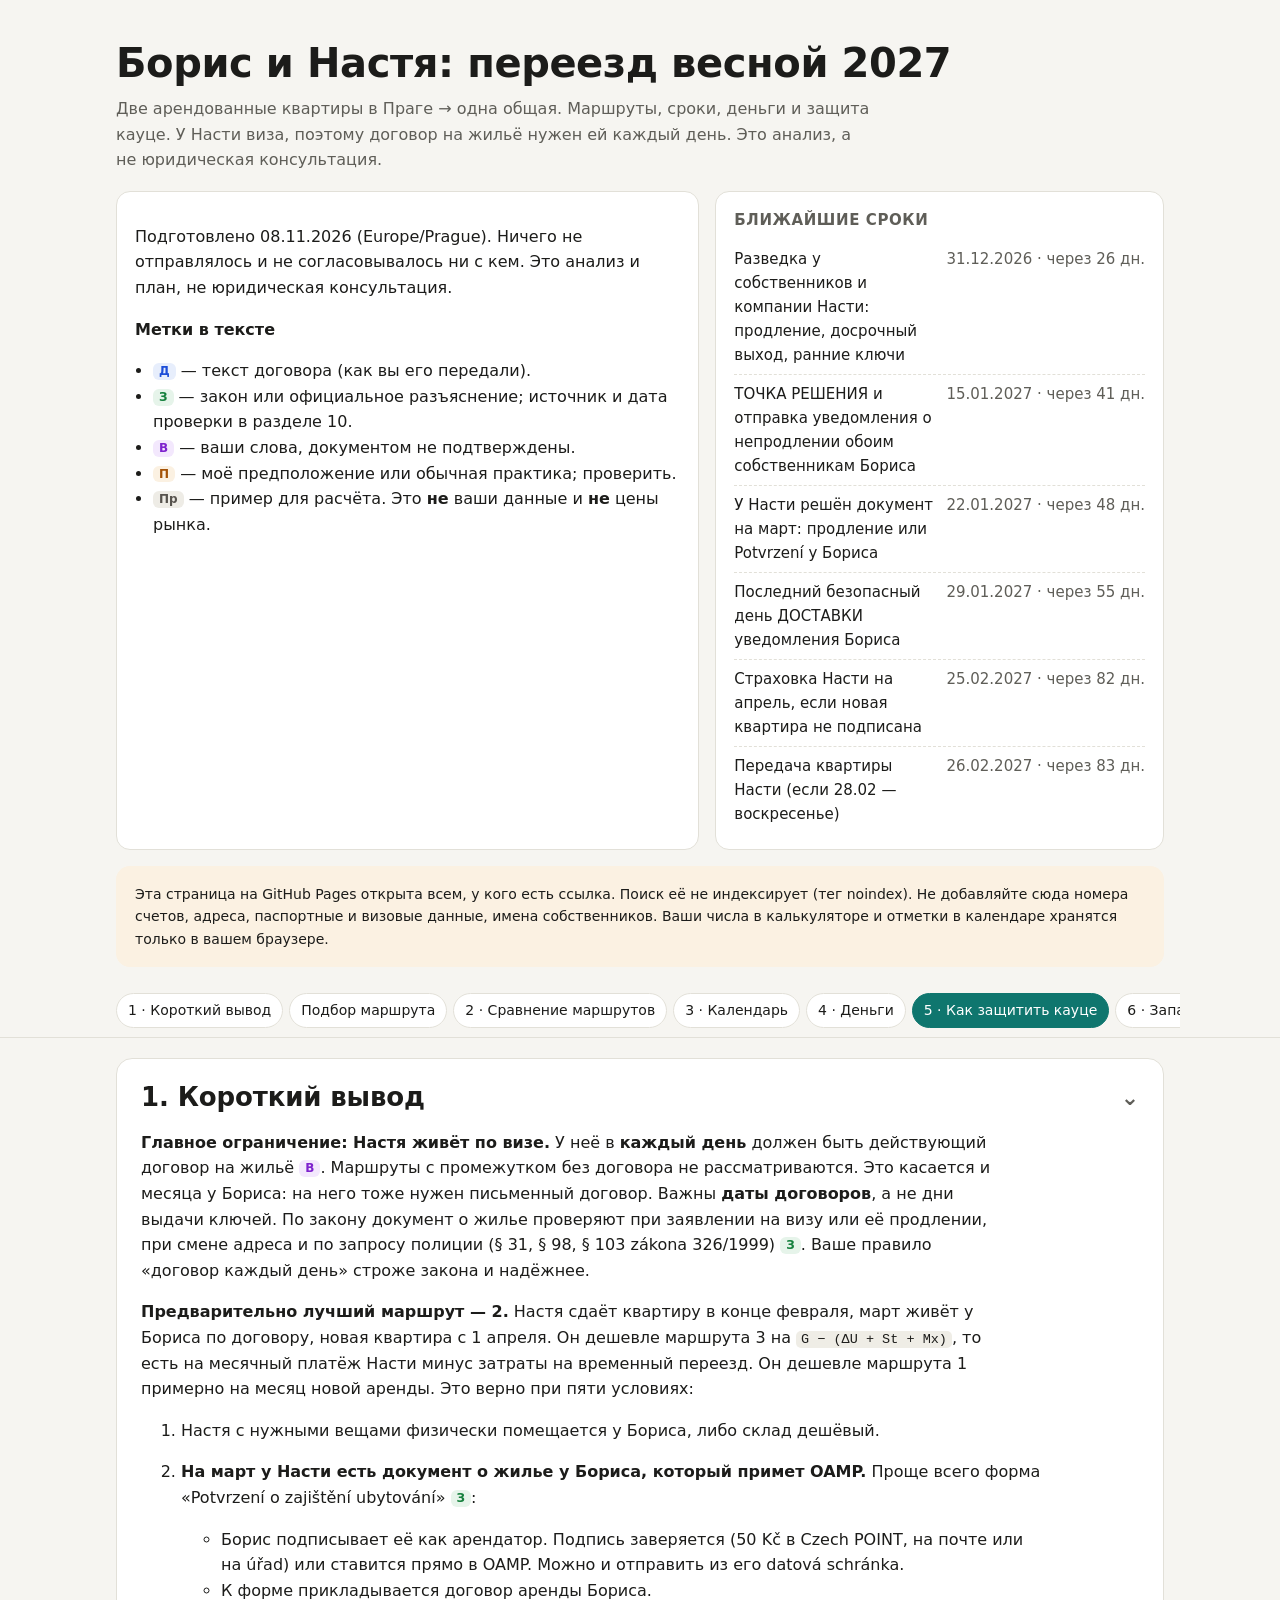
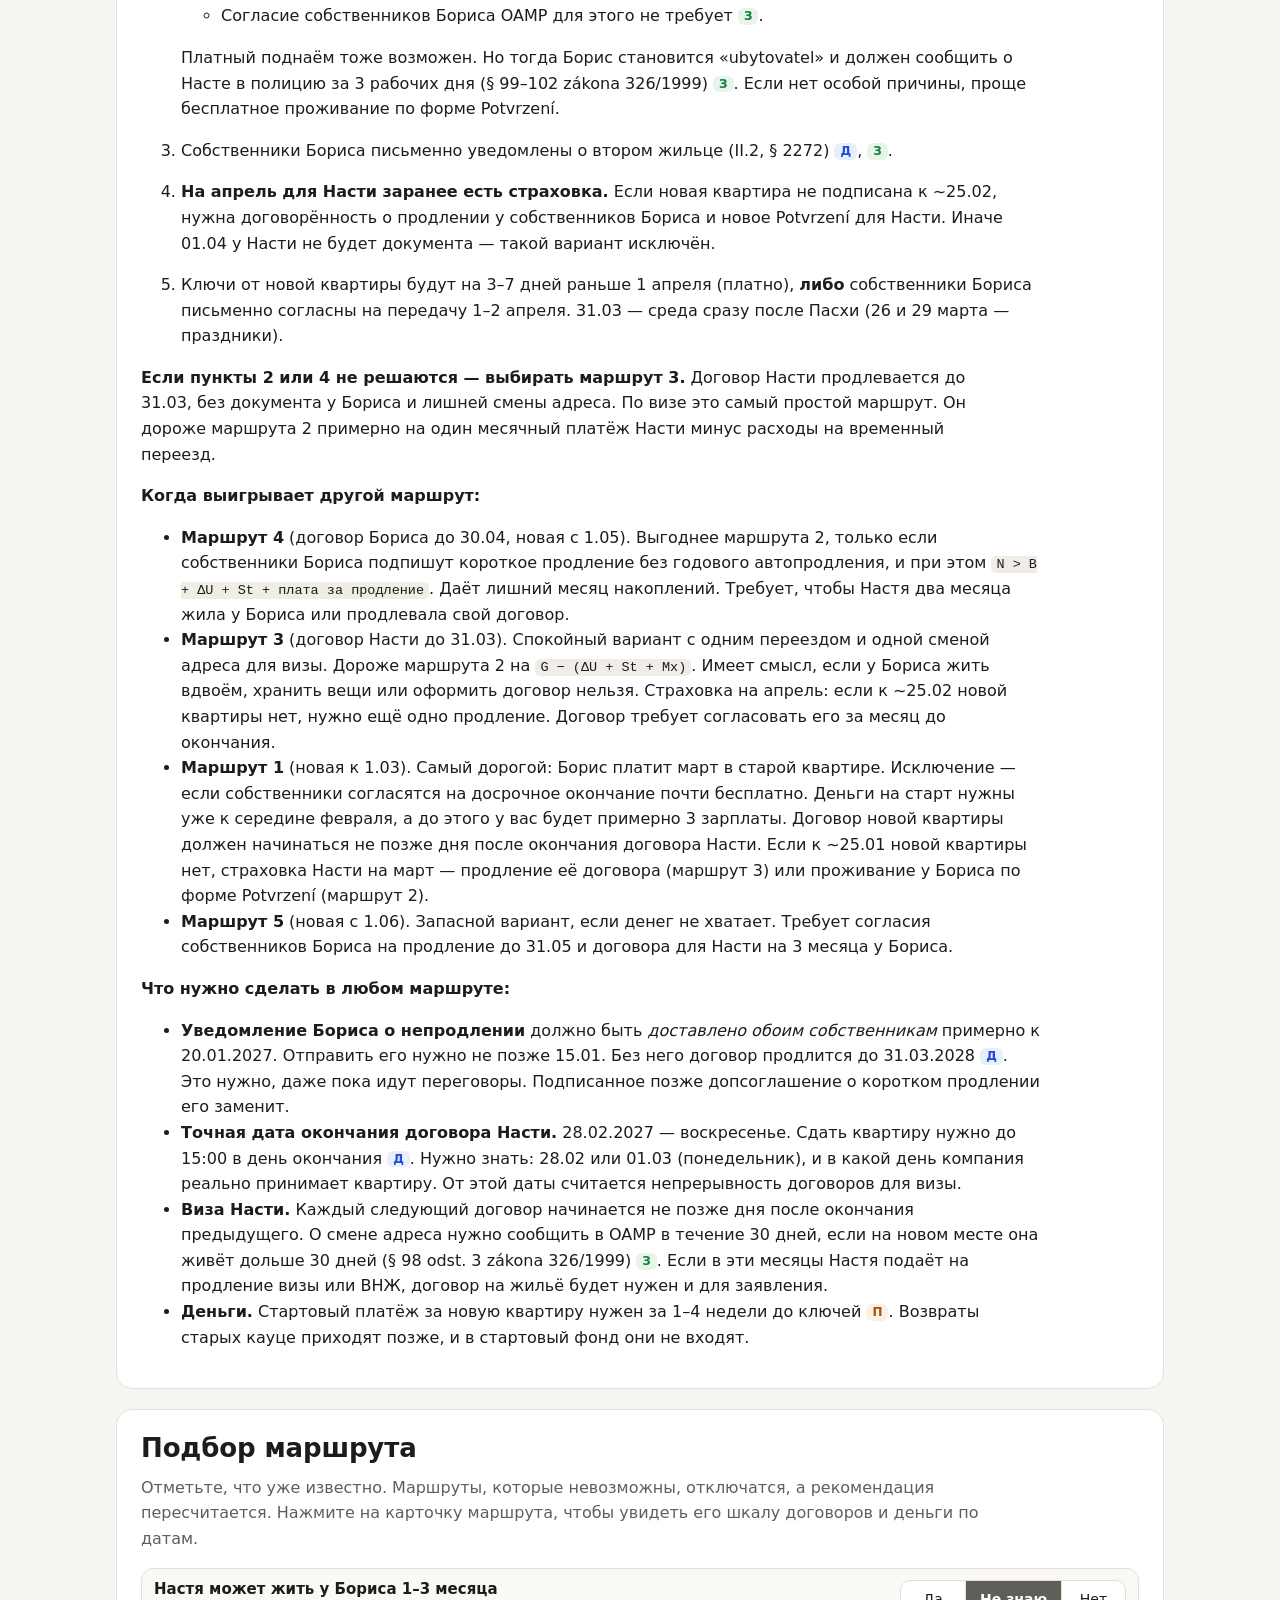
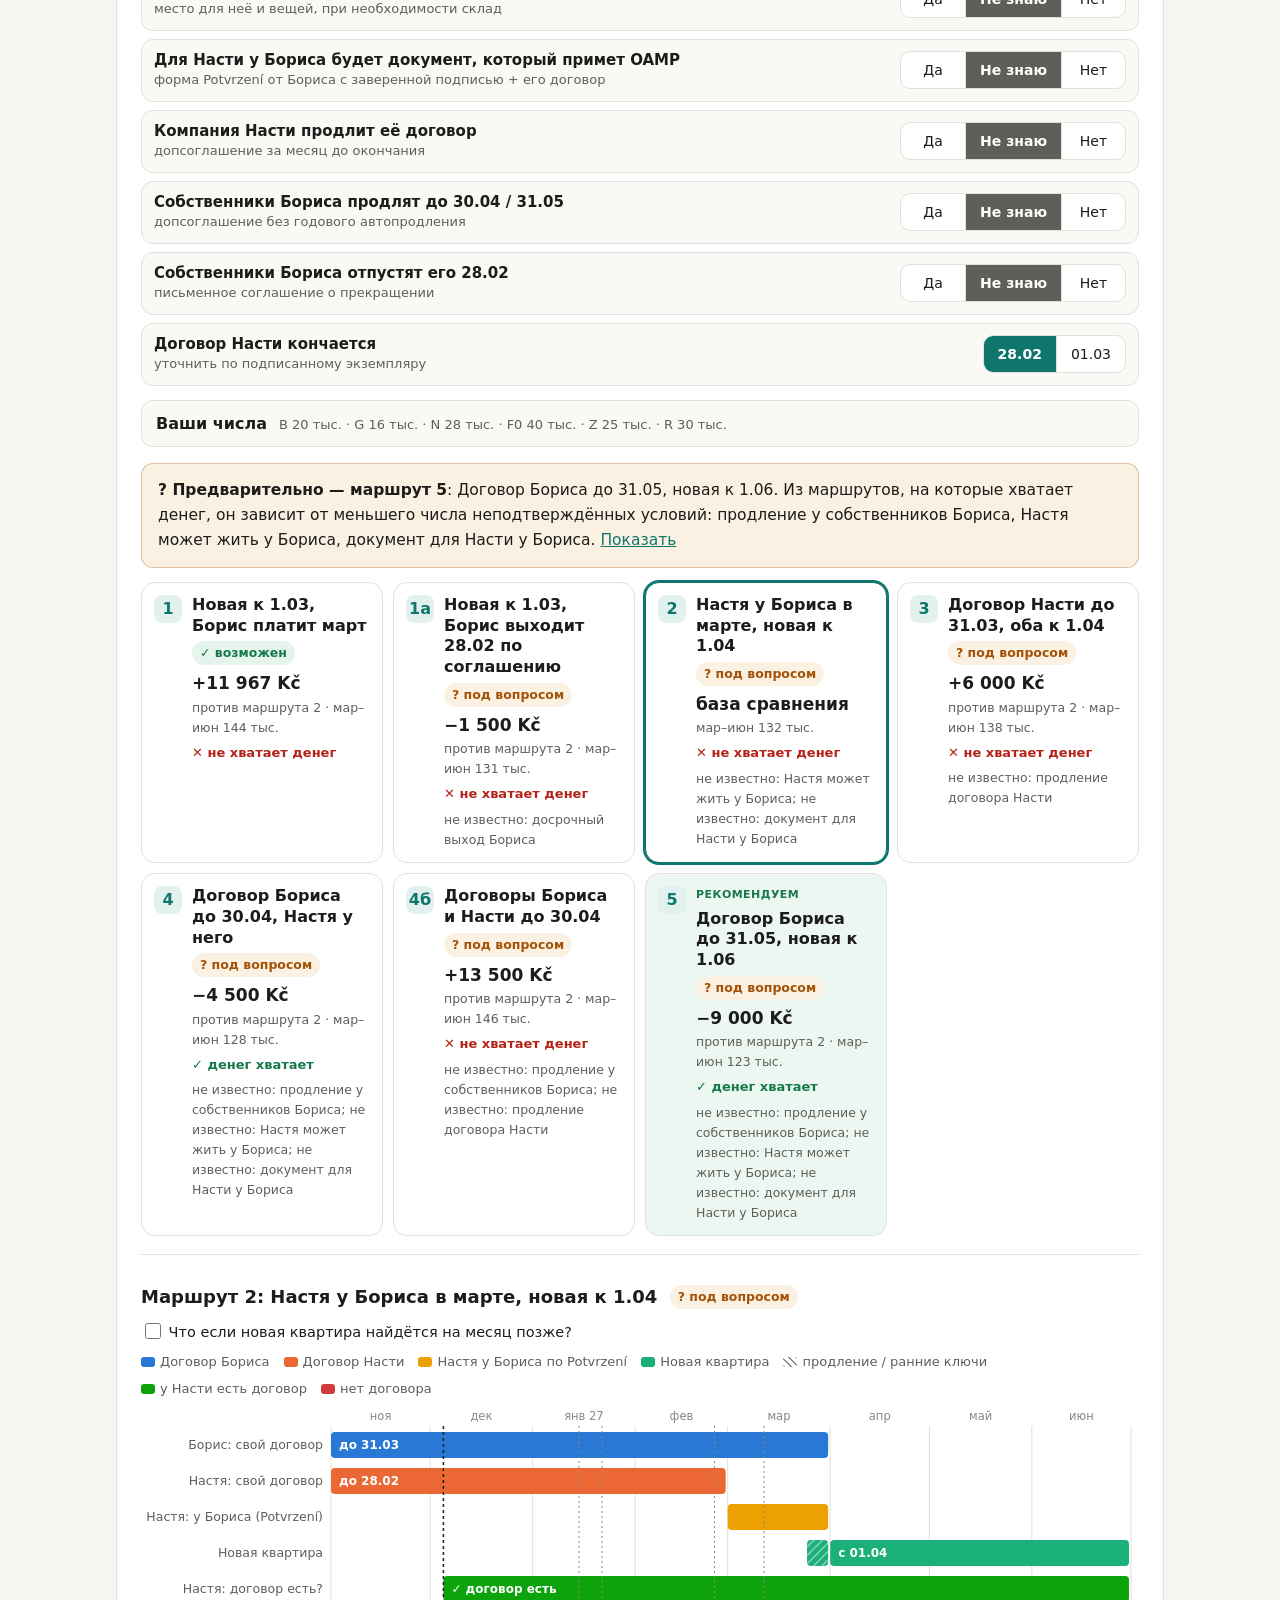
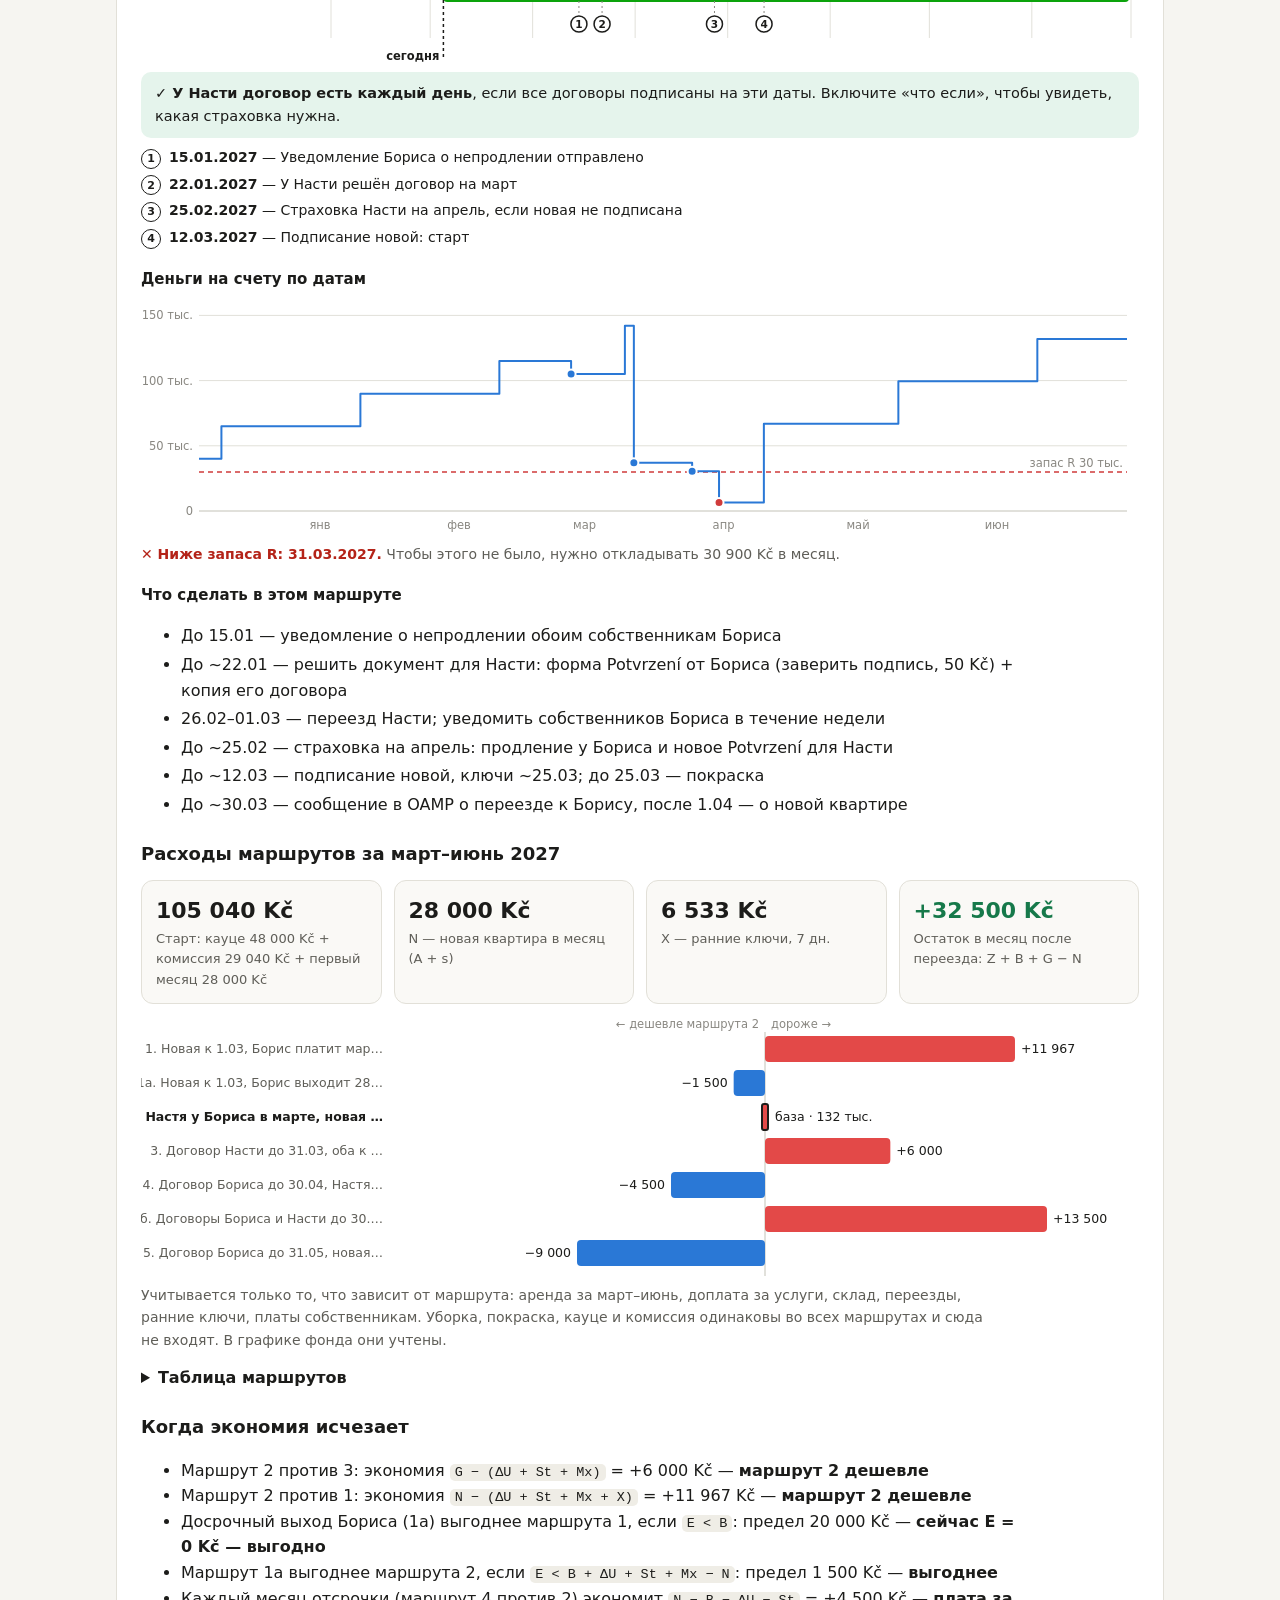
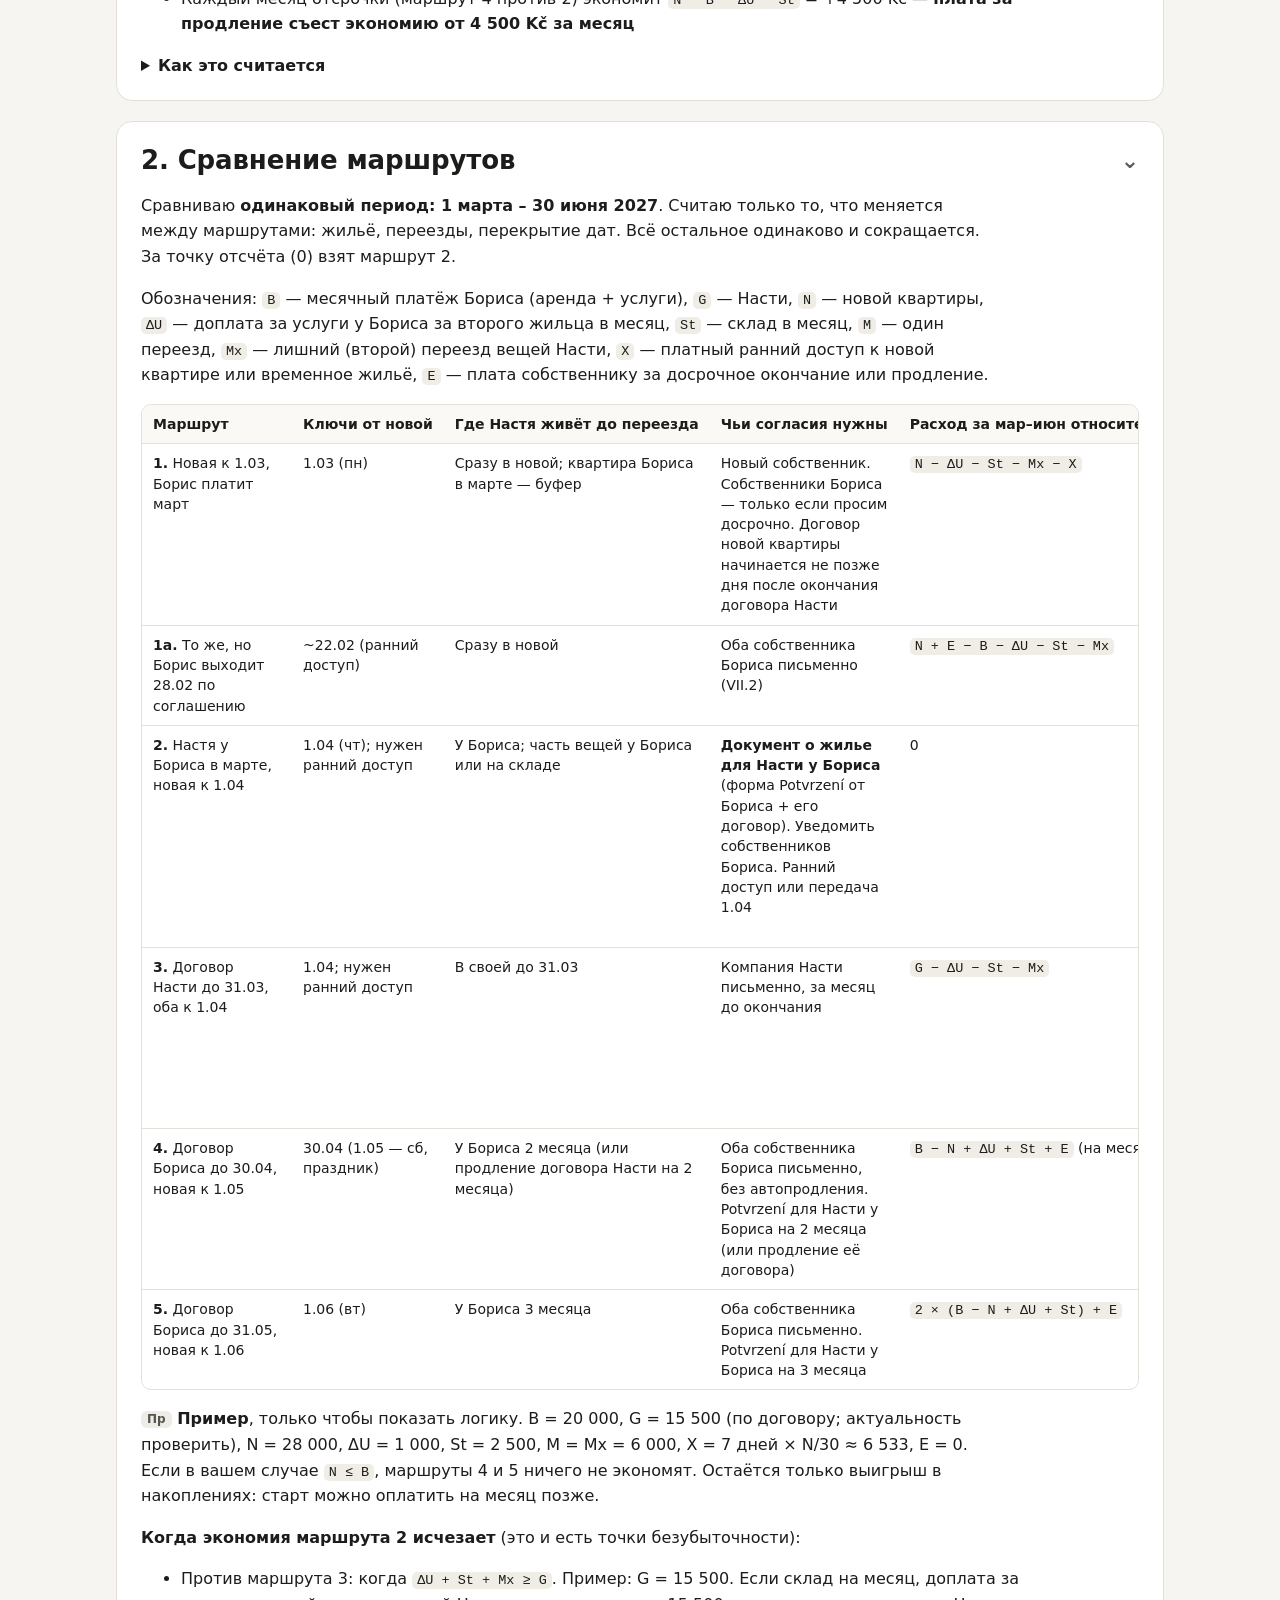
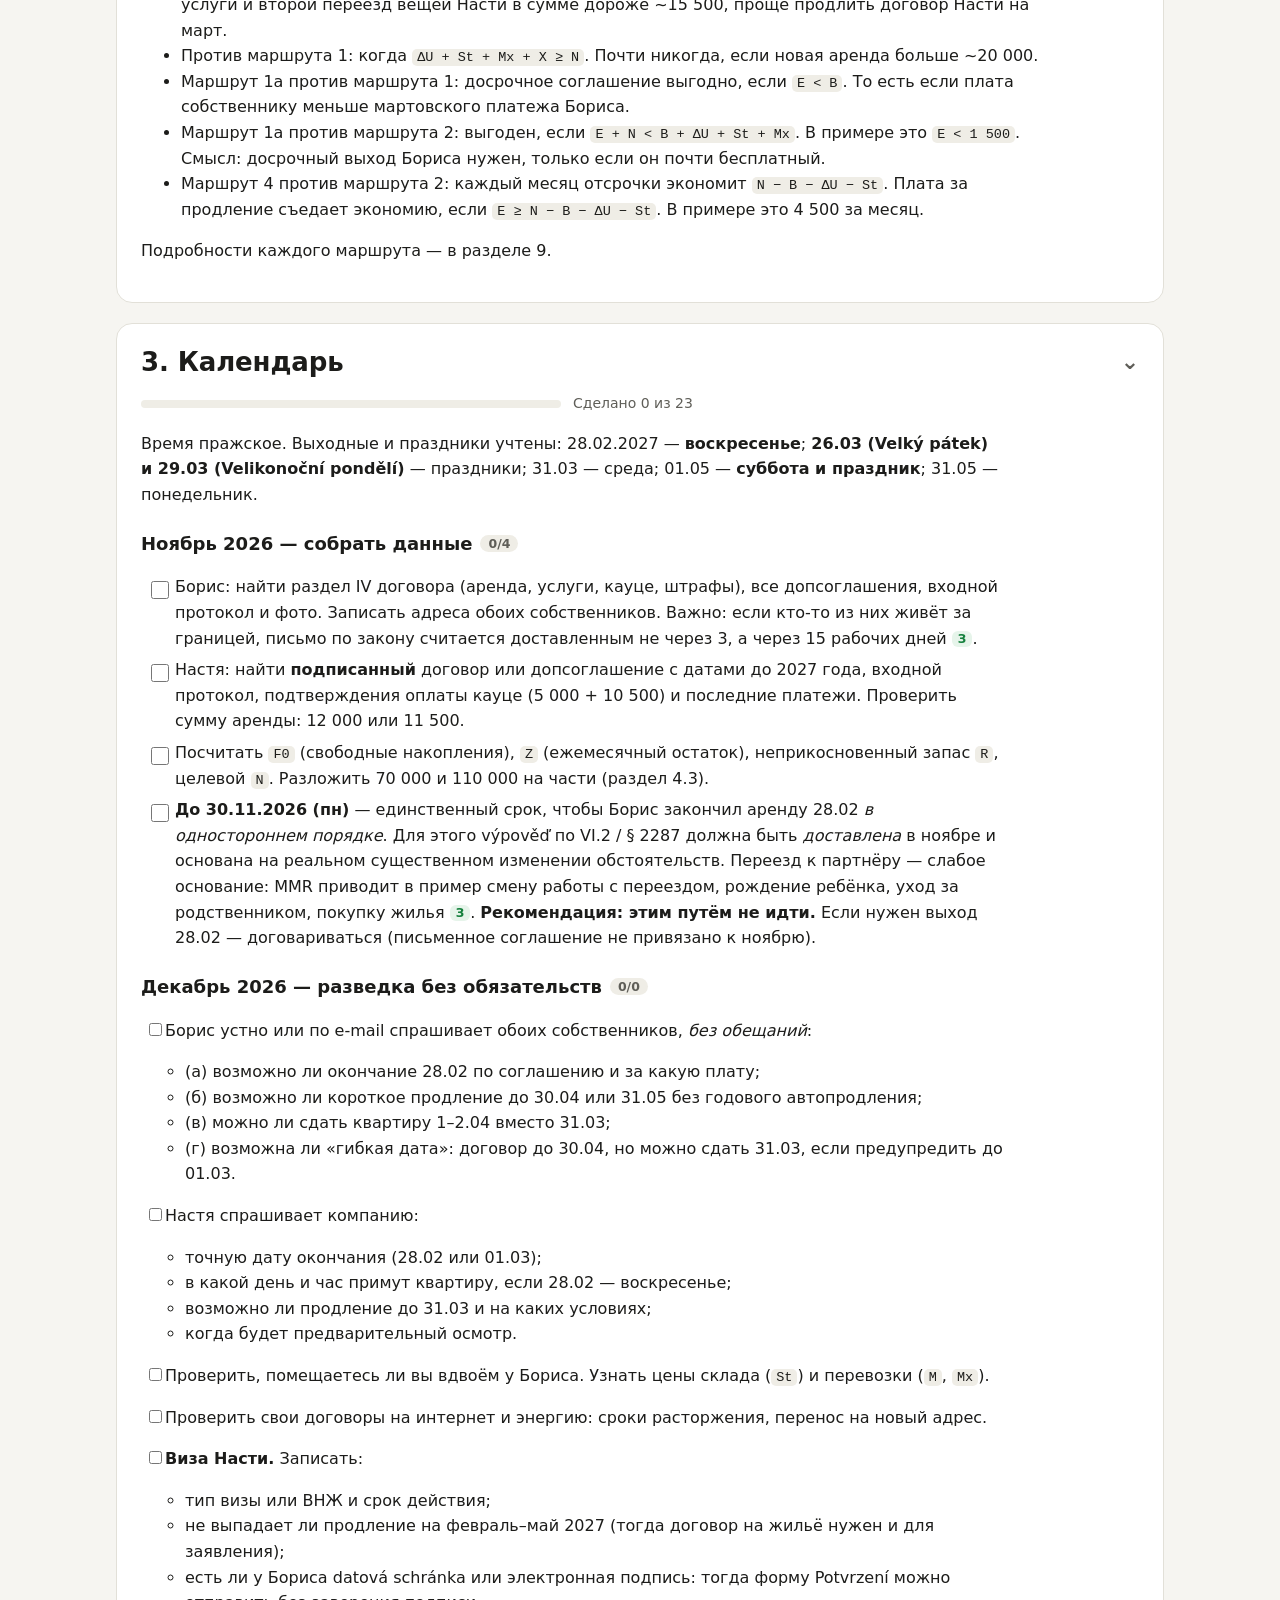
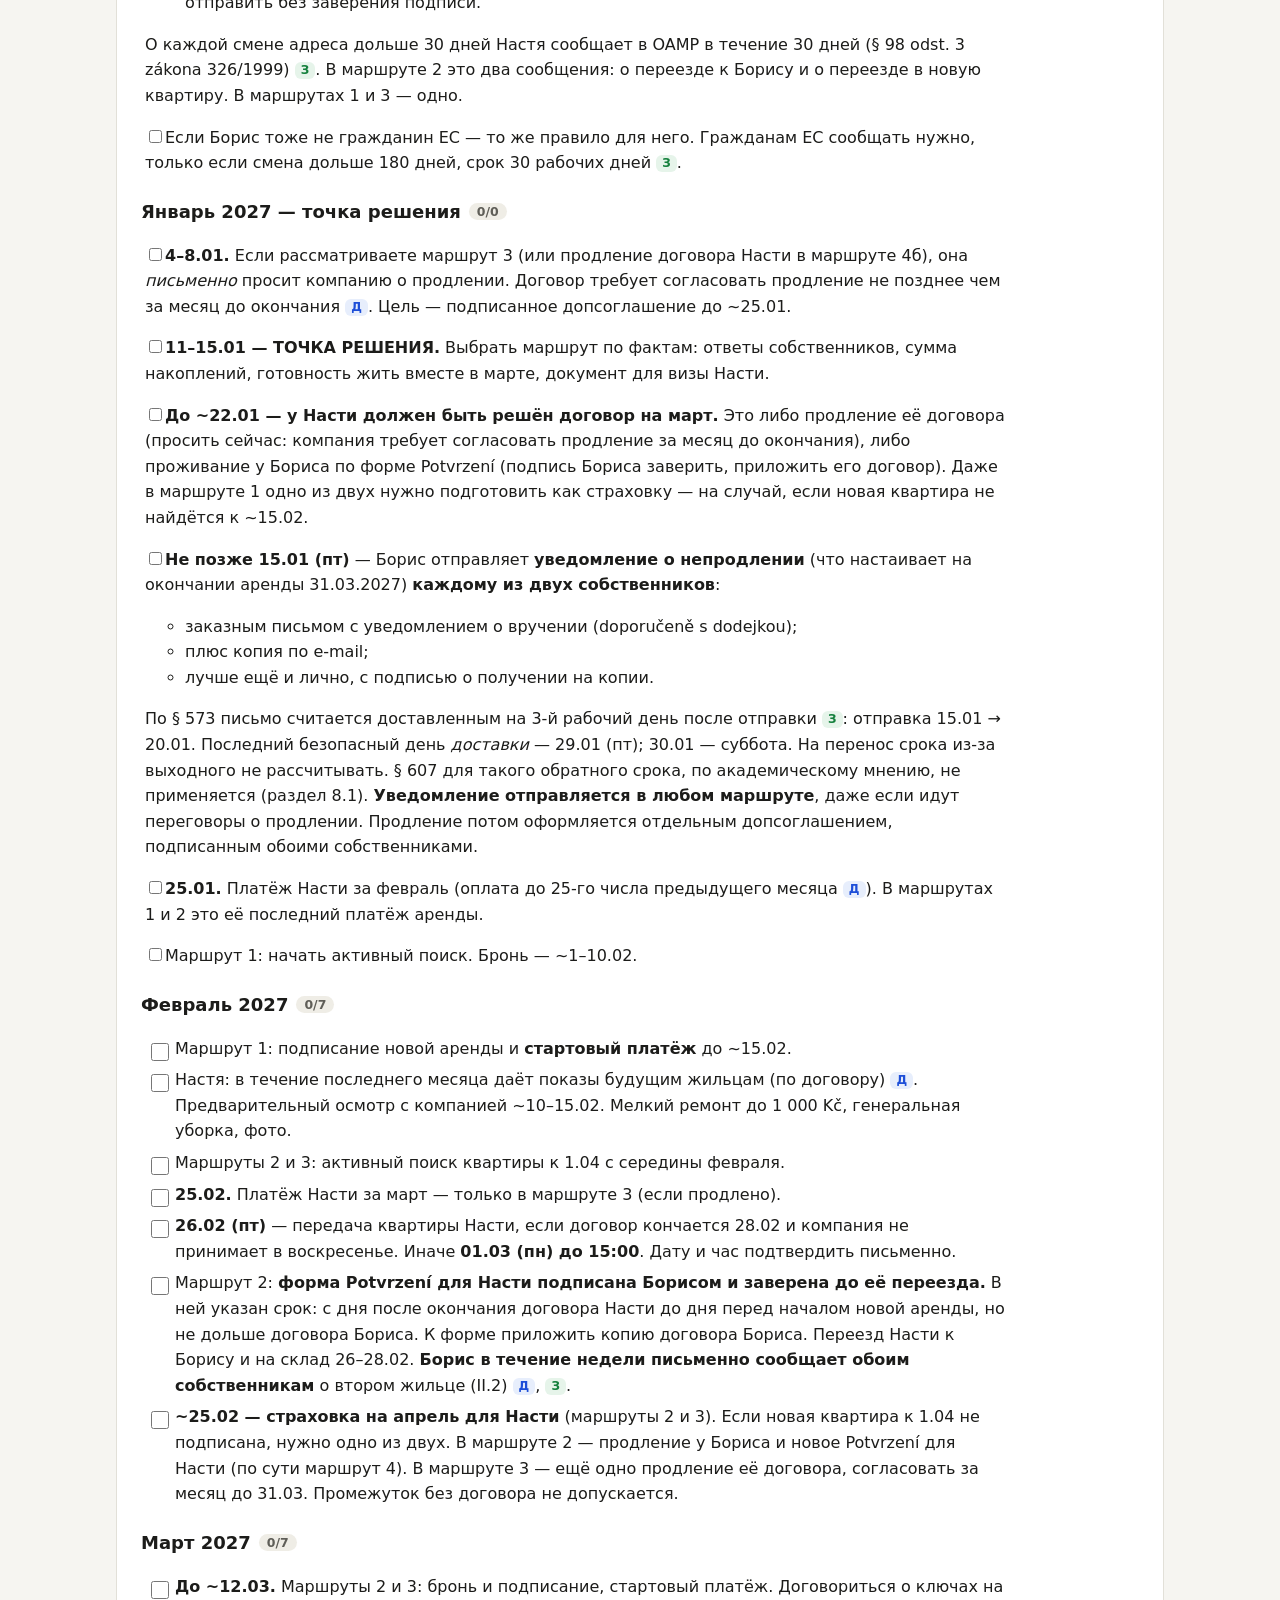
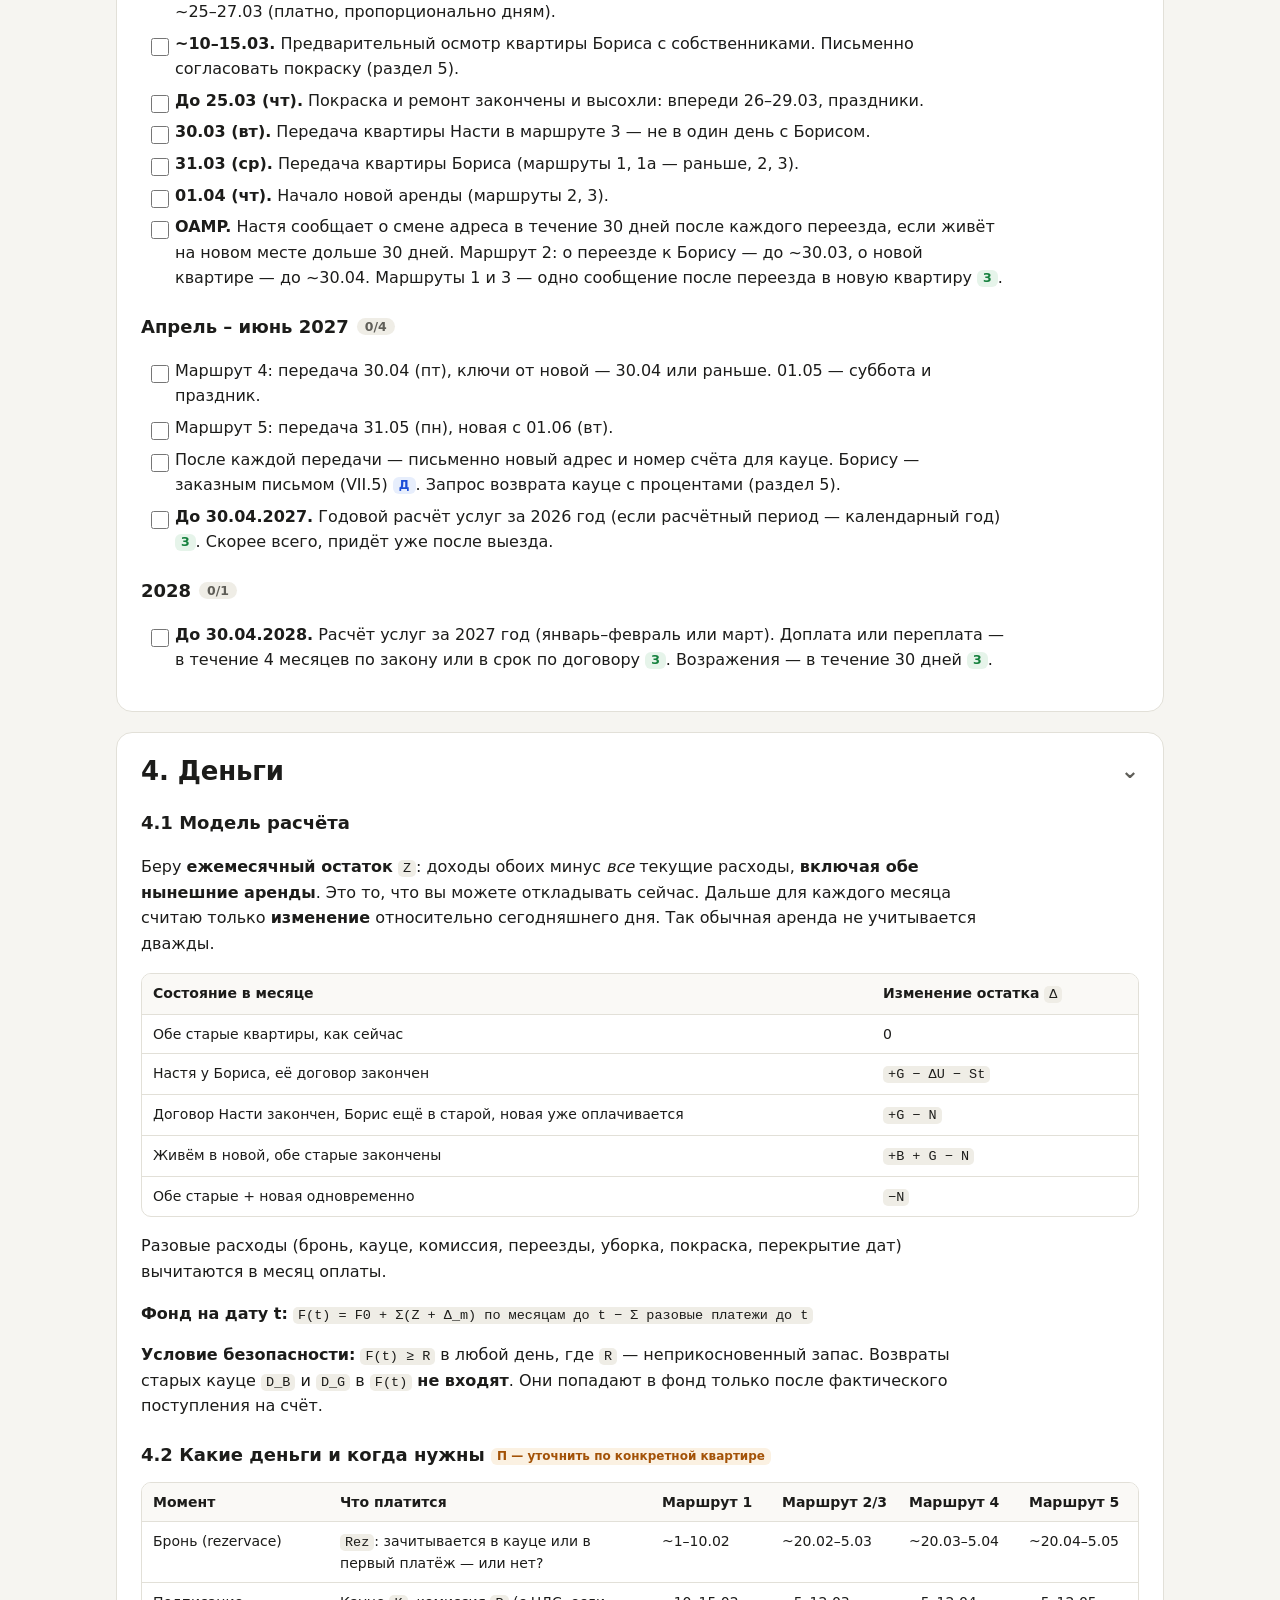
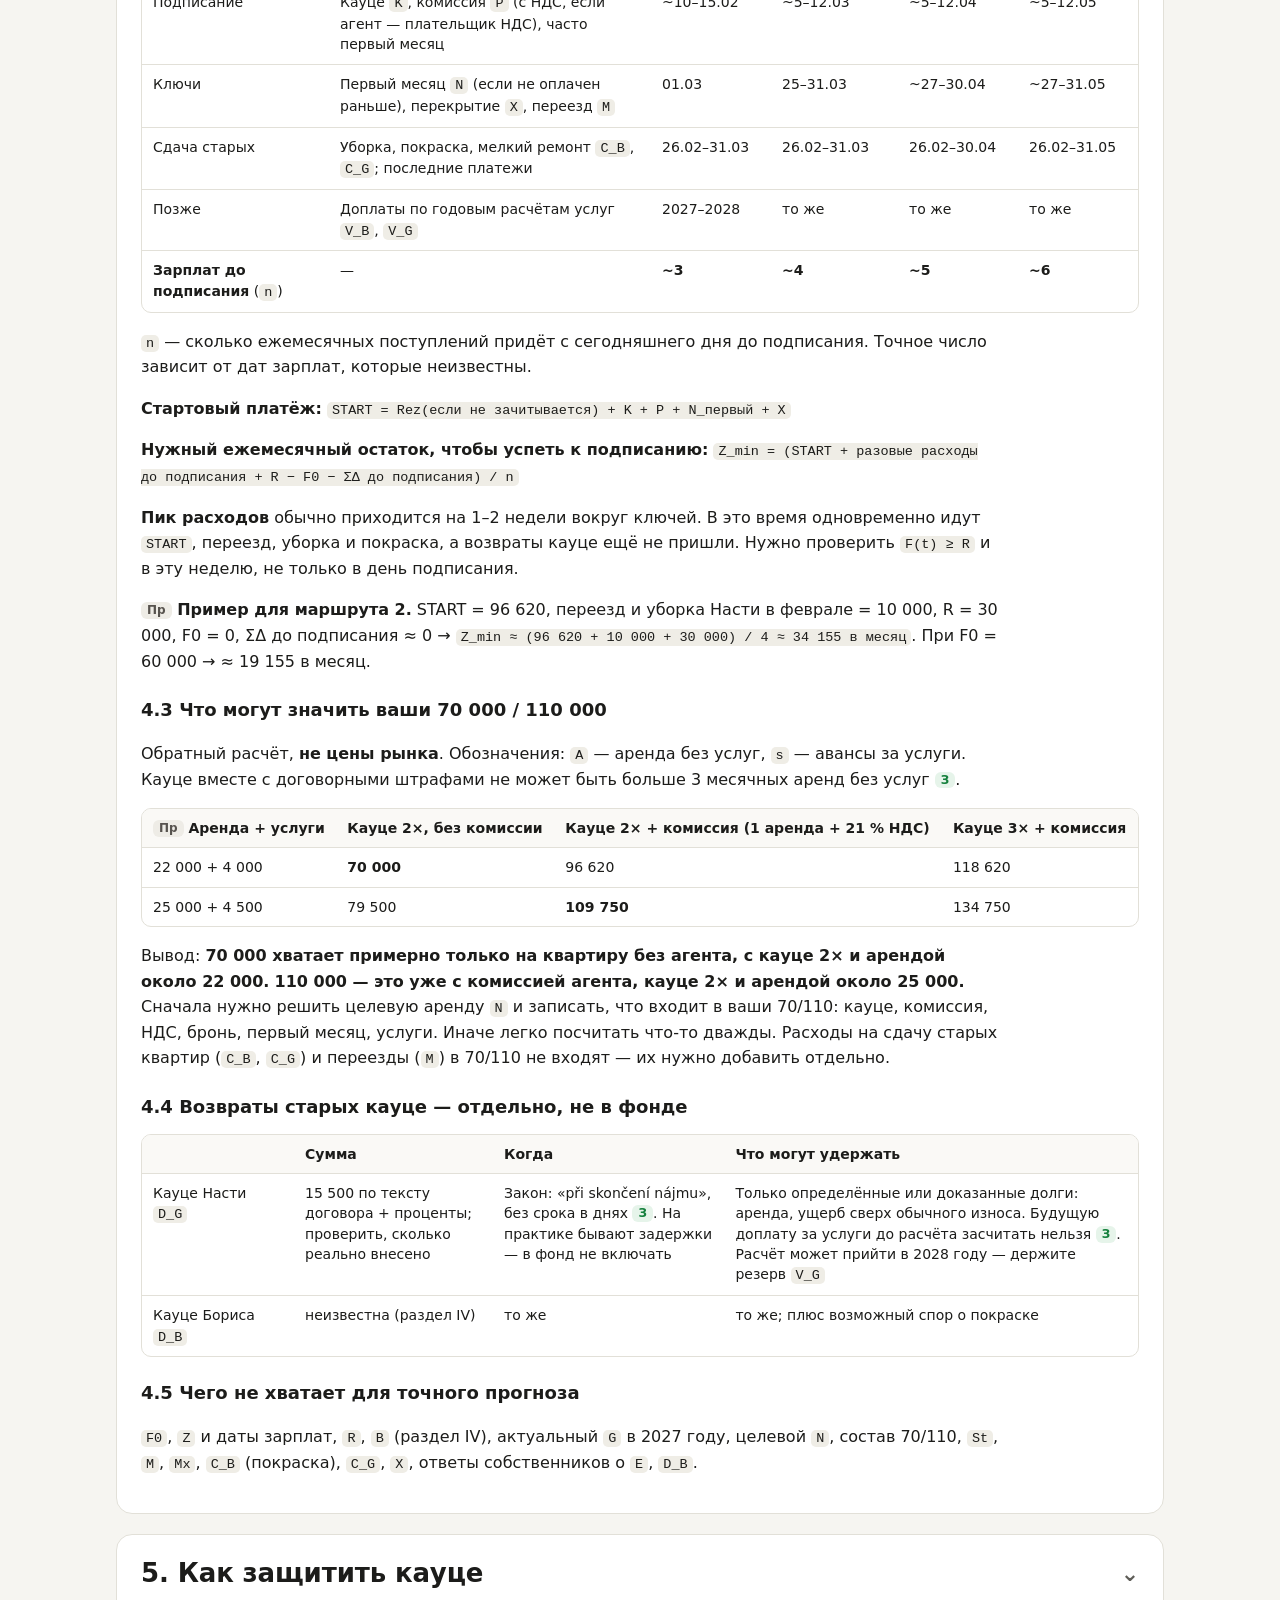
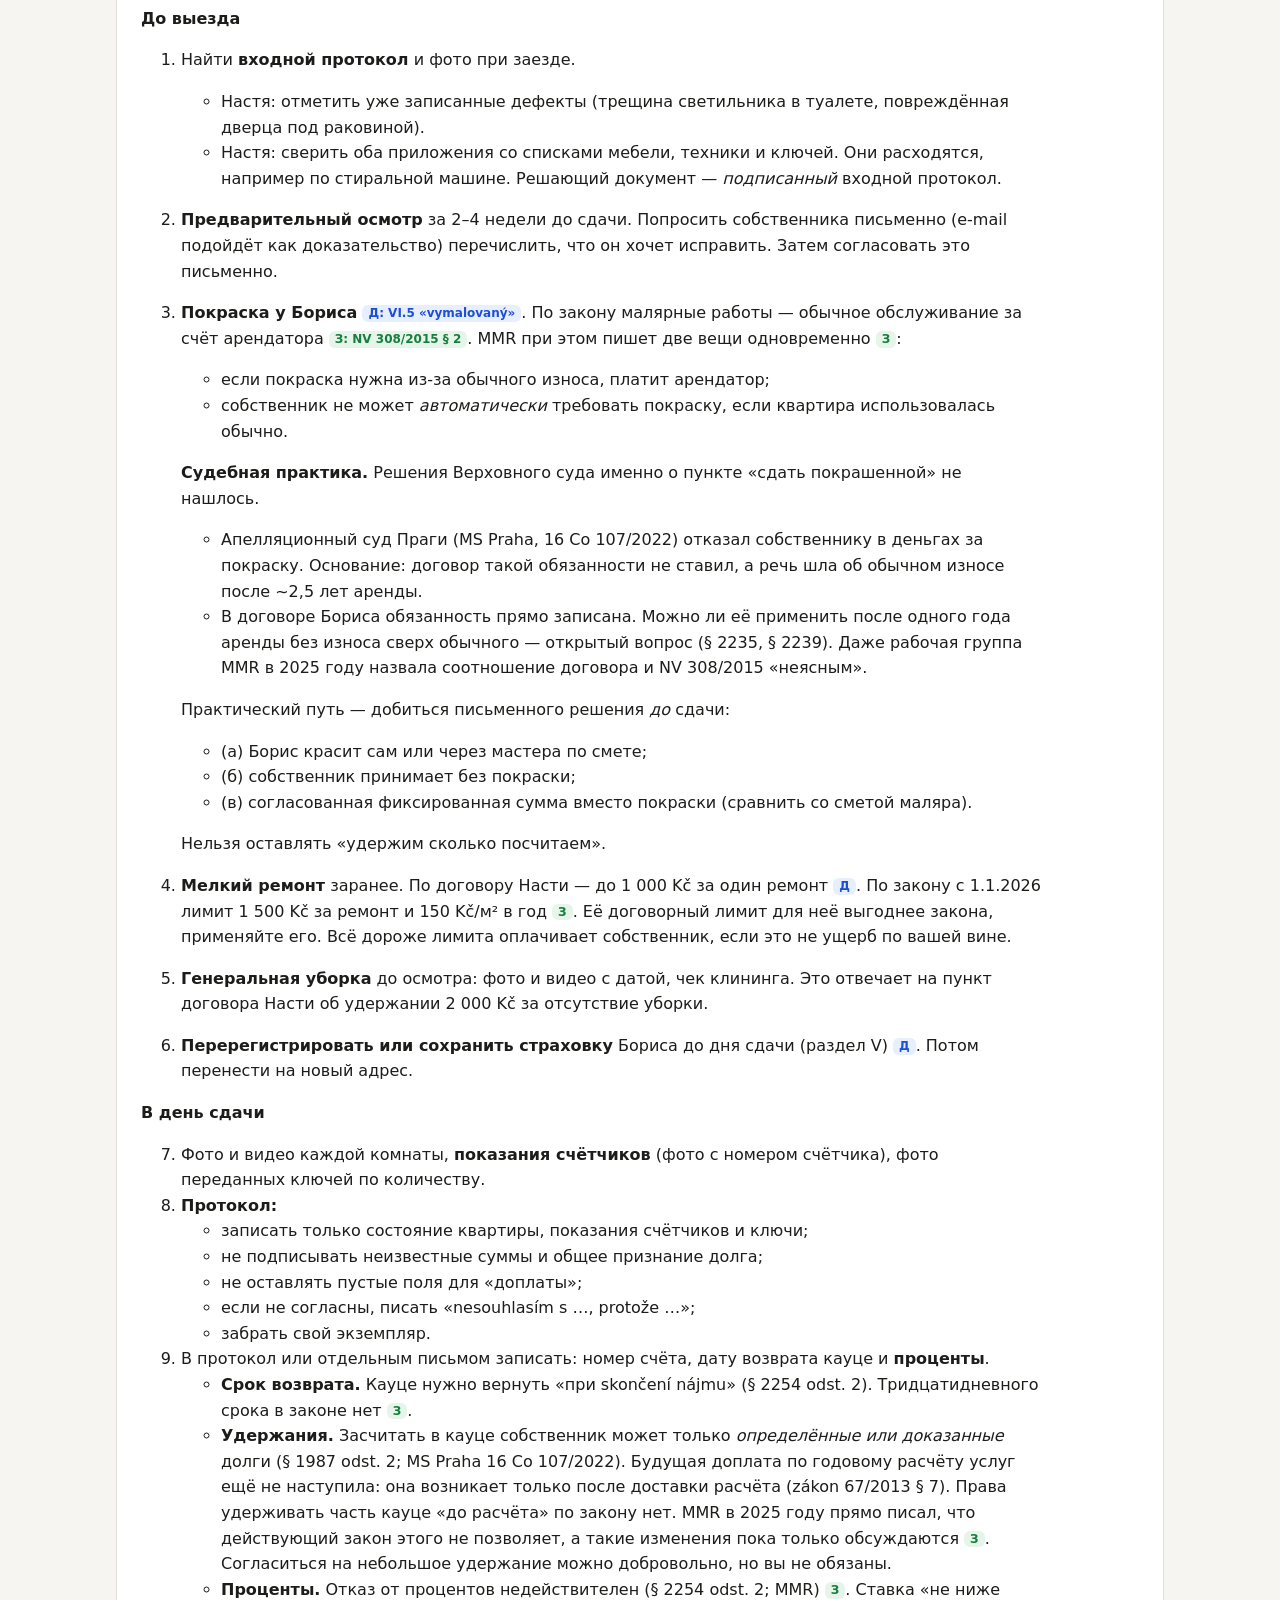
<file: index.html>
<!doctype html>
<html lang="ru">
<head>
<meta charset="utf-8">
<meta name="viewport" content="width=device-width, initial-scale=1">
<meta name="robots" content="noindex, nofollow">
<title>Переезд весной 2027</title>
<meta name="description" content="Совместный переезд в Праге весной 2027: маршруты, сроки, деньги, защита кауце.">
<style>
:root{
  --bg:#f6f5f1; --surface:#ffffff; --surface-2:#faf9f6; --text:#1c1c1a; --muted:#5f5e58; --line:#e2e0d8;
  --accent:#0f766e; --accent-soft:#e3f1ee; --warn:#a35207; --warn-soft:#fbf1e2; --bad:#b42318; --bad-soft:#fdecea;
  --good:#16794a; --good-soft:#e5f4ec; --code:#efede6;
  --t-d:#1d4ed8; --t-d-bg:#e7eefc; --t-z:#15803d; --t-z-bg:#e6f4ea; --t-v:#7e22ce; --t-v-bg:#f3e8fd;
  --t-p:#a35207; --t-p-bg:#fbf1e2; --t-pr:#57534e; --t-pr-bg:#eeece6;
  color-scheme: light;
}
@media (prefers-color-scheme: dark){
  :root:not([data-theme="light"]){
    --bg:#131312; --surface:#1c1c1a; --surface-2:#22221f; --text:#ecebe5; --muted:#a6a59d; --line:#34332e;
    --accent:#5fd4c4; --accent-soft:#16302c; --warn:#f0a33a; --warn-soft:#2f2412; --bad:#f2837a; --bad-soft:#3a1b18;
    --good:#5ccf8f; --good-soft:#15301f; --code:#2a2925;
    --t-d:#93b4ff; --t-d-bg:#1b2747; --t-z:#7fd69b; --t-z-bg:#173222; --t-v:#d3a6ff; --t-v-bg:#2d1d42;
    --t-p:#f0a33a; --t-p-bg:#2f2412; --t-pr:#c9c6bd; --t-pr-bg:#2a2925;
    color-scheme: dark;
  }
}
:root[data-theme="dark"]{
  --bg:#131312; --surface:#1c1c1a; --surface-2:#22221f; --text:#ecebe5; --muted:#a6a59d; --line:#34332e;
  --accent:#5fd4c4; --accent-soft:#16302c; --warn:#f0a33a; --warn-soft:#2f2412; --bad:#f2837a; --bad-soft:#3a1b18;
  --good:#5ccf8f; --good-soft:#15301f; --code:#2a2925;
  --t-d:#93b4ff; --t-d-bg:#1b2747; --t-z:#7fd69b; --t-z-bg:#173222; --t-v:#d3a6ff; --t-v-bg:#2d1d42;
  --t-p:#f0a33a; --t-p-bg:#2f2412; --t-pr:#c9c6bd; --t-pr-bg:#2a2925;
  color-scheme: dark;
}
*{box-sizing:border-box}
html{scroll-behavior:smooth; scroll-padding-top:64px}
body{margin:0; background:var(--bg); color:var(--text);
  font:16px/1.6 system-ui,-apple-system,"Segoe UI",Roboto,"Helvetica Neue",Arial,sans-serif;
  -webkit-text-size-adjust:100%; overflow-x:hidden}
a{color:var(--accent)}
.wrap{max-width:1080px; margin:0 auto; padding:0 16px}
header.hero{padding:40px 0 16px}
.hero h1{font-size:clamp(26px,4.5vw,40px); line-height:1.15; margin:0 0 10px; letter-spacing:-.01em}
.hero .lead{color:var(--muted); margin:0 0 14px; max-width:760px}
.hero-grid{display:grid; grid-template-columns:1.3fr 1fr; gap:16px; margin-top:18px}
@media (max-width:820px){.hero-grid{grid-template-columns:1fr}}
.panel{background:var(--surface); border:1px solid var(--line); border-radius:14px; padding:16px 18px}
.panel h3{margin:0 0 8px; font-size:15px; text-transform:uppercase; letter-spacing:.04em; color:var(--muted)}
.panel ul{margin:0; padding-left:18px}
.privacy{background:var(--warn-soft); border-color:transparent; color:var(--text); font-size:14px; margin-top:16px}
.deadlines{list-style:none; padding:0!important; margin:0}
.deadlines li{display:flex; justify-content:space-between; gap:12px; padding:7px 0; border-bottom:1px dashed var(--line); font-size:15px}
.deadlines li:last-child{border-bottom:0}
.deadlines .when{white-space:nowrap; font-variant-numeric:tabular-nums; color:var(--muted)}
.deadlines .soon .when{color:var(--warn); font-weight:600}
.deadlines .past{opacity:.5}
nav.toc{position:sticky; top:0; z-index:10; background:color-mix(in srgb,var(--bg) 88%,transparent);
  backdrop-filter:blur(8px); -webkit-backdrop-filter:blur(8px); border-bottom:1px solid var(--line)}
nav.toc .wrap{display:flex; gap:6px; overflow-x:auto; padding-top:10px; padding-bottom:10px; scrollbar-width:thin}
nav.toc a{flex:0 0 auto; text-decoration:none; color:var(--text); font-size:14px; padding:5px 11px;
  border:1px solid var(--line); border-radius:999px; background:var(--surface); white-space:nowrap}
nav.toc a.active{background:var(--accent); color:var(--surface); border-color:var(--accent)}
nav.toc .theme{margin-left:auto; cursor:pointer; font:inherit; font-size:14px; padding:5px 11px; border-radius:999px;
  border:1px solid var(--line); background:var(--surface); color:var(--text); flex:0 0 auto}
main{padding:20px 0 40px}
section.sec{background:var(--surface); border:1px solid var(--line); border-radius:16px; padding:22px 24px; margin:0 0 20px}
@media (max-width:600px){section.sec{padding:18px 14px; border-radius:12px}}
section.sec h2{margin:0 0 14px; font-size:clamp(21px,3vw,26px); line-height:1.25; letter-spacing:-.005em}
section.sec h3{margin:22px 0 8px; font-size:18px}
section.sec p, section.sec li{max-width:860px}
code{font:13.5px/1.4 ui-monospace,SFMono-Regular,Menlo,Consolas,monospace; background:var(--code); padding:1px 5px; border-radius:5px; overflow-wrap:anywhere}
.tw{overflow-x:auto; margin:12px 0; border:1px solid var(--line); border-radius:10px; -webkit-overflow-scrolling:touch}
table{border-collapse:collapse; width:100%; font-size:14px; line-height:1.45}
th,td{padding:9px 11px; text-align:left; vertical-align:top; border-bottom:1px solid var(--line)}
th{background:var(--surface-2); font-weight:600; white-space:nowrap}
tr:last-child td{border-bottom:0}
td{min-width:120px}
td:first-child{min-width:150px}
.tw table td code{white-space:nowrap}
ul.task-list, ul.contains-task-list{list-style:none; padding-left:4px}
li.task-list-item{position:relative; padding-left:30px; margin:6px 0}
li.task-list-item input[type=checkbox]{position:absolute; left:2px; top:4px; width:18px; height:18px; accent-color:var(--accent); cursor:pointer}
li.task-list-item.done{color:var(--muted)}
li.task-list-item.done > :not(input){text-decoration:line-through; text-decoration-thickness:1px}
.tag{display:inline-block; font-size:12px; font-weight:600; line-height:1.4; padding:0 6px; border-radius:6px; vertical-align:1px; white-space:normal}
.t-d{color:var(--t-d); background:var(--t-d-bg)} .t-z{color:var(--t-z); background:var(--t-z-bg)}
.t-v{color:var(--t-v); background:var(--t-v-bg)} .t-p{color:var(--t-p); background:var(--t-p-bg)}
.t-pr{color:var(--t-pr); background:var(--t-pr-bg)}
.pending{color:var(--warn)}
/* calculator */
.calc .note{background:var(--warn-soft); padding:10px 14px; border-radius:10px; font-size:15px}
.calc-grid{display:grid; grid-template-columns:repeat(auto-fit,minmax(240px,1fr)); gap:14px; margin:14px 0}
.calc fieldset{border:1px solid var(--line); border-radius:12px; padding:10px 14px 14px; margin:0; min-width:0; background:var(--surface-2)}
.calc legend{font-weight:600; padding:0 6px}
.calc label{display:block; font-size:14px; margin-top:10px; color:var(--muted)}
.calc label small{display:block; font-size:12px; opacity:.85}
.calc input[type=number]{display:block; width:100%; margin-top:4px; font:15px/1.3 inherit; font-variant-numeric:tabular-nums;
  padding:8px 10px; border:1px solid var(--line); border-radius:8px; background:var(--surface); color:var(--text)}
.calc input[type=number]:focus{outline:2px solid var(--accent); outline-offset:1px}
.calc label.chk{display:flex; gap:8px; align-items:center}
.calc label.chk input{width:18px; height:18px; accent-color:var(--accent)}
.calc-actions{display:flex; gap:10px; flex-wrap:wrap}
.btn{font:inherit; font-size:14px; padding:7px 14px; border-radius:8px; border:1px solid var(--line); background:var(--surface); color:var(--text); cursor:pointer}
.num{text-align:right; font-variant-numeric:tabular-nums; white-space:nowrap}
.ok{color:var(--good); font-weight:600} .ko{color:var(--bad); font-weight:600}
.best td{background:var(--good-soft)}
.kpis{display:grid; grid-template-columns:repeat(auto-fit,minmax(200px,1fr)); gap:12px; margin:12px 0}
.kpi{border:1px solid var(--line); border-radius:12px; padding:12px 14px; background:var(--surface-2)}
.kpi .v{font-size:22px; font-weight:650; font-variant-numeric:tabular-nums}
.kpi .l{font-size:13px; color:var(--muted)}
details{margin-top:14px} summary{cursor:pointer; font-weight:600}
footer{color:var(--muted); font-size:13px; padding:10px 0 40px}
@media print{nav.toc,.calc-actions{display:none} section.sec{break-inside:avoid-page; border:0; padding:0} body{background:#fff}}

/* viz tokens (validated reference palette: blue, orange, aqua, yellow) */
:root{ --s1:#2a78d6; --s2:#eb6834; --s3:#1baf7a; --s4:#eda100; --st-good:#0ca30c; --st-bad:#d03b3b; --st-warn:#fab219;
  --g-line:#e1e0d9; --g-axis:#c3c2b7; --g-muted:#898781; --bar-soft:#9ec5f4; --div-pos:#e34948; --bar-off:#d9d7cf; --hatch:rgba(255,255,255,.55); --hatch2:rgba(11,11,11,.18); }
@media (prefers-color-scheme: dark){ :root:not([data-theme="light"]){ --s1:#3987e5; --s2:#d95926; --s3:#199e70; --s4:#c98500;
  --g-line:#2c2c2a; --g-axis:#383835; --bar-soft:#184f95; --div-pos:#e66767; --bar-off:#3a3935; --hatch:rgba(0,0,0,.35); --hatch2:rgba(255,255,255,.18); } }
:root[data-theme="dark"]{ --s1:#3987e5; --s2:#d95926; --s3:#199e70; --s4:#c98500; --g-line:#2c2c2a; --g-axis:#383835; --bar-soft:#184f95; --div-pos:#e66767; --bar-off:#3a3935; --hatch:rgba(0,0,0,.35); --hatch2:rgba(255,255,255,.18); }
.tool{border-color:color-mix(in srgb,var(--accent) 35%,var(--line))}
.intro-line{color:var(--muted); margin-top:-4px}
.cond{display:grid; gap:8px; margin:14px 0}
.crow{display:grid; grid-template-columns:1fr auto; gap:10px 16px; align-items:center; padding:10px 12px; border:1px solid var(--line); border-radius:12px; background:var(--surface-2)}
@media (max-width:600px){ .crow{grid-template-columns:1fr} }
.clabel b{display:block; font-weight:600; font-size:15px; line-height:1.35}
.clabel small{display:block; color:var(--muted); font-size:13px}
.seg{display:inline-flex; border:1px solid var(--line); border-radius:10px; overflow:hidden; background:var(--surface)}
.seg button{font:inherit; font-size:14px; padding:7px 14px; border:0; background:transparent; color:var(--text); cursor:pointer; min-width:64px}
.seg button + button{border-left:1px solid var(--line)}
.seg button[aria-pressed="true"]{background:var(--accent); color:var(--surface); font-weight:600}
.seg button.sv-yes[aria-pressed="true"]{background:var(--good); color:#fff}
.seg button.sv-no[aria-pressed="true"]{background:var(--bad); color:#fff}
.seg button.sv-q[aria-pressed="true"]{background:var(--muted); color:var(--surface)}
details.inputs{border:1px solid var(--line); border-radius:12px; padding:10px 14px; background:var(--surface-2); margin:10px 0 16px}
details.inputs > summary{display:flex; flex-wrap:wrap; gap:4px 12px; align-items:baseline}
.sum-line{font-weight:400; color:var(--muted); font-size:13px; font-variant-numeric:tabular-nums}
.rec{padding:14px 16px; border-radius:12px; margin:8px 0 14px; font-size:15.5px; border:1px solid transparent}
.rec.good{background:var(--good-soft); border-color:color-mix(in srgb,var(--good) 30%,transparent)}
.rec.warn{background:var(--warn-soft); border-color:color-mix(in srgb,var(--warn) 30%,transparent)}
.rec.bad{background:var(--bad-soft); border-color:color-mix(in srgb,var(--bad) 30%,transparent)}
button.link{font:inherit; color:var(--accent); background:none; border:0; padding:0; text-decoration:underline; cursor:pointer}
.cards{display:grid; grid-template-columns:repeat(auto-fill,minmax(230px,1fr)); gap:10px; margin-bottom:18px}
.card{position:relative; text-align:left; font:inherit; color:var(--text); background:var(--surface); border:1px solid var(--line); border-radius:14px; padding:12px 14px 12px 50px; cursor:pointer; display:flex; flex-direction:column; gap:5px; transition:border-color .15s, box-shadow .15s}
.card:hover{border-color:var(--accent)}
.card.sel{border-color:var(--accent); box-shadow:0 0 0 2px var(--accent)}
.card.s-no{opacity:.55}
.card.best{background:color-mix(in srgb,var(--good-soft) 70%,var(--surface))}
.cnum{position:absolute; left:12px; top:12px; width:28px; height:28px; border-radius:8px; display:grid; place-items:center; font-weight:700; background:var(--accent-soft); color:var(--accent)}
.badge{align-self:flex-start; font-size:11px; font-weight:700; letter-spacing:.04em; text-transform:uppercase; color:var(--good)}
.cname{font-weight:600; line-height:1.3}
.chip{display:inline-block; align-self:flex-start; font-size:12.5px; font-weight:600; padding:2px 8px; border-radius:999px}
.c-ok{background:var(--good-soft); color:var(--good)} .c-q{background:var(--warn-soft); color:var(--warn)} .c-no{background:var(--bad-soft); color:var(--bad)}
h3 .chip{vertical-align:2px; margin-left:6px}
.cmoney b{font-size:17px; font-variant-numeric:tabular-nums} .cmoney small{display:block; color:var(--muted); font-size:12.5px}
.cfund{font-size:13px; font-weight:600}
.cwhy{font-size:12.5px; color:var(--muted)}
.detail{border-top:1px solid var(--line); padding-top:6px; margin-bottom:10px}
.detail h4{margin:18px 0 6px; font-size:15px}
.risk-toggle{margin:4px 0 8px; font-size:14.5px} .risk-toggle input{accent-color:var(--bad); width:16px; height:16px; vertical-align:-2px}
.legend{display:flex; flex-wrap:wrap; gap:6px 14px; font-size:13px; color:var(--muted); margin:6px 0}
.legend i{display:inline-block; width:14px; height:10px; border-radius:3px; margin-right:5px; vertical-align:-1px}
.sw.s1{background:var(--s1)} .sw.s2{background:var(--s2)} .sw.s3{background:var(--s3)} .sw.s4{background:var(--s4)}
.sw.good{background:var(--st-good)} .sw.bad{background:var(--st-bad)}
.sw.hatch{background:repeating-linear-gradient(45deg,var(--g-muted) 0 2px,transparent 2px 5px)}
.viz{width:100%; overflow:hidden}
.viz svg{display:block; max-width:100%; height:auto; font-family:inherit}
.viz .grid{stroke:var(--g-line); stroke-width:1} .viz .base{stroke:var(--g-axis); stroke-width:1}
.viz .ax{fill:var(--g-muted); font-size:11.5px} .viz .tday{fill:var(--text); font-weight:600}
.viz .rl{fill:var(--muted); font-size:12.5px} .viz .rl.strong{fill:var(--text); font-weight:700}
.viz .in{fill:#fff; font-size:12px; font-weight:600; pointer-events:none} .viz .in.dark{fill:#0b0b0b}
.viz .none{fill:var(--g-muted); font-size:12px; font-style:italic}
.viz rect.s1{fill:var(--s1)} .viz rect.s2{fill:var(--s2)} .viz rect.s3{fill:var(--s3)} .viz rect.s4{fill:var(--s4)}
.viz rect.good{fill:var(--st-good)} .viz rect.bad{fill:var(--st-bad)}
.viz .hl{stroke:var(--hatch); stroke-width:2.5} .viz .hl2{stroke:var(--hatch2); stroke-width:2.5}
.viz .today{stroke:var(--text); stroke-width:1.5; stroke-dasharray:3 3}
.viz .msl{stroke:var(--g-muted); stroke-width:1; stroke-dasharray:2 3}
.viz .msc{fill:var(--surface); stroke:var(--text); stroke-width:1.5} .viz .msn{fill:var(--text); font-size:10.5px; font-weight:700}
.viz .rline{stroke:var(--st-bad); stroke-width:1.5; stroke-dasharray:5 4}
.viz .fline{fill:none; stroke:var(--s1); stroke-width:2; stroke-linejoin:round}
.viz .mk{fill:var(--s1); stroke:var(--surface); stroke-width:2} .viz .mk.bad{fill:var(--st-bad)}
.viz .xh{stroke:var(--g-axis); stroke-width:1} .viz .xhd{fill:var(--s1); stroke:var(--surface); stroke-width:2}
.viz .bar.neg{fill:var(--s1)} .viz .bar.pos{fill:var(--div-pos)} .viz .bar.off{fill:var(--bar-off)} .viz .bar.on{stroke:var(--text); stroke-width:2}
.viz .vl{fill:var(--text); font-size:12.5px; font-variant-numeric:tabular-nums}
.viz .cbar:hover .bar{opacity:.85}
.viz-note{font-size:14px; color:var(--muted); margin:6px 0 0}
.tip{position:absolute; z-index:50; background:var(--surface); color:var(--text); border:1px solid var(--line); border-radius:10px; padding:8px 10px; font-size:13px; line-height:1.45; box-shadow:0 6px 24px rgba(0,0,0,.14); pointer-events:none; max-width:260px}
.visa{padding:10px 14px; border-radius:10px; font-size:14.5px; margin:8px 0}
.visa.good{background:var(--good-soft)} .visa.bad{background:var(--bad-soft)}
ol.ms{list-style:none; padding:0; margin:8px 0; display:grid; gap:4px; font-size:14px}
.mnum{display:inline-grid; place-items:center; width:20px; height:20px; border-radius:50%; border:1.5px solid var(--text); font-size:11px; font-weight:700; margin-right:8px}
ul.steps li{margin:3px 0}
/* collapsible sections */
section.sec h2 .fold{all:unset; cursor:pointer; display:flex; width:100%; justify-content:space-between; align-items:center; gap:12px}
section.sec h2 .fold:focus-visible{outline:2px solid var(--accent); outline-offset:4px; border-radius:6px}
.chev{font-size:22px; color:var(--muted); transition:transform .2s; line-height:1}
section.sec.closed .chev{transform:rotate(-90deg)}
section.sec.closed .sec-body{display:none}
section.sec.closed h2{margin-bottom:0}
.progress{display:flex; align-items:center; gap:12px; margin:0 0 12px}
.pbar{flex:1; height:8px; border-radius:99px; background:var(--code); overflow:hidden; max-width:420px}
.pbar span{display:block; height:100%; background:var(--good); border-radius:99px; transition:width .3s}
.ptext{font-size:14px; color:var(--muted); white-space:nowrap}
h3 .cnt{font-size:12.5px; font-weight:600; color:var(--muted); background:var(--code); border-radius:99px; padding:1px 8px; margin-left:8px; vertical-align:2px}
h3 .cnt.full{background:var(--good-soft); color:var(--good)}
</style>
</head>
<body>
<header class="hero"><div class="wrap">
  <h1>Борис и Настя: переезд весной 2027</h1>
  <p class="lead">Две арендованные квартиры в Праге → одна общая. Маршруты, сроки, деньги и защита кауце. У Насти виза, поэтому договор на жильё нужен ей каждый день. Это анализ, а не юридическая консультация.</p>
  <div class="hero-grid">
    <div class="panel"><p>Подготовлено 08.11.2026 (Europe/Prague). Ничего не отправлялось и не согласовывалось ни с кем. Это анализ и план, не юридическая консультация.</p>
<p><strong>Метки в тексте</strong></p>
<ul>
<li><strong><span class="tag t-d">Д</span></strong> — текст договора (как вы его передали).</li>
<li><strong><span class="tag t-z">З</span></strong> — закон или официальное разъяснение; источник и дата проверки в разделе 10.</li>
<li><strong><span class="tag t-v">В</span></strong> — ваши слова, документом не подтверждены.</li>
<li><strong><span class="tag t-p">П</span></strong> — моё предположение или обычная практика; проверить.</li>
<li><strong><span class="tag t-pr">Пр</span></strong> — пример для расчёта. Это <strong>не</strong> ваши данные и <strong>не</strong> цены рынка.</li>
</ul></div>
    <div class="panel"><h3>Ближайшие сроки</h3><ul class="deadlines" id="deadlines"></ul></div>
  </div>
  <div class="panel privacy">Эта страница на GitHub Pages открыта всем, у кого есть ссылка. Поиск её не индексирует (тег noindex). Не добавляйте сюда номера счетов, адреса, паспортные и визовые данные, имена собственников. Ваши числа в калькуляторе и отметки в календаре хранятся только в вашем браузере.</div>
</div></header>
<nav class="toc" aria-label="Разделы"><div class="wrap" id="toc"><button class="theme" id="theme" type="button">Тема: авто</button></div></nav>
<main><div class="wrap">
<section class="sec" id="1-короткий-вывод">
<h2>1. Короткий вывод</h2>
<p><strong>Главное ограничение: Настя живёт по визе.</strong> У неё в <strong>каждый день</strong> должен быть действующий договор на жильё <span class="tag t-v">В</span>. Маршруты с промежутком без договора не рассматриваются. Это касается и месяца у Бориса: на него тоже нужен письменный договор. Важны <strong>даты договоров</strong>, а не дни выдачи ключей. По закону документ о жилье проверяют при заявлении на визу или её продлении, при смене адреса и по запросу полиции (§ 31, § 98, § 103 zákona 326/1999) <span class="tag t-z">З</span>. Ваше правило «договор каждый день» строже закона и надёжнее.</p>
<p><strong>Предварительно лучший маршрут — 2.</strong> Настя сдаёт квартиру в конце февраля, март живёт у Бориса по договору, новая квартира с 1 апреля. Он дешевле маршрута 3 на <code>G − (ΔU + St + Mx)</code>, то есть на месячный платёж Насти минус затраты на временный переезд. Он дешевле маршрута 1 примерно на месяц новой аренды. Это верно при пяти условиях:</p>
<ol type="1">
<li><p>Настя с нужными вещами физически помещается у Бориса, либо склад дешёвый.</p></li>
<li><p><strong>На март у Насти есть документ о жилье у Бориса, который примет OAMP.</strong> Проще всего форма «Potvrzení o zajištění ubytování» <span class="tag t-z">З</span>:</p>
<ul>
<li>Борис подписывает её как арендатор. Подпись заверяется (50 Kč в Czech POINT, на почте или на úřad) или ставится прямо в OAMP. Можно и отправить из его datová schránka.</li>
<li>К форме прикладывается договор аренды Бориса.</li>
<li>Согласие собственников Бориса OAMP для этого не требует <span class="tag t-z">З</span>.</li>
</ul>
<p>Платный поднаём тоже возможен. Но тогда Борис становится «ubytovatel» и должен сообщить о Насте в полицию за 3 рабочих дня (§ 99–102 zákona 326/1999) <span class="tag t-z">З</span>. Если нет особой причины, проще бесплатное проживание по форме Potvrzení.</p></li>
<li><p>Собственники Бориса письменно уведомлены о втором жильце (II.2, § 2272) <span class="tag t-d">Д</span>, <span class="tag t-z">З</span>.</p></li>
<li><p><strong>На апрель для Насти заранее есть страховка.</strong> Если новая квартира не подписана к ~25.02, нужна договорённость о продлении у собственников Бориса и новое Potvrzení для Насти. Иначе 01.04 у Насти не будет документа — такой вариант исключён.</p></li>
<li><p>Ключи от новой квартиры будут на 3–7 дней раньше 1 апреля (платно), <strong>либо</strong> собственники Бориса письменно согласны на передачу 1–2 апреля. 31.03 — среда сразу после Пасхи (26 и 29 марта — праздники).</p></li>
</ol>
<p><strong>Если пункты 2 или 4 не решаются — выбирать маршрут 3.</strong> Договор Насти продлевается до 31.03, без документа у Бориса и лишней смены адреса. По визе это самый простой маршрут. Он дороже маршрута 2 примерно на один месячный платёж Насти минус расходы на временный переезд.</p>
<p><strong>Когда выигрывает другой маршрут:</strong></p>
<ul>
<li><strong>Маршрут 4</strong> (договор Бориса до 30.04, новая с 1.05). Выгоднее маршрута 2, только если собственники Бориса подпишут короткое продление без годового автопродления, и при этом <code>N &gt; B + ΔU + St + плата за продление</code>. Даёт лишний месяц накоплений. Требует, чтобы Настя два месяца жила у Бориса или продлевала свой договор.</li>
<li><strong>Маршрут 3</strong> (договор Насти до 31.03). Спокойный вариант с одним переездом и одной сменой адреса для визы. Дороже маршрута 2 на <code>G − (ΔU + St + Mx)</code>. Имеет смысл, если у Бориса жить вдвоём, хранить вещи или оформить договор нельзя. Страховка на апрель: если к ~25.02 новой квартиры нет, нужно ещё одно продление. Договор требует согласовать его за месяц до окончания.</li>
<li><strong>Маршрут 1</strong> (новая к 1.03). Самый дорогой: Борис платит март в старой квартире. Исключение — если собственники согласятся на досрочное окончание почти бесплатно. Деньги на старт нужны уже к середине февраля, а до этого у вас будет примерно 3 зарплаты. Договор новой квартиры должен начинаться не позже дня после окончания договора Насти. Если к ~25.01 новой квартиры нет, страховка Насти на март — продление её договора (маршрут 3) или проживание у Бориса по форме Potvrzení (маршрут 2).</li>
<li><strong>Маршрут 5</strong> (новая с 1.06). Запасной вариант, если денег не хватает. Требует согласия собственников Бориса на продление до 31.05 и договора для Насти на 3 месяца у Бориса.</li>
</ul>
<p><strong>Что нужно сделать в любом маршруте:</strong></p>
<ul>
<li><strong>Уведомление Бориса о непродлении</strong> должно быть <em>доставлено обоим собственникам</em> примерно к 20.01.2027. Отправить его нужно не позже 15.01. Без него договор продлится до 31.03.2028 <span class="tag t-d">Д</span>. Это нужно, даже пока идут переговоры. Подписанное позже допсоглашение о коротком продлении его заменит.</li>
<li><strong>Точная дата окончания договора Насти.</strong> 28.02.2027 — воскресенье. Сдать квартиру нужно до 15:00 в день окончания <span class="tag t-d">Д</span>. Нужно знать: 28.02 или 01.03 (понедельник), и в какой день компания реально принимает квартиру. От этой даты считается непрерывность договоров для визы.</li>
<li><strong>Виза Насти.</strong> Каждый следующий договор начинается не позже дня после окончания предыдущего. О смене адреса нужно сообщить в OAMP в течение 30 дней, если на новом месте она живёт дольше 30 дней (§ 98 odst. 3 zákona 326/1999) <span class="tag t-z">З</span>. Если в эти месяцы Настя подаёт на продление визы или ВНЖ, договор на жильё будет нужен и для заявления.</li>
<li><strong>Деньги.</strong> Стартовый платёж за новую квартиру нужен за 1–4 недели до ключей <span class="tag t-p">П</span>. Возвраты старых кауце приходят позже, и в стартовый фонд они не входят.</li>
</ul>
</section>
<section class="sec tool" id="tool">
<h2>Подбор маршрута</h2>
<p class="intro-line">Отметьте, что уже известно. Маршруты, которые невозможны, отключатся, а рекомендация пересчитается. Нажмите на карточку маршрута, чтобы увидеть его шкалу договоров и деньги по датам.</p>

<div class="cond" id="cond"></div>

<details class="inputs" id="inputs">
  <summary><span>Ваши числа</span> <span class="sum-line" id="sum-line"></span></summary>
  <p class="note"><b>Начальные значения — примеры</b>, а не ваши данные и не рыночные цены. Подставьте свои числа. Они сохраняются только в этом браузере.</p>
  <div class="calc-grid" id="calc-form"></div>
  <div class="calc-actions"><button class="btn" id="calc-reset" type="button">Вернуть примеры</button></div>
</details>

<div class="rec" id="rec" aria-live="polite"></div>
<div class="cards" id="cards" role="list"></div>

<div class="detail" id="detail">
  <h3 id="sel-title"></h3>
  <div class="risk-toggle"><label><input type="checkbox" id="risk"> Что если новая квартира найдётся на месяц позже?</label></div>
  <div class="legend" id="tl-legend"></div>
  <div class="viz" id="timeline"></div>
  <div class="visa" id="visa-check"></div>
  <ol class="ms" id="milestones"></ol>
  <h4>Деньги на счету по датам</h4>
  <div class="viz" id="fundchart"></div>
  <p class="viz-note" id="fund-note"></p>
  <h4>Что сделать в этом маршруте</h4>
  <ul class="steps" id="sel-steps"></ul>
</div>

<h3>Расходы маршрутов за март–июнь 2027</h3>
<div class="kpis" id="calc-kpis"></div>
<div class="viz" id="costchart"></div>
<p class="viz-note">Учитывается только то, что зависит от маршрута: аренда за март–июнь, доплата за услуги, склад, переезды, ранние ключи, платы собственникам. Уборка, покраска, кауце и комиссия одинаковы во всех маршрутах и сюда не входят. В графике фонда они учтены.</p>
<details><summary>Таблица маршрутов</summary><div class="tw"><table id="calc-table"></table></div></details>

<h3>Когда экономия исчезает</h3>
<ul id="calc-be"></ul>

<details>
<summary>Как это считается</summary>
<ul>
<li><code>Z</code> — сколько вы откладываете в месяц сейчас, после всех расходов, включая <b>обе нынешние аренды</b>. Дальше учитываются только изменения. Поэтому старая аренда не считается дважды.</li>
<li>Изменение остатка в месяц:
  <ul>
    <li>Настя живёт у Бориса: <code>+G − ΔU − St</code>;</li>
    <li>первый месяц в новой: <code>+B + G</code> (сама новая аренда уже вошла в старт);</li>
    <li>дальше в новой: <code>+B + G − N</code>.</li>
  </ul></li>
<li>Старт = кауце + комиссия (с НДС, если отмечено) + первый месяц + бронь, которая не зачитывается. Ранние ключи <code>X = N × дни / 30</code>.</li>
<li>Зарплаты приходят в указанный день месяца. Платежи привязаны к датам маршрута. Если зарплата и платёж в один день, сначала учитывается платёж.</li>
<li>«Нужно откладывать» — наименьший <code>Z</code>, при котором фонд ни разу не опускается ниже запаса <code>R</code>. Возвраты старых кауце не учитываются. Прошедшие даты не учитываются: <code>F0</code> — накопления на сегодня.</li>
<li>Шкала договоров проверяет правило визы: у Насти каждый день должен быть действующий договор. Ранние ключи считаются договором с более ранней даты.</li>
</ul>
</details>
</section>

<section class="sec" id="2-сравнение-маршрутов">
<h2>2. Сравнение маршрутов</h2>
<p>Сравниваю <strong>одинаковый период: 1 марта – 30 июня 2027</strong>. Считаю только то, что меняется между маршрутами: жильё, переезды, перекрытие дат. Всё остальное одинаково и сокращается. За точку отсчёта (0) взят маршрут 2.</p>
<p>Обозначения: <code>B</code> — месячный платёж Бориса (аренда + услуги), <code>G</code> — Насти, <code>N</code> — новой квартиры, <code>ΔU</code> — доплата за услуги у Бориса за второго жильца в месяц, <code>St</code> — склад в месяц, <code>M</code> — один переезд, <code>Mx</code> — лишний (второй) переезд вещей Насти, <code>X</code> — платный ранний доступ к новой квартире или временное жильё, <code>E</code> — плата собственнику за досрочное окончание или продление.</p>
<div class="tw"><table>
<thead>
<tr>
<th>Маршрут</th>
<th>Ключи от новой</th>
<th>Где Настя живёт до переезда</th>
<th>Чьи согласия нужны</th>
<th>Расход за мар–июн относительно маршрута 2</th>
<th><span class="tag t-pr">Пр</span> пример</th>
<th>Главный риск</th>
<th>Запасной путь</th>
</tr>
</thead>
<tbody>
<tr>
<td><strong>1.</strong> Новая к 1.03, Борис платит март</td>
<td>1.03 (пн)</td>
<td>Сразу в новой; квартира Бориса в марте — буфер</td>
<td>Новый собственник. Собственники Бориса — только если просим досрочно. Договор новой квартиры начинается не позже дня после окончания договора Насти</td>
<td><code>N − ΔU − St − Mx − X</code></td>
<td>+11 967</td>
<td>Мало времени и денег: старт к ~15.02</td>
<td>Маршрут 3 или 2 — страховку на март готовить к ~25.01</td>
</tr>
<tr>
<td><strong>1а.</strong> То же, но Борис выходит 28.02 по соглашению</td>
<td>~22.02 (ранний доступ)</td>
<td>Сразу в новой</td>
<td>Оба собственника Бориса письменно (VII.2)</td>
<td><code>N + E − B − ΔU − St − Mx</code></td>
<td>−1 500 + E</td>
<td>Отказ, плата <code>E</code>, две сдачи в выходные</td>
<td>Маршрут 1</td>
</tr>
<tr>
<td><strong>2.</strong> Настя у Бориса в марте, новая к 1.04</td>
<td>1.04 (чт); нужен ранний доступ</td>
<td>У Бориса; часть вещей у Бориса или на складе</td>
<td><strong>Документ о жилье для Насти у Бориса</strong> (форма Potvrzení от Бориса + его договор). Уведомить собственников Бориса. Ранний доступ или передача 1.04</td>
<td>0</td>
<td>0</td>
<td>31.03 кончается договор Бориса, а значит, и основание для жилья Насти: без новой квартиры у неё нет документа</td>
<td>Маршрут 4: продление у Бориса и новое Potvrzení для Насти, договориться к ~25.02</td>
</tr>
<tr>
<td><strong>3.</strong> Договор Насти до 31.03, оба к 1.04</td>
<td>1.04; нужен ранний доступ</td>
<td>В своей до 31.03</td>
<td>Компания Насти письменно, за месяц до окончания</td>
<td><code>G − ΔU − St − Mx</code></td>
<td>+6 000</td>
<td>Две сдачи и переезд в одну неделю после Пасхи. Если новой нет к ~25.02, нужно ещё одно продление</td>
<td>Продление договора Насти на апрель (просить до ~25.02)</td>
</tr>
<tr>
<td><strong>4.</strong> Договор Бориса до 30.04, новая к 1.05</td>
<td>30.04 (1.05 — сб, праздник)</td>
<td>У Бориса 2 месяца (или продление договора Насти на 2 месяца)</td>
<td>Оба собственника Бориса письменно, без автопродления. Potvrzení для Насти у Бориса на 2 месяца (или продление её договора)</td>
<td><code>B − N + ΔU + St + E</code> (на месяц)</td>
<td>−4 500 (если Настя у Бориса)</td>
<td>Отказ собственников; 2 месяца вдвоём в квартире Бориса</td>
<td>Маршрут 2</td>
</tr>
<tr>
<td><strong>5.</strong> Договор Бориса до 31.05, новая к 1.06</td>
<td>1.06 (вт)</td>
<td>У Бориса 3 месяца</td>
<td>Оба собственника Бориса письменно. Potvrzení для Насти у Бориса на 3 месяца</td>
<td><code>2 × (B − N + ΔU + St) + E</code></td>
<td>−9 000</td>
<td>То же, что в маршруте 4, на месяц дольше</td>
<td>Маршрут 4</td>
</tr>
</tbody>
</table></div>
<p><strong><span class="tag t-pr">Пр</span> Пример</strong>, только чтобы показать логику. B = 20 000, G = 15 500 (по договору; актуальность проверить), N = 28 000, ΔU = 1 000, St = 2 500, M = Mx = 6 000, X = 7 дней × N/30 ≈ 6 533, E = 0. Если в вашем случае <code>N ≤ B</code>, маршруты 4 и 5 ничего не экономят. Остаётся только выигрыш в накоплениях: старт можно оплатить на месяц позже.</p>
<p><strong>Когда экономия маршрута 2 исчезает</strong> (это и есть точки безубыточности):</p>
<ul>
<li>Против маршрута 3: когда <code>ΔU + St + Mx ≥ G</code>. Пример: G = 15 500. Если склад на месяц, доплата за услуги и второй переезд вещей Насти в сумме дороже ~15 500, проще продлить договор Насти на март.</li>
<li>Против маршрута 1: когда <code>ΔU + St + Mx + X ≥ N</code>. Почти никогда, если новая аренда больше ~20 000.</li>
<li>Маршрут 1а против маршрута 1: досрочное соглашение выгодно, если <code>E &lt; B</code>. То есть если плата собственнику меньше мартовского платежа Бориса.</li>
<li>Маршрут 1а против маршрута 2: выгоден, если <code>E + N &lt; B + ΔU + St + Mx</code>. В примере это <code>E &lt; 1 500</code>. Смысл: досрочный выход Бориса нужен, только если он почти бесплатный.</li>
<li>Маршрут 4 против маршрута 2: каждый месяц отсрочки экономит <code>N − B − ΔU − St</code>. Плата за продление съедает экономию, если <code>E ≥ N − B − ΔU − St</code>. В примере это 4 500 за месяц.</li>
</ul>
<p>Подробности каждого маршрута — в разделе 9.</p>
</section>
<section class="sec" id="3-календарь">
<h2>3. Календарь</h2>
<p>Время пражское. Выходные и праздники учтены: 28.02.2027 — <strong>воскресенье</strong>; <strong>26.03 (Velký pátek) и 29.03 (Velikonoční pondělí)</strong> — праздники; 31.03 — среда; 01.05 — <strong>суббота и праздник</strong>; 31.05 — понедельник.</p>
<h3 id="ноябрь-2026--собрать-данные">Ноябрь 2026 — собрать данные</h3>
<ul class="task-list">
<li class="task-list-item"><label><input type="checkbox" />Борис: найти раздел IV договора (аренда, услуги, кауце, штрафы), все допсоглашения, входной протокол и фото. Записать адреса обоих собственников. Важно: если кто-то из них живёт за границей, письмо по закону считается доставленным не через 3, а через 15 рабочих дней <span class="tag t-z">З</span>.</label></li>
<li class="task-list-item"><label><input type="checkbox" />Настя: найти <strong>подписанный</strong> договор или допсоглашение с датами до 2027 года, входной протокол, подтверждения оплаты кауце (5 000 + 10 500) и последние платежи. Проверить сумму аренды: 12 000 или 11 500.</label></li>
<li class="task-list-item"><label><input type="checkbox" />Посчитать <code>F0</code> (свободные накопления), <code>Z</code> (ежемесячный остаток), неприкосновенный запас <code>R</code>, целевой <code>N</code>. Разложить 70 000 и 110 000 на части (раздел 4.3).</label></li>
<li class="task-list-item"><label><input type="checkbox" /><strong>До 30.11.2026 (пн)</strong> — единственный срок, чтобы Борис закончил аренду 28.02 <em>в одностороннем порядке</em>. Для этого výpověď по VI.2 / § 2287 должна быть <em>доставлена</em> в ноябре и основана на реальном существенном изменении обстоятельств. Переезд к партнёру — слабое основание: MMR приводит в пример смену работы с переездом, рождение ребёнка, уход за родственником, покупку жилья <span class="tag t-z">З</span>. <strong>Рекомендация: этим путём не идти.</strong> Если нужен выход 28.02 — договариваться (письменное соглашение не привязано к ноябрю).</label></li>
</ul>
<h3 id="декабрь-2026--разведка-без-обязательств">Декабрь 2026 — разведка без обязательств</h3>
<ul class="task-list">
<li><p><label><input type="checkbox" />Борис устно или по e-mail спрашивает обоих собственников, <em>без обещаний</em>:</label></p>
<ul>
<li>(а) возможно ли окончание 28.02 по соглашению и за какую плату;</li>
<li>(б) возможно ли короткое продление до 30.04 или 31.05 без годового автопродления;</li>
<li>(в) можно ли сдать квартиру 1–2.04 вместо 31.03;</li>
<li>(г) возможна ли «гибкая дата»: договор до 30.04, но можно сдать 31.03, если предупредить до 01.03.</li>
</ul></li>
<li><p><label><input type="checkbox" />Настя спрашивает компанию:</label></p>
<ul>
<li>точную дату окончания (28.02 или 01.03);</li>
<li>в какой день и час примут квартиру, если 28.02 — воскресенье;</li>
<li>возможно ли продление до 31.03 и на каких условиях;</li>
<li>когда будет предварительный осмотр.</li>
</ul></li>
<li><p><label><input type="checkbox" />Проверить, помещаетесь ли вы вдвоём у Бориса. Узнать цены склада (<code>St</code>) и перевозки (<code>M</code>, <code>Mx</code>).</label></p></li>
<li><p><label><input type="checkbox" />Проверить свои договоры на интернет и энергию: сроки расторжения, перенос на новый адрес.</label></p></li>
<li><p><label><input type="checkbox" /><strong>Виза Насти.</strong> Записать:</label></p>
<ul>
<li>тип визы или ВНЖ и срок действия;</li>
<li>не выпадает ли продление на февраль–май 2027 (тогда договор на жильё нужен и для заявления);</li>
<li>есть ли у Бориса datová schránka или электронная подпись: тогда форму Potvrzení можно отправить без заверения подписи.</li>
</ul>
<p>О каждой смене адреса дольше 30 дней Настя сообщает в OAMP в течение 30 дней (§ 98 odst. 3 zákona 326/1999) <span class="tag t-z">З</span>. В маршруте 2 это два сообщения: о переезде к Борису и о переезде в новую квартиру. В маршрутах 1 и 3 — одно.</p></li>
<li><p><label><input type="checkbox" />Если Борис тоже не гражданин ЕС — то же правило для него. Гражданам ЕС сообщать нужно, только если смена дольше 180 дней, срок 30 рабочих дней <span class="tag t-z">З</span>.</label></p></li>
</ul>
<h3 id="январь-2027--точка-решения">Январь 2027 — точка решения</h3>
<ul class="task-list">
<li><p><label><input type="checkbox" /><strong>4–8.01.</strong> Если рассматриваете маршрут 3 (или продление договора Насти в маршруте 4б), она <em>письменно</em> просит компанию о продлении. Договор требует согласовать продление не позднее чем за месяц до окончания <span class="tag t-d">Д</span>. Цель — подписанное допсоглашение до ~25.01.</label></p></li>
<li><p><label><input type="checkbox" /><strong>11–15.01 — ТОЧКА РЕШЕНИЯ.</strong> Выбрать маршрут по фактам: ответы собственников, сумма накоплений, готовность жить вместе в марте, документ для визы Насти.</label></p></li>
<li><p><label><input type="checkbox" /><strong>До ~22.01 — у Насти должен быть решён договор на март.</strong> Это либо продление её договора (просить сейчас: компания требует согласовать продление за месяц до окончания), либо проживание у Бориса по форме Potvrzení (подпись Бориса заверить, приложить его договор). Даже в маршруте 1 одно из двух нужно подготовить как страховку — на случай, если новая квартира не найдётся к ~15.02.</label></p></li>
<li><p><label><input type="checkbox" /><strong>Не позже 15.01 (пт)</strong> — Борис отправляет <strong>уведомление о непродлении</strong> (что настаивает на окончании аренды 31.03.2027) <strong>каждому из двух собственников</strong>:</label></p>
<ul>
<li>заказным письмом с уведомлением о вручении (doporučeně s dodejkou);</li>
<li>плюс копия по e-mail;</li>
<li>лучше ещё и лично, с подписью о получении на копии.</li>
</ul>
<p>По § 573 письмо считается доставленным на 3-й рабочий день после отправки <span class="tag t-z">З</span>: отправка 15.01 → 20.01. Последний безопасный день <em>доставки</em> — 29.01 (пт); 30.01 — суббота. На перенос срока из-за выходного не рассчитывать. § 607 для такого обратного срока, по академическому мнению, не применяется (раздел 8.1). <strong>Уведомление отправляется в любом маршруте</strong>, даже если идут переговоры о продлении. Продление потом оформляется отдельным допсоглашением, подписанным обоими собственниками.</p></li>
<li><p><label><input type="checkbox" /><strong>25.01.</strong> Платёж Насти за февраль (оплата до 25-го числа предыдущего месяца <span class="tag t-d">Д</span>). В маршрутах 1 и 2 это её последний платёж аренды.</label></p></li>
<li><p><label><input type="checkbox" />Маршрут 1: начать активный поиск. Бронь — ~1–10.02.</label></p></li>
</ul>
<h3 id="февраль-2027">Февраль 2027</h3>
<ul class="task-list">
<li class="task-list-item"><label><input type="checkbox" />Маршрут 1: подписание новой аренды и <strong>стартовый платёж</strong> до ~15.02.</label></li>
<li class="task-list-item"><label><input type="checkbox" />Настя: в течение последнего месяца даёт показы будущим жильцам (по договору) <span class="tag t-d">Д</span>. Предварительный осмотр с компанией ~10–15.02. Мелкий ремонт до 1 000 Kč, генеральная уборка, фото.</label></li>
<li class="task-list-item"><label><input type="checkbox" />Маршруты 2 и 3: активный поиск квартиры к 1.04 с середины февраля.</label></li>
<li class="task-list-item"><label><input type="checkbox" /><strong>25.02.</strong> Платёж Насти за март — только в маршруте 3 (если продлено).</label></li>
<li class="task-list-item"><label><input type="checkbox" /><strong>26.02 (пт)</strong> — передача квартиры Насти, если договор кончается 28.02 и компания не принимает в воскресенье. Иначе <strong>01.03 (пн) до 15:00</strong>. Дату и час подтвердить письменно.</label></li>
<li class="task-list-item"><label><input type="checkbox" />Маршрут 2: <strong>форма Potvrzení для Насти подписана Борисом и заверена до её переезда.</strong> В ней указан срок: с дня после окончания договора Насти до дня перед началом новой аренды, но не дольше договора Бориса. К форме приложить копию договора Бориса. Переезд Насти к Борису и на склад 26–28.02. <strong>Борис в течение недели письменно сообщает обоим собственникам</strong> о втором жильце (II.2) <span class="tag t-d">Д</span>, <span class="tag t-z">З</span>.</label></li>
<li class="task-list-item"><label><input type="checkbox" /><strong>~25.02 — страховка на апрель для Насти</strong> (маршруты 2 и 3). Если новая квартира к 1.04 не подписана, нужно одно из двух. В маршруте 2 — продление у Бориса и новое Potvrzení для Насти (по сути маршрут 4). В маршруте 3 — ещё одно продление её договора, согласовать за месяц до 31.03. Промежуток без договора не допускается.</label></li>
</ul>
<h3 id="март-2027">Март 2027</h3>
<ul class="task-list">
<li class="task-list-item"><label><input type="checkbox" /><strong>До ~12.03.</strong> Маршруты 2 и 3: бронь и подписание, стартовый платёж. Договориться о ключах на ~25–27.03 (платно, пропорционально дням).</label></li>
<li class="task-list-item"><label><input type="checkbox" /><strong>~10–15.03.</strong> Предварительный осмотр квартиры Бориса с собственниками. Письменно согласовать покраску (раздел 5).</label></li>
<li class="task-list-item"><label><input type="checkbox" /><strong>До 25.03 (чт).</strong> Покраска и ремонт закончены и высохли: впереди 26–29.03, праздники.</label></li>
<li class="task-list-item"><label><input type="checkbox" /><strong>30.03 (вт).</strong> Передача квартиры Насти в маршруте 3 — не в один день с Борисом.</label></li>
<li class="task-list-item"><label><input type="checkbox" /><strong>31.03 (ср).</strong> Передача квартиры Бориса (маршруты 1, 1а — раньше, 2, 3).</label></li>
<li class="task-list-item"><label><input type="checkbox" /><strong>01.04 (чт).</strong> Начало новой аренды (маршруты 2, 3).</label></li>
<li class="task-list-item"><label><input type="checkbox" /><strong>OAMP.</strong> Настя сообщает о смене адреса в течение 30 дней после каждого переезда, если живёт на новом месте дольше 30 дней. Маршрут 2: о переезде к Борису — до ~30.03, о новой квартире — до ~30.04. Маршруты 1 и 3 — одно сообщение после переезда в новую квартиру <span class="tag t-z">З</span>.</label></li>
</ul>
<h3 id="апрель--июнь-2027">Апрель – июнь 2027</h3>
<ul class="task-list">
<li class="task-list-item"><label><input type="checkbox" />Маршрут 4: передача 30.04 (пт), ключи от новой — 30.04 или раньше. 01.05 — суббота и праздник.</label></li>
<li class="task-list-item"><label><input type="checkbox" />Маршрут 5: передача 31.05 (пн), новая с 01.06 (вт).</label></li>
<li class="task-list-item"><label><input type="checkbox" />После каждой передачи — письменно новый адрес и номер счёта для кауце. Борису — заказным письмом (VII.5) <span class="tag t-d">Д</span>. Запрос возврата кауце с процентами (раздел 5).</label></li>
<li class="task-list-item"><label><input type="checkbox" /><strong>До 30.04.2027.</strong> Годовой расчёт услуг за 2026 год (если расчётный период — календарный год) <span class="tag t-z">З</span>. Скорее всего, придёт уже после выезда.</label></li>
</ul>
<h3 id="2028">2028</h3>
<ul class="task-list">
<li class="task-list-item"><label><input type="checkbox" /><strong>До 30.04.2028.</strong> Расчёт услуг за 2027 год (январь–февраль или март). Доплата или переплата — в течение 4 месяцев по закону или в срок по договору <span class="tag t-z">З</span>. Возражения — в течение 30 дней <span class="tag t-z">З</span>.</label></li>
</ul>
</section>
<section class="sec" id="4-деньги">
<h2>4. Деньги</h2>
<h3 id="41-модель-расчёта">4.1 Модель расчёта</h3>
<p>Беру <strong>ежемесячный остаток</strong> <code>Z</code>: доходы обоих минус <em>все</em> текущие расходы, <strong>включая обе нынешние аренды</strong>. Это то, что вы можете откладывать сейчас. Дальше для каждого месяца считаю только <strong>изменение</strong> относительно сегодняшнего дня. Так обычная аренда не учитывается дважды.</p>
<div class="tw"><table>
<thead>
<tr>
<th>Состояние в месяце</th>
<th>Изменение остатка <code>Δ</code></th>
</tr>
</thead>
<tbody>
<tr>
<td>Обе старые квартиры, как сейчас</td>
<td>0</td>
</tr>
<tr>
<td>Настя у Бориса, её договор закончен</td>
<td><code>+G − ΔU − St</code></td>
</tr>
<tr>
<td>Договор Насти закончен, Борис ещё в старой, новая уже оплачивается</td>
<td><code>+G − N</code></td>
</tr>
<tr>
<td>Живём в новой, обе старые закончены</td>
<td><code>+B + G − N</code></td>
</tr>
<tr>
<td>Обе старые + новая одновременно</td>
<td><code>−N</code></td>
</tr>
</tbody>
</table></div>
<p>Разовые расходы (бронь, кауце, комиссия, переезды, уборка, покраска, перекрытие дат) вычитаются в месяц оплаты.</p>
<p><strong>Фонд на дату t:</strong> <code>F(t) = F0 + Σ(Z + Δ_m) по месяцам до t − Σ разовые платежи до t</code></p>
<p><strong>Условие безопасности:</strong> <code>F(t) ≥ R</code> в любой день, где <code>R</code> — неприкосновенный запас. Возвраты старых кауце <code>D_B</code> и <code>D_G</code> в <code>F(t)</code> <strong>не входят</strong>. Они попадают в фонд только после фактического поступления на счёт.</p>
<h3 id="42-какие-деньги-и-когда-нужны-п--уточнить-по-конкретной-квартире">4.2 Какие деньги и когда нужны <span class="tag t-p">П — уточнить по конкретной квартире</span></h3>
<div class="tw"><table>
<thead>
<tr>
<th>Момент</th>
<th>Что платится</th>
<th>Маршрут 1</th>
<th>Маршрут 2/3</th>
<th>Маршрут 4</th>
<th>Маршрут 5</th>
</tr>
</thead>
<tbody>
<tr>
<td>Бронь (rezervace)</td>
<td><code>Rez</code>: зачитывается в кауце или в первый платёж — или нет?</td>
<td>~1–10.02</td>
<td>~20.02–5.03</td>
<td>~20.03–5.04</td>
<td>~20.04–5.05</td>
</tr>
<tr>
<td>Подписание</td>
<td>Кауце <code>K</code>, комиссия <code>P</code> (с НДС, если агент — плательщик НДС), часто первый месяц</td>
<td>~10–15.02</td>
<td>~5–12.03</td>
<td>~5–12.04</td>
<td>~5–12.05</td>
</tr>
<tr>
<td>Ключи</td>
<td>Первый месяц <code>N</code> (если не оплачен раньше), перекрытие <code>X</code>, переезд <code>M</code></td>
<td>01.03</td>
<td>25–31.03</td>
<td>~27–30.04</td>
<td>~27–31.05</td>
</tr>
<tr>
<td>Сдача старых</td>
<td>Уборка, покраска, мелкий ремонт <code>C_B</code>, <code>C_G</code>; последние платежи</td>
<td>26.02–31.03</td>
<td>26.02–31.03</td>
<td>26.02–30.04</td>
<td>26.02–31.05</td>
</tr>
<tr>
<td>Позже</td>
<td>Доплаты по годовым расчётам услуг <code>V_B</code>, <code>V_G</code></td>
<td>2027–2028</td>
<td>то же</td>
<td>то же</td>
<td>то же</td>
</tr>
<tr>
<td><strong>Зарплат до подписания</strong> (<code>n</code>)</td>
<td>—</td>
<td><strong>~3</strong></td>
<td><strong>~4</strong></td>
<td><strong>~5</strong></td>
<td><strong>~6</strong></td>
</tr>
</tbody>
</table></div>
<p><code>n</code> — сколько ежемесячных поступлений придёт с сегодняшнего дня до подписания. Точное число зависит от дат зарплат, которые неизвестны.</p>
<p><strong>Стартовый платёж:</strong> <code>START = Rez(если не зачитывается) + K + P + N_первый + X</code></p>
<p><strong>Нужный ежемесячный остаток, чтобы успеть к подписанию:</strong> <code>Z_min = (START + разовые расходы до подписания + R − F0 − ΣΔ до подписания) / n</code></p>
<p><strong>Пик расходов</strong> обычно приходится на 1–2 недели вокруг ключей. В это время одновременно идут <code>START</code>, переезд, уборка и покраска, а возвраты кауце ещё не пришли. Нужно проверить <code>F(t) ≥ R</code> и в эту неделю, не только в день подписания.</p>
<p><strong><span class="tag t-pr">Пр</span> Пример для маршрута 2.</strong> START = 96 620, переезд и уборка Насти в феврале = 10 000, R = 30 000, F0 = 0, ΣΔ до подписания ≈ 0 → <code>Z_min ≈ (96 620 + 10 000 + 30 000) / 4 ≈ 34 155 в месяц</code>. При F0 = 60 000 → ≈ 19 155 в месяц.</p>
<h3 id="43-что-могут-значить-ваши-70-000--110-000">4.3 Что могут значить ваши 70 000 / 110 000</h3>
<p>Обратный расчёт, <strong>не цены рынка</strong>. Обозначения: <code>A</code> — аренда без услуг, <code>s</code> — авансы за услуги. Кауце вместе с договорными штрафами не может быть больше 3 месячных аренд без услуг <span class="tag t-z">З</span>.</p>
<div class="tw"><table>
<thead>
<tr>
<th><span class="tag t-pr">Пр</span> Аренда + услуги</th>
<th>Кауце 2×, без комиссии</th>
<th>Кауце 2× + комиссия (1 аренда + 21 % НДС)</th>
<th>Кауце 3× + комиссия</th>
</tr>
</thead>
<tbody>
<tr>
<td>22 000 + 4 000</td>
<td><strong>70 000</strong></td>
<td>96 620</td>
<td>118 620</td>
</tr>
<tr>
<td>25 000 + 4 500</td>
<td>79 500</td>
<td><strong>109 750</strong></td>
<td>134 750</td>
</tr>
</tbody>
</table></div>
<p>Вывод: <strong>70 000 хватает примерно только на квартиру без агента, с кауце 2× и арендой около 22 000.</strong> <strong>110 000 — это уже с комиссией агента, кауце 2× и арендой около 25 000.</strong> Сначала нужно решить целевую аренду <code>N</code> и записать, что входит в ваши 70/110: кауце, комиссия, НДС, бронь, первый месяц, услуги. Иначе легко посчитать что-то дважды. Расходы на сдачу старых квартир (<code>C_B</code>, <code>C_G</code>) и переезды (<code>M</code>) в 70/110 не входят — их нужно добавить отдельно.</p>
<h3 id="44-возвраты-старых-кауце--отдельно-не-в-фонде">4.4 Возвраты старых кауце — отдельно, не в фонде</h3>
<div class="tw"><table>
<thead>
<tr>
<th></th>
<th>Сумма</th>
<th>Когда</th>
<th>Что могут удержать</th>
</tr>
</thead>
<tbody>
<tr>
<td>Кауце Насти <code>D_G</code></td>
<td>15 500 по тексту договора + проценты; проверить, сколько реально внесено</td>
<td>Закон: «při skončení nájmu», без срока в днях <span class="tag t-z">З</span>. На практике бывают задержки — в фонд не включать</td>
<td>Только определённые или доказанные долги: аренда, ущерб сверх обычного износа. Будущую доплату за услуги до расчёта засчитать нельзя <span class="tag t-z">З</span>. Расчёт может прийти в 2028 году — держите резерв <code>V_G</code></td>
</tr>
<tr>
<td>Кауце Бориса <code>D_B</code></td>
<td>неизвестна (раздел IV)</td>
<td>то же</td>
<td>то же; плюс возможный спор о покраске</td>
</tr>
</tbody>
</table></div>
<h3 id="45-чего-не-хватает-для-точного-прогноза">4.5 Чего не хватает для точного прогноза</h3>
<p><code>F0</code>, <code>Z</code> и даты зарплат, <code>R</code>, <code>B</code> (раздел IV), актуальный <code>G</code> в 2027 году, целевой <code>N</code>, состав 70/110, <code>St</code>, <code>M</code>, <code>Mx</code>, <code>C_B</code> (покраска), <code>C_G</code>, <code>X</code>, ответы собственников о <code>E</code>, <code>D_B</code>.</p>
</section>
<section class="sec" id="5-как-защитить-кауце">
<h2>5. Как защитить кауце</h2>
<p><strong>До выезда</strong></p>
<ol type="1">
<li><p>Найти <strong>входной протокол</strong> и фото при заезде.</p>
<ul>
<li>Настя: отметить уже записанные дефекты (трещина светильника в туалете, повреждённая дверца под раковиной).</li>
<li>Настя: сверить оба приложения со списками мебели, техники и ключей. Они расходятся, например по стиральной машине. Решающий документ — <em>подписанный</em> входной протокол.</li>
</ul></li>
<li><p><strong>Предварительный осмотр</strong> за 2–4 недели до сдачи. Попросить собственника письменно (e-mail подойдёт как доказательство) перечислить, что он хочет исправить. Затем согласовать это письменно.</p></li>
<li><p><strong>Покраска у Бориса</strong> <span class="tag t-d">Д: VI.5 «vymalovaný»</span>. По закону малярные работы — обычное обслуживание за счёт арендатора <span class="tag t-z">З: NV 308/2015 § 2</span>. MMR при этом пишет две вещи одновременно <span class="tag t-z">З</span>:</p>
<ul>
<li>если покраска нужна из-за обычного износа, платит арендатор;</li>
<li>собственник не может <em>автоматически</em> требовать покраску, если квартира использовалась обычно.</li>
</ul>
<p><strong>Судебная практика.</strong> Решения Верховного суда именно о пункте «сдать покрашенной» не нашлось.</p>
<ul>
<li>Апелляционный суд Праги (MS Praha, 16 Co 107/2022) отказал собственнику в деньгах за покраску. Основание: договор такой обязанности не ставил, а речь шла об обычном износе после ~2,5 лет аренды.</li>
<li>В договоре Бориса обязанность прямо записана. Можно ли её применить после одного года аренды без износа сверх обычного — открытый вопрос (§ 2235, § 2239). Даже рабочая группа MMR в 2025 году назвала соотношение договора и NV 308/2015 «неясным».</li>
</ul>
<p>Практический путь — добиться письменного решения <em>до</em> сдачи:</p>
<ul>
<li>(а) Борис красит сам или через мастера по смете;</li>
<li>(б) собственник принимает без покраски;</li>
<li>(в) согласованная фиксированная сумма вместо покраски (сравнить со сметой маляра).</li>
</ul>
<p>Нельзя оставлять «удержим сколько посчитаем».</p></li>
<li><p><strong>Мелкий ремонт</strong> заранее. По договору Насти — до 1 000 Kč за один ремонт <span class="tag t-d">Д</span>. По закону с 1.1.2026 лимит 1 500 Kč за ремонт и 150 Kč/м² в год <span class="tag t-z">З</span>. Её договорный лимит для неё выгоднее закона, применяйте его. Всё дороже лимита оплачивает собственник, если это не ущерб по вашей вине.</p></li>
<li><p><strong>Генеральная уборка</strong> до осмотра: фото и видео с датой, чек клининга. Это отвечает на пункт договора Насти об удержании 2 000 Kč за отсутствие уборки.</p></li>
<li><p><strong>Перерегистрировать или сохранить страховку</strong> Бориса до дня сдачи (раздел V) <span class="tag t-d">Д</span>. Потом перенести на новый адрес.</p></li>
</ol>
<p><strong>В день сдачи</strong></p>
<ol start="7" type="1">
<li>Фото и видео каждой комнаты, <strong>показания счётчиков</strong> (фото с номером счётчика), фото переданных ключей по количеству.</li>
<li><strong>Протокол:</strong>
<ul>
<li>записать только состояние квартиры, показания счётчиков и ключи;</li>
<li>не подписывать неизвестные суммы и общее признание долга;</li>
<li>не оставлять пустые поля для «доплаты»;</li>
<li>если не согласны, писать «nesouhlasím s …, protože …»;</li>
<li>забрать свой экземпляр.</li>
</ul></li>
<li>В протокол или отдельным письмом записать: номер счёта, дату возврата кауце и <strong>проценты</strong>.
<ul>
<li><strong>Срок возврата.</strong> Кауце нужно вернуть «при skončení nájmu» (§ 2254 odst. 2). Тридцатидневного срока в законе нет <span class="tag t-z">З</span>.</li>
<li><strong>Удержания.</strong> Засчитать в кауце собственник может только <em>определённые или доказанные</em> долги (§ 1987 odst. 2; MS Praha 16 Co 107/2022). Будущая доплата по годовому расчёту услуг ещё не наступила: она возникает только после доставки расчёта (zákon 67/2013 § 7). Права удерживать часть кауце «до расчёта» по закону нет. MMR в 2025 году прямо писал, что действующий закон этого не позволяет, а такие изменения пока только обсуждаются <span class="tag t-z">З</span>. Согласиться на небольшое удержание можно добровольно, но вы не обязаны.</li>
<li><strong>Проценты.</strong> Отказ от процентов недействителен (§ 2254 odst. 2; MMR) <span class="tag t-z">З</span>. Ставка «не ниже законной» нигде точно не определена. Суд в деле 16 Co 107/2022 применил обычную ставку банковских кредитов на момент подписания договора (§ 1802): 8,63 % годовых для договора 2017 года. <span class="tag t-pr">Пр</span> Ориентир для кауце Насти 15 500 за ~3 года: при 4,5 % — около 2 100 Kč, при 8,6 % — около 4 000 Kč. Сумма спорная, но требовать стоит.</li>
</ul></li>
</ol>
<p><strong>После сдачи</strong></p>
<ol start="10" type="1">
<li>Новый адрес — письменно. Борису — заказным письмом (VII.5).</li>
<li>Годовые расчёты услуг (за 2026 — до 30.04.2027, за 2027 — до 30.04.2028): проверить, попросить копии документов, возражения — в течение 30 дней <span class="tag t-z">З</span>.</li>
<li>Если кауце не вернули в согласованный срок — письменная претензия (výzva) с новым сроком. При дальнейшей задержке можно требовать проценты за просрочку (repo-ставка ČNB + 8 п.п.) <span class="tag t-z">З</span> и обращаться в суд. Не стоит обещать себе возврат всей суммы — удержание за подтверждённый ущерб законно.</li>
</ol>
</section>
<section class="sec" id="6-запасные-планы">
<h2>6. Запасные планы</h2>
<div class="tw"><table>
<thead>
<tr>
<th>Что случилось</th>
<th>Что делать</th>
<th>Чего не делать</th>
</tr>
</thead>
<tbody>
<tr>
<td><strong>Новой квартиры нет</strong> к ~25.02 (для 1.04)</td>
<td>1) Включить подготовленную в декабре договорённость о коротком продлении у Бориса и новое Potvrzení для Насти (маршрут 4) или ещё одно продление договора Насти. 2) Временное жильё допустимо <strong>только с документом</strong>, который примет OAMP: договор о проживании или форма Potvrzení от хозяина с заверенной подписью. Бронь Airbnb, скорее всего, не подойдёт [З/П]. Цена: <code>T_врем + St + Mx</code>. 3) Снизить требования к квартире или расширить район</td>
<td>Не оставаться в квартире после окончания без письменного согласия. Собственник вправе получать возмещение в размере аренды до фактической сдачи (§ 2295) и требовать возмещения ущерба. С 2026 года есть быстрый судебный приказ о выселении: 15 дней (§ 175a o.s.ř.) <span class="tag t-z">З</span>. Пункт договора Насти о 1 000 Kč в день не означает «можно остаться за эту цену»</td>
</tr>
<tr>
<td><strong>Денег к подписанию меньше <code>START + R</code></strong></td>
<td>Маршрут 4 или 5. Искать без агента, договариваться о кауце 2× или частями, снизить <code>N</code></td>
<td>Не брать деньги из неприкосновенного запаса. Не считать старые кауце доступными</td>
</tr>
<tr>
<td><strong>Собственники Бориса отказали в продлении</strong></td>
<td>Маршрут 2 или 3, договор кончается 31.03. Отказ должен быть известен до точки решения (11–15.01)</td>
<td>Не отказываться от уведомления о непродлении ради «вдруг продлят»</td>
</tr>
<tr>
<td><strong>Компания Насти отказала в продлении</strong></td>
<td>Маршрут 2 (Настя у Бориса, по договору) или маршрут 1 с новой квартирой, договор которой начинается сразу после её договора</td>
<td>Не планировать «пару недель без договора»: для визы Насти это исключено</td>
</tr>
<tr>
<td><strong>Жить вдвоём у Бориса нельзя</strong> (место, отношения с собственниками, нет документа для OAMP)</td>
<td>Маршрут 3 или 1</td>
<td>Не прятать второго жильца: уведомление обязательно, иначе это основание для výpověď <span class="tag t-z">З</span></td>
</tr>
<tr>
<td><strong>Уведомление о непродлении пропущено</strong></td>
<td>Договор продлится до 31.03.2028. Выход — только по соглашению или по § 2287 при реальном основании и с трёхмесячным сроком</td>
<td>—</td>
</tr>
<tr>
<td><strong>Кауце задерживается</strong></td>
<td>См. раздел 5, пункт 12. Фонд и так рассчитан без кауце</td>
<td>—</td>
</tr>
</tbody>
</table></div>
</section>
<section class="sec" id="7-самые-важные-вопросы">
<h2>7. Самые важные вопросы</h2>
<p>Ответы на вопросы 1–4, 8 и 9 нужны до точки решения 11–15.01.</p>
<ol type="1">
<li><strong>Раздел IV договора Бориса.</strong> Аренда, услуги, кауце, штрафы, срок возврата кауце. Были ли допсоглашения? Где живут собственники (для срока доставки письма)?</li>
<li><strong>Подписанный договор Насти или допсоглашение с датами 2027.</strong>
<ul>
<li>Точная дата окончания: «до 01.03.2027» — включительно или нет?</li>
<li>Актуальная аренда: 12 000 или 11 500?</li>
<li>Сколько кауце реально внесено?</li>
<li>Как теперь звучит пункт о «первых шести месяцах»?</li>
<li>Время передачи 15:00 — сохраняется ли?</li>
</ul></li>
<li><strong>Деньги.</strong> Свободные накопления <code>F0</code>. Сколько вдвоём откладываете в месяц <code>Z</code> и когда приходят зарплаты. Какой неприкосновенный запас <code>R</code> хотите держать. Какую месячную сумму <code>N</code> готовы платить за новую квартиру.</li>
<li><strong>Состав 70 000 / 110 000.</strong> Включены ли кауце, комиссия, НДС, первый месяц, услуги, бронь.</li>
<li><strong>Физически.</strong> Площадь квартиры Бориса, много ли у Насти вещей и мебели (её квартира меблирована?). Нужен ли склад.</li>
<li><strong>Отношения с собственниками.</strong> Насколько они готовы на гибкость (досрочный выход, короткое продление, ранние ключи)?</li>
<li>Есть ли у вас договоры на интернет и энергию на своё имя со сроками расторжения?</li>
<li><strong>Виза Насти.</strong> Какой тип (виза или ВНЖ) и до какой даты действует? Попадает ли продление на февраль–май 2027? Какой документ о жилье она подавала в OAMP в прошлый раз (договор аренды или подтверждение)? Борис — гражданин ЕС или тоже по визе?</li>
<li><strong>Есть ли у Бориса datová schránka или электронная подпись?</strong> С ними форму Potvrzení для Насти можно отправить без заверения. Как собственники Бориса отнесутся к тому, что его договор (с пунктом «других жильцов не будет») окажется в деле OAMP? Уведомить их о Насте нужно в любом случае.</li>
</ol>
</section>
<section class="sec" id="8-разбор-договоров-и-закона">
<h2>8. Разбор договоров и закона</h2>
<p><strong>Что с законом сейчас</strong> (проверено 08.11.2026):</p>
<ul>
<li>С 2025 года в нормах об аренде жилья (§ 2235–2301 Гражданского кодекса, zákon 89/2012 Sb.) изменилось только одно: в § 2239 добавлен пункт 2 о доставке через datové schránky. Изменение действует с 1.1.2026.</li>
<li>До 1.7.2027 других изменений в этих нормах не принято. Проект «большой новеллы аренды» MMR в парламент так и не внесён.</li>
<li>С 1.1.2026 действуют ещё две вещи:
<ul>
<li>новые лимиты мелкого ремонта: 1 500 Kč за ремонт и 150 Kč/м² в год (NV 493/2025 Sb.);</li>
<li><strong>упрощённый судебный приказ о выселении</strong> (rozkaz k vyklizení, § 175a o.s.ř.). Суд может выдать его без заседания, если арендатор остался после окончания аренды. Собственник должен был письменно потребовать выехать не позже чем за 14 дней до иска. У арендатора 15 дней, чтобы выехать или подать возражение.</li>
</ul></li>
</ul>
<p><strong>Общее правило защиты арендатора.</strong> Условия договора, которые сокращают права арендатора по закону, не учитываются (§ 2235 odst. 1) <span class="tag t-z">З</span>. Не учитываются и условия, которые накладывают на арендатора «явно несоразмерную» обязанность (§ 2239 odst. 1) <span class="tag t-z">З</span>. Поэтому пункт договора ещё не значит, что его можно исполнить. Но и обратного это не означает: что считать «явно несоразмерным», решает суд.</p>
<h3 id="81-договор-бориса">8.1 Договор Бориса</h3>
<div class="tw"><table>
<thead>
<tr>
<th>Пункт <span class="tag t-d">Д</span></th>
<th>Закон и разъяснения <span class="tag t-z">З</span></th>
<th>Вывод и действие</th>
</tr>
</thead>
<tbody>
<tr>
<td><strong>III.1.</strong> Срок 12 месяцев с 01.04.2026. Если ни одна сторона письменно не сообщит за 60 дней до конца, договор продлевается ещё на 12 месяцев</td>
<td>Аренда на срок кончается по истечении срока. В законе есть своё молчаливое продление (§ 2285): если арендатор живёт ещё 3 месяца после конца, а собственник письменно не попросил выехать. Но § 2285 не действует, «ujednají-li si strany něco jiného». Правило «за 60 дней» — договорное, в законе его нет</td>
<td>Пункт считать действующим. <strong>Уведомление о непродлении обязательно.</strong> Конец срока — 31.03.2027. 60 дней назад от него — 30.01 (сб). Перенос из-за выходного (§ 607) по тексту закона относится к «lhůty». Для обратного счёта, по академическому мнению (Brim, Právník 2/2024), он не применяется вообще. Отсюда безопасная граница доставки — 29.01, а цель — ~20.01</td>
</tr>
<tr>
<td>Форма уведомления — «písemně»</td>
<td>Письменная форма требует подписи (§ 561). E-mail сохраняет письменную форму только если понятно, кто действует (§ 562). MMR: обычный e-mail без признанной электронной подписи для výpověď недействителен. Заказное письмо считается доставленным на 3-й рабочий день, а за границу — на 15-й (§ 573). Действие вступает в силу с момента доставки (§ 570)</td>
<td>Письмо с собственноручной подписью <strong>каждому</strong> собственнику, заказное с уведомлением о вручении. Плюс скан по e-mail, плюс лучше вручить лично и получить подпись на копии</td>
</tr>
<tr>
<td><strong>VI.2.</strong> Трёхмесячная výpověď арендатора при существенном изменении обстоятельств</td>
<td>§ 2287 — тот же смысл. Срок идёт с 1-го числа месяца после доставки (§ 2286). MMR: 3 месяца; примеры оснований — смена работы с переездом, ребёнок, уход за родственником, своё жильё</td>
<td>Для конца 28.02 výpověď нужно доставить до 30.11.2026. Переезд к партнёру — спорное основание; если собственники не согласны, это риск суда. <strong>Не рекомендую.</strong> Лучше письменное соглашение</td>
</tr>
<tr>
<td><strong>VI.5.</strong> Сдать пустой и <strong>покрашенной</strong>, с учётом обычного износа; протокол</td>
<td>Вернуть в том состоянии, в каком получил, «nehledě na běžné opotřebení» (§ 2293 odst. 1). Покраска — обычное обслуживание за счёт арендатора (NV 308/2015 § 2). MMR: если покраска нужна из-за обычного износа, платит арендатор. Но собственник не может <em>автоматически</em> требовать покраску, если квартира использовалась обычно</td>
<td>Нельзя сказать заранее, что покраска обязательна или что требование недействительно. Зависит от состояния стен, длины аренды (один год) и того, была ли квартира покрашена при въезде. Действие: предварительный осмотр и <strong>письменная</strong> договорённость (раздел 5, пункт 3)</td>
</tr>
<tr>
<td><strong>VI.6.</strong> Пользование после конца — без правового основания</td>
<td>Собственник вправе получать возмещение в размере договорной аренды до дня фактической сдачи (§ 2295). Плюс возможное возмещение ущерба и судебный приказ о выселении (с 2026)</td>
<td>Не планировать «пожить ещё неделю». Любая задержка — только по письменному согласию</td>
</tr>
<tr>
<td><strong>VI.7.</strong> Собственник не обязан давать заменяющее жильё</td>
<td>Для окончания по сроку закон заменяющее жильё не предусматривает <span class="tag t-p">П</span></td>
<td>На маршруты не влияет</td>
</tr>
<tr>
<td><strong>II.2.</strong> «Другие лица жить не будут»; об изменениях для расчёта услуг — в течение недели</td>
<td>Арендатор вправе принимать в своё хозяйство кого угодно (§ 2272 odst. 1). О росте числа жильцов нужно сообщить без лишнего промедления. Если не сообщить и за 2 месяца, это считается серьёзным нарушением. Собственник может оговорить своё согласие, <strong>кроме близкого лица</strong> (§ 2272 odst. 2). Близкими считаются и «osoby, které spolu trvale žijí», и люди «v poměru obdobném» семейному (§ 22). MMR прямо называет партнёра, «druh a družka». Число жильцов должно соответствовать размеру квартиры (§ 2272 odst. 3)</td>
<td>Запрет на других жильцов вряд ли можно применить к партнёрше: он сокращает законное право (§ 2235). Но <strong>уведомить письменно в течение недели</strong> (по договору) — бесплатно и снимает спор. Если Настя ничего не платит Борису за жильё, это совместное хозяйство, а не поднаём. Даже поднаём <em>части</em> квартиры, где сам арендатор живёт, закон разрешает без согласия (§ 2274) <span class="tag t-z">З</span>. Уведомлять всё равно нужно. Суд оценивает «постоянное» совместное проживание по намерению, а не только по сроку (NS 26 Cdo 1215/2003) <span class="tag t-z">З</span>. Решения Верховного суда именно о партнёрше по § 2272 не нашлось. Для распределения общих услуг (лифт, уборка, вывоз мусора) жилец считается, только если будет жить дольше 2 месяцев за расчётный период (zákon 67/2013 § 2 písm. g). В маршруте 2 (1 месяц) это, скорее всего, не так, а в маршрутах 4 и 5 — да. Об изменении числа таких жильцов сообщить письменно (§ 12). За опоздание по умолчанию штраф 50 Kč в день (§ 13)</td>
</tr>
<tr>
<td><strong>V.</strong> Поддерживать состояние, страховка имущества и ответственности</td>
<td>—</td>
<td>Страховку держать до дня сдачи, потом перенести на новый адрес</td>
</tr>
<tr>
<td><strong>VII.2.</strong> Изменения — письменно, подписи обеих сторон</td>
<td>—</td>
<td>Любое соглашение (досрочно, продление, сдача 1.04) подписывают <strong>оба</strong> собственника</td>
</tr>
<tr>
<td><strong>VII.5.</strong> Письма — на последний известный адрес; новый адрес — заказным письмом; действует и после окончания</td>
<td>—</td>
<td>После выезда — заказное письмо с новым адресом и счётом. Иначе расчёт услуг и переписка о кауце уйдут в пустоту</td>
</tr>
<tr>
<td><strong>IV — нет данных</strong></td>
<td>Кауце и договорные штрафы <em>вместе</em> — не больше 3 месячных аренд (§ 2254 odst. 1)</td>
<td>Неизвестны аренда, услуги, кауце, штрафы. <strong>Утверждать, что штрафов нет, нельзя</strong></td>
</tr>
</tbody>
</table></div>
<h3 id="82-договор-насти-по-неподписанному-docx-сверить-с-подписанным">8.2 Договор Насти (по неподписанному DOCX; сверить с подписанным)</h3>
<div class="tw"><table>
<thead>
<tr>
<th>Пункт <span class="tag t-d">Д</span></th>
<th>Закон и разъяснения <span class="tag t-z">З</span></th>
<th>Вывод и действие</th>
</tr>
</thead>
<tbody>
<tr>
<td><strong>III.a.</strong> Срок (в файле 01.03.2024–28.02.2025). Продление — по согласованию не позднее чем за месяц до окончания. Автопродления нет</td>
<td>§ 2285 (молчаливое продление) действует, только если Настя проживёт 3 месяца после конца без письменного требования выехать — к вам не относится</td>
<td>Нужна точная дата из подписанного документа. «До 01.03.2027» может означать как последний день 28.02, так и 01.03. Время сдачи 15:00 — в день окончания. 28.02.2027 — воскресенье. Отдельно уведомлять об окончании по тексту не нужно. Но <strong>лучше письменно подтвердить</strong> с компанией дату и час сдачи</td>
</tr>
<tr>
<td><strong>III.b.</strong> Výpověď — только по законным основаниям, срок не меньше 2 месяцев с 1-го числа после доставки</td>
<td>§ 2287 + § 2286. MMR называет 3 месяца. Договорные 2 месяца выгоднее для арендатора <span class="tag t-p">П: условие в пользу арендатора не противоречит § 2235</span></td>
<td>Без основания досрочно уйти нельзя. Для маршрутов не нужно: договор кончается сам</td>
</tr>
<tr>
<td><strong>III.c–d, VI.</strong> Odstoupení собственника, «15-й день после отправки»</td>
<td>Нормы о прекращении арендатору квартиры не урезаются (§ 2235). Для собственника закон даёт výpověď (§ 2288, § 2291) <span class="tag t-z">З</span></td>
<td>Не относится к плану, если платежи и правила соблюдаются</td>
</tr>
<tr>
<td><strong>IV.a.</strong> Аренда 12 000 цифрами / 11 500 прописью</td>
<td>—</td>
<td>Проверить подписанный экземпляр и реальные платежи. В расчётах — <code>G</code> как фактическая сумма</td>
</tr>
<tr>
<td><strong>IV.d.</strong> Оплата до 25-го числа предыдущего месяца</td>
<td>—</td>
<td>Последний платёж: за февраль — до 25.01 (маршруты 1 и 2); за март — до 25.02 (маршрут 3). Если договор до 01.03 включительно, выяснить, нужно ли платить за 1 мартовский день</td>
</tr>
<tr>
<td><strong>Годовой расчёт услуг,</strong> доплата за 15 дней</td>
<td>Расчёт — не позже 4 месяцев после конца расчётного периода. Выплата — не позже 4 месяцев с доставки расчёта. Возражения — 30 дней (zákon 67/2013; MMR)</td>
<td>Расчёт за 2026 и за 2027 придут уже после выезда. Нужен новый адрес и резерв <code>V_G</code></td>
</tr>
<tr>
<td><strong>IV.f.</strong> Кауце 15 500 (5 000 + 10 500); проценты не платятся</td>
<td>Кауце + штрафы в сумме ≤ 3 × аренда (§ 2254 odst. 1). При 12 000 это 36 000. Проценты «alespoň ve výši zákonné sazby» (§ 2254 odst. 2). MMR: отказ от процентов недействителен</td>
<td>Сумма кауце в пределах. <strong>Проценты требовать.</strong> Точная ставка спорная (раздел 5, пункт 9). Сверить, сколько реально внесено</td>
</tr>
<tr>
<td><strong>Потеря кауце при выходе раньше 6 месяцев</strong> (01.03–31.08.2024)</td>
<td>MMR: штраф за досрочное окончание через výpověď нельзя согласовать действительно. Если арендатор выходит законно (по сроку, по соглашению, по § 2287), нарушения нет. Тогда условие урезает законное право и не учитывается (§ 2235) [З/П]</td>
<td>В 2027 году условие не относится к делу: период закончился в 2024 году, и вы выходите по окончании срока. Если в подписанном допсоглашении его «перезапустили» — показать текст</td>
</tr>
<tr>
<td><strong>III.f.</strong> 1 000 Kč за каждый день задержки</td>
<td>С 1.7.2020 договорные штрафы в аренде жилья допускаются (NS 26 Cdo 2018/2023). Но вместе с кауце — не больше 3 × аренда (§ 2254). Явно несоразмерное не учитывается (§ 2239). Суд может снизить штраф (§ 2051). Отдельно действует возмещение в размере аренды (§ 2295)</td>
<td>Это <strong>не разрешение</strong> остаться за 1 000 Kč в день и не предел ответственности. Задержка = штраф (в пределах лимита) + возмещение + риск приказа о выселении. Просто не задерживаться</td>
</tr>
<tr>
<td><strong>Приложения:</strong> 2 000 Kč за отсутствие генеральной уборки</td>
<td>Тот же лимит и тот же тест несоразмерности</td>
<td>Сделать уборку, зафиксировать фото и чеком, записать в протокол «byt předán uklizený»</td>
</tr>
<tr>
<td><strong>III.e.</strong> Сдать с оборудованием и всеми ключами после генеральной уборки, с учётом обычного износа, по протоколу; в приложениях — до 15:00</td>
<td>§ 2292: квартира сдана, когда собственник получил ключи и доступ. § 2293: состояние как при получении, без учёта обычного износа</td>
<td>Отдельной обязанности перекрашивать при выезде в тексте <strong>нет</strong>. Запись «квартира была покрашена» во входном протоколе обязанность не создаёт. Требовать покраску можно только при износе сверх обычного (MMR) <span class="tag t-z">З</span></td>
</tr>
<tr>
<td><strong>Исходные дефекты</strong> (светильник в туалете, дверца под раковиной); списки мебели и ключей расходятся</td>
<td>—</td>
<td>Сверить с <strong>подписанным</strong> входным протоколом. Старые дефекты не оплачивать</td>
</tr>
<tr>
<td><strong>III.h.</strong> Показы в последний месяц</td>
<td>MMR: арендатор обязан давать показы в течение 3 месяцев до конца, при предварительном уведомлении</td>
<td>Договорное условие (1 месяц) для Насти мягче. Согласовать удобные слоты</td>
</tr>
<tr>
<td><strong>II.d.</strong> Не больше 2 жильцов; изменения — e-mail + заказное письмо за 7 дней</td>
<td>§ 2272</td>
<td>Если в маршруте 3 Борис временно живёт у Насти — это тоже второй жилец; уведомить</td>
</tr>
<tr>
<td><strong>V.j.</strong> Поднаём — только с письменным согласием</td>
<td>§ 2274: поднаём части квартиры, где арендатор сам живёт, разрешён и без согласия</td>
<td>К маршрутам не относится. Партнёр в хозяйстве — не поднаём</td>
</tr>
<tr>
<td><strong>V.d.</strong> Мелкий ремонт до 1 000 Kč за ремонт</td>
<td>С 1.1.2026 закон: 1 500 Kč и 150 Kč/м² в год (NV 493/2025). Договор не может урезать права арендатора (§ 2235)</td>
<td>Для Насти действует <strong>более выгодный договорный лимит 1 000 Kč</strong> <span class="tag t-p">П</span>. Всё, что дороже, — за счёт собственника, если это не ущерб по её вине</td>
</tr>
<tr>
<td><strong>III.e.</strong> Собственник может сам войти, вывезти и хранить вещи при задержке</td>
<td>Закон даёт собственнику возмещение (§ 2295) и судебный путь, включая приказ о выселении (§ 175a o.s.ř.). Самовольное выселение спорно <span class="tag t-p">П</span></td>
<td>Не полагаться на этот пункт ни в какую сторону. Выехать вовремя</td>
</tr>
</tbody>
</table></div>
</section>
<section class="sec" id="9-маршруты-подробно">
<h2>9. Маршруты подробно</h2>
<p>Общее для всех маршрутов:</p>
<ul>
<li>Уведомление Бориса о непродлении — до 15.01, отправить обоим собственникам.</li>
<li>Точная дата и час сдачи квартиры Насти.</li>
<li>Физический выезд не прекращает аренду. Новый жилец, которого вы нашли, сам по себе тоже не освобождает от договора. Аренда кончается только по истечении срока, по письменному соглашению или по výpověď (§ 2286–2288) <span class="tag t-z">З</span>.</li>
</ul>
<h3 id="маршрут-1--новая-квартира-к-1-марта-борис-платит-март">Маршрут 1 — новая квартира к 1 марта, Борис платит март</h3>
<ul>
<li><strong>Согласия:</strong> новый собственник (ключи 1.03 утром или раньше). Если Настя сдаёт квартиру 26.02 или 28.02, она 1–3 ночи живёт у Бориса. Её договор при этом ещё действует, так что для визы промежутка нет. Квартира Бориса в марте — бесплатный буфер, потому что март всё равно оплачен.</li>
<li><strong>Виза:</strong> договор новой квартиры должен начинаться не позже дня после окончания договора Насти (01.03 или 02.03). О смене адреса — одно сообщение в OAMP.</li>
<li><strong>Сроки:</strong> поиск во второй половине января. Бронь ~1–10.02. Подписание и <code>START</code> ~10–15.02. Передача квартиры Насти 26.02 или 01.03. Сдача квартиры Бориса — до 31.03, можно спокойно, в течение марта.</li>
<li><strong>Деньги:</strong> <code>START</code> к середине февраля, это всего ~3 зарплаты. Март: <code>+G − N</code> (Борис платит и старую, и новую). Один переезд для каждого. Покраска у Бориса — в марте, без спешки.</li>
<li><strong>Риски:</strong> короткое окно поиска. Если квартира не найдена к ~15.02, маршрут превращается в маршрут 2 или 3. Но только если страховка для Насти на март (договор у Бориса или продление её договора) решена до ~22–25.01, пока ещё можно согласовать продление.</li>
<li><strong>Плюс:</strong> единственный маршрут, где обе сдачи разнесены на месяц и нет перекрытия <code>X</code>.</li>
</ul>
<h3 id="маршрут-1а--то-же-но-борис-выходит-2802-по-соглашению">Маршрут 1а — то же, но Борис выходит 28.02 по соглашению</h3>
<ul>
<li><strong>Согласия:</strong> письменное соглашение о прекращении (dohoda o skončení nájmu) с <strong>обоими</strong> собственниками (VII.2) <span class="tag t-d">Д</span>. Односторонняя výpověď — только по § 2287 и с доставкой до 30.11.2026; не рекомендую (раздел 3).</li>
<li><strong>Деньги:</strong> экономия <code>B</code> за март минус плата <code>E</code>. Но обе сдачи выпадают на последние дни февраля, а 28.02 — воскресенье. Нужен ранний доступ к новой квартире (<code>X</code>).</li>
<li><strong>Смысл:</strong> только если <code>E</code> около нуля. В примере маршрут 1а выигрывает у маршрута 2 при <code>E &lt; 1 500</code>.</li>
</ul>
<h3 id="маршрут-2--настя-у-бориса-в-марте-новая-к-1-апреля">Маршрут 2 — Настя у Бориса в марте, новая к 1 апреля</h3>
<ul>
<li><strong>Согласия:</strong>
<ul>
<li><strong>Документ о жилье для Насти на март</strong> — обязательное условие визы <span class="tag t-v">В</span>.
<ul>
<li>Рекомендую форму «Potvrzení o zajištění ubytování». Её подписывает Борис как арендатор («oprávněný uživatel») с заверенной подписью (50 Kč) или прямо в OAMP. Можно отправить из его datová schránka. К форме — копия договора Бориса <span class="tag t-z">З: § 31 odst. 5 zákona 326/1999; ipc.gov.cz</span>.</li>
<li>Согласие собственников OAMP не требует, в том числе для поднайма <span class="tag t-z">З</span>.</li>
<li>Не проверено: как OAMP отнесётся к пункту договора Бориса «других жильцов не будет».</li>
<li>Платный поднаём делает Бориса «ubytovatel»: сообщить о Насте в полицию за 3 рабочих дня, вести учёт, штраф до 50 000 Kč (§ 99–102, § 156). Исключение для близких лиц по закону есть, но применится ли оно к партнёрам, не проверено <span class="tag t-z">З</span>. Поэтому проще бесплатное проживание по форме Potvrzení.</li>
</ul></li>
<li>Собственники Бориса — <strong>уведомление</strong> о втором жильце в течение недели (II.2) <span class="tag t-d">Д</span>.</li>
<li>Как жилец в хозяйстве Бориса Настя по закону может жить и без согласия собственника, если она его близкое лицо <span class="tag t-z">З</span>. Но для визы нужен документ — форма Potvrzení (см. выше).</li>
<li>Новый собственник — ключи ~25–27.03, <strong>либо</strong> собственники Бориса — сдача 1–2.04, письменно.</li>
</ul></li>
<li><strong>Сроки:</strong> до 15.01 уведомление о непродлении. 26.02 или 01.03 сдача квартиры Насти. До 12.03 подписание. До 25.03 покраска у Бориса. 31.03 сдача квартиры Бориса.</li>
<li><strong>Деньги:</strong> март <code>+G − ΔU − St</code>, плюс лишний переезд вещей Насти <code>Mx</code>, плюс перекрытие <code>X</code>. <code>START</code> к ~10.03, ~4 зарплаты. <code>ΔU</code> здесь — в основном реальное потребление энергии и воды. Для распределения общих услуг она при месячном проживании, скорее всего, не считается: порог — больше 2 месяцев <span class="tag t-z">З</span>.</li>
<li><strong>Виза:</strong> срок в форме Potvrzení начинается не позже дня после окончания договора Насти и заканчивается не раньше дня перед началом новой аренды. Он не может выходить за срок договора самого Бориса. О смене адреса сообщить в OAMP в течение 30 дней — и у Бориса, и потом в новой квартире <span class="tag t-z">З</span>.</li>
<li><strong>Риски:</strong> 31.03 кончается договор Бориса, а с ним и основание для Potvrzení Насти. Если к ~25.02 новая квартира не подписана, нужно включить подготовленную страховку: продление у Бориса и новое Potvrzení. Временное жильё — только с договором на имя Насти. Ещё один риск — месяц тесноты.</li>
<li><strong>Запасной путь:</strong> маршрут 4 (о нём нужно поговорить с собственниками ещё в декабре).</li>
</ul>
<h3 id="маршрут-3--договор-насти-продлевается-до-31-марта">Маршрут 3 — договор Насти продлевается до 31 марта</h3>
<ul>
<li><strong>Согласия:</strong> компания Насти, <strong>письменное</strong> допсоглашение (VII.d) <span class="tag t-d">Д</span>. Согласовать нужно не позднее чем за месяц до окончания (III.a) <span class="tag t-d">Д</span>: при окончании 28.02 — до 28.01, при окончании 01.03 — до 01.02. Цель — подписать до ~25.01.</li>
<li><strong>Деньги:</strong> <code>+G</code> за март (если сумма не изменится — 15 500; проверить). Склада и второго переезда нет. Нужен ранний доступ <code>X</code>.</li>
<li><strong>Риски:</strong> две сдачи и два переезда в одну неделю, сразу после Пасхи. Развести их: Настя сдаёт 30.03, Борис — 31.03. Если к ~25.02 новой квартиры нет, нужно ещё одно продление договора Насти (за месяц до 31.03).</li>
<li><strong>Виза:</strong> самый простой маршрут. Договор Насти просто продлевается, одна смена адреса.</li>
<li><strong>Когда выбирать:</strong> если у Бориса жить вдвоём неудобно, либо <code>ΔU + St + Mx</code> близко к <code>G</code>.</li>
</ul>
<h3 id="маршрут-4--договор-бориса-до-30-апреля-новая-к-1-мая">Маршрут 4 — договор Бориса до 30 апреля, новая к 1 мая</h3>
<ul>
<li><strong>Согласия:</strong> допсоглашение, подписанное <strong>обоими</strong> собственниками (VII.2) <span class="tag t-d">Д</span>. В нём: конкретная дата окончания 30.04.2027 и прямо написано, что годовое автопродление не применяется. Где Настя живёт в марте–апреле — отдельное решение:
<ul>
<li>(а) у Бориса — <code>2 × (ΔU + St)</code>, плюс Potvrzení для Насти на 2 месяца и копия допсоглашения о продлении договора Бориса;</li>
<li>(б) продление договора Насти на 2 месяца — <code>2 × G</code>. В примере это самый дорогой вариант.</li>
</ul></li>
<li><strong>Сроки:</strong> уведомление о непродлении — всё равно до 15.01. Продление подписать как можно раньше. Если до точки решения его нет, планировать маршрут 2 или 3. <code>START</code> к ~10.04, ~5 зарплат. Ключи — 30.04 или раньше: 1.05 — суббота и праздник.</li>
<li><strong>Деньги:</strong> по сравнению с маршрутом 2 апрель обходится <code>B + ΔU + St + E</code> вместо <code>N</code>. Это замена апрельской новой аренды старой, а не лишний расход в размере всей аренды Бориса.</li>
<li><strong>Риски:</strong> отказ или условия собственников, два месяца вдвоём, рынок в апреле.</li>
<li><strong>Виза:</strong> если Настя у Бориса больше 2 месяцев за расчётный период, она учитывается и в распределении общих услуг <span class="tag t-z">З</span>.</li>
</ul>
<h3 id="маршрут-5--договор-бориса-до-31-мая-новая-к-1-июня">Маршрут 5 — договор Бориса до 31 мая, новая к 1 июня</h3>
<ul>
<li>То же, что маршрут 4, но на месяц дольше. <code>START</code> к ~10.05, ~6 зарплат.</li>
<li>Месяц отсрочки экономит <code>N − B − ΔU − St</code>, если это больше нуля, и даёт ещё одну зарплату накоплений.</li>
<li>Даты удобные: 31.05 — понедельник, 01.06 — вторник.</li>
<li><strong>Виза:</strong> договор для Насти у Бориса на 3 месяца, два сообщения в OAMP.</li>
<li><strong>Когда выбирать:</strong> если в апреле накоплений не хватает на <code>START + R</code>.</li>
</ul>
</section>
<section class="sec" id="10-источники-и-что-не-проверено">
<h2>10. Источники и что не проверено</h2>
<p>Всё проверено <strong>08.11.2026</strong>.</p>
<p><strong>Законы (действующие редакции)</strong></p>
<ul>
<li>Občanský zákoník, zákon 89/2012 Sb. Редакция с 1.1.2026; с 1.1.2027 нормы об аренде не меняются. Источники: <a href="https://e-sbirka.gov.cz/sb/2012/89">e-Sbírka</a>, <a href="https://www.zakonyprolidi.cz/cs/2012-89">zakonyprolidi.cz</a>.
<ul>
<li>§ 22, § 561–562, § 570, § 573, § 605–607, § 1802, § 1987, § 2051.</li>
<li>§ 2235, § 2239, § 2254, § 2257, § 2272–2274, § 2285–2288, § 2291–2295.</li>
<li>Единственное изменение 2025–2026 годов — § 2239 odst. 2, zákon 176/2025 Sb.</li>
</ul></li>
<li>Zákon 176/2025 Sb.: o.s.ř. § 175a, rozkaz k vyklizení, с 1.1.2026. <a href="https://www.zakonyprolidi.cz/cs/2025-176">zakonyprolidi.cz</a></li>
<li>NV 308/2015 Sb. в редакции NV 493/2025 Sb.: 1 500 Kč за ремонт, 150 Kč/м² в год, с 1.1.2026. Источники: <a href="https://www.zakonyprolidi.cz/cs/2015-308">zakonyprolidi.cz</a>, <a href="https://mmr.gov.cz/getmedia/98ca6d86-71ff-4a93-b9c4-32e9d7fa4067/NV-z-29-10-2025,-kterym-se-meni-narizeni-vlady-o-vynezeba-oihnl-bezna-udrzba-a-drobne-opravy-souvisejici-s-uzivanim-bytu.pdf.aspx?ext=.pdf">текст изменения на mmr.gov.cz</a>.</li>
<li>Zákon 67/2013 Sb. (услуги): § 2, § 5, § 7, § 8, § 12, § 13. <a href="https://e-sbirka.gov.cz/sb/2013/67">e-Sbírka</a></li>
<li>Zákon 326/1999 Sb. (пребывание иностранцев), редакция с 12.06.2026: § 31 odst. 1 písm. d) и odst. 5 (документ о жилье), § 98 (смена адреса), § 99–102 (ubytovatel), § 103, § 156. <a href="https://www.zakonyprolidi.cz/cs/1999-326">zakonyprolidi.cz</a></li>
<li>MV ČR (OAMP): <a href="https://ipc.gov.cz/formulare-a-dokumenty/nalezitosti-dokumenty/doklad-o-ubytovani/">Doklad o zajištění ubytování</a>, <a href="https://ipc.gov.cz/povinnosti-cizincu/zmeny-u-obcanu-tretich-zemi/zmena-adresy-u-obcanu-tretich-zemi/">Změna adresy</a>, <a href="https://ipc.gov.cz/wp-content/uploads/2022/12/Potvrzeni_o_zajisteni_ubytovani-FO.doc">форма Potvrzení (FO)</a>.
<ul>
<li>Арендатор может подписать Potvrzení как «oprávněný uživatel» и приложить свой договор. Согласие собственника для поднайма больше не требуется.</li>
<li>Оповещение о смене адреса бесплатное.</li>
</ul></li>
<li>Zákon 634/2004 Sb. (пошлины): заверение подписи — 50 Kč за подпись.</li>
</ul>
<p><strong>Разъяснения MMR</strong></p>
<ul>
<li><a href="https://mmr.gov.cz/cs/ministerstvo/bytova-politika/najemni-vztahy/skonceni-najmu">Skončení nájmu</a>, <a href="https://mmr.gov.cz/cs/ministerstvo/bytova-politika/najemni-vztahy/platby-spojene-s-najmem-bytu">Platby spojené s nájmem bytu</a>, <a href="https://mmr.gov.cz/cs/ministerstvo/bytova-politika/najemni-vztahy/reseni-castych-situaci-v-najemnim-bydleni">Řešení častých situací</a>, <a href="https://mmr.gov.cz/cs/ministerstvo/bytova-politika/najemni-vztahy/prava-a-povinnosti-najemce-a-pronajimatele">Práva a povinnosti</a>.</li>
<li>Дат обновления на страницах нет.</li>
<li>На странице «Platby» ещё указаны старые лимиты мелкого ремонта (1 000 Kč и 100 Kč/м²). Действующие — по NV 493/2025.</li>
<li>Записи рабочей группы MMR по аренде: <a href="https://mmr.gov.cz/getmedia/2fc37472-5027-4e82-a669-1fc39bc3630f/Zapis-PS-Najmy-11-3-2025.pdf.aspx?ext=.pdf">11.3.2025</a>, <a href="https://www.mmr.gov.cz/getmedia/8608550b-337c-4473-a427-e4ca43d8f424/PS-najemni-vztahy_Zapis-23-5_1.pdf.aspx?ext=.pdf">23.5.2025</a>.</li>
</ul>
<p><strong>Суды и литература</strong></p>
<ul>
<li>MS Praha 16 Co 107/2022 (24.5.2022): покраска, срок возврата кауце, удержания, ставка процентов. <a href="https://msp.gov.cz/documents/14569/1865919/16Co_107_2022_10/16c22fae-d10d-4d08-bb58-8d8c26e1f3ae">Текст</a></li>
<li>NS 26 Cdo 2018/2023 (20.8.2024): штрафы в аренде с 2020 года допустимы.</li>
<li>NS 26 Cdo 1800/2025: обычный износ оценивается по обстоятельствам.</li>
<li>NS 26 Cdo 1215/2003: постоянное совместное проживание.</li>
<li>L. Brim, «Zpětné počítání lhůt a dob», Právník 2/2024: обратный счёт сроков. <a href="https://www.ilaw.cas.cz/upload/web/files/pravnik/issues/2024/2/1_Brim_101-119_2_2024.pdf">PDF</a></li>
</ul>
<p><strong>Изменения для иностранцев.</strong></p>
<ul>
<li>Новый закон о въезде и пребывании иностранцев подписан 4.11.2026, но вступает в силу только с 1.1.2029.</li>
<li>Законопроект tisk 213 (второе чтение 22.10.2026) хочет сделать документ о жилье обязательным при оповещении о смене адреса. Без него новым адресом станет адрес ведомства. Дата вступления в силу не ясна (возможно, 2027) — <strong>перепроверить до марта 2027</strong>.</li>
</ul>
<p><strong>Статус законопроектов.</strong> Большая новелла аренды от MMR в парламент не вносилась. На 08.11.2026 в палате нет законопроектов, меняющих нормы об аренде (psp.cz, монитор zakonyprolidi). В октябре 2026 года министерство объявило консультативную коллегию по процентам на кауце и долгосрочной аренде — без проекта и без сроков.</p>
<p><strong>Не проверено или не определено однозначно</strong></p>
<ul>
<li>Нет решения Верховного суда о пункте «сдать покрашенной», о «законной ставке» процентов на кауце, об удержании кауце до расчёта услуг, о партнёрше по § 2272.</li>
<li>Нет решения о применении лимита 3× к конкретным штрафам после 2020 года.</li>
<li>Применяется ли § 607 к обратному сроку — Верховный суд не решал. Академическое мнение — нет.</li>
<li>Действительность и применимость каждого пункта ваших договоров оценена по тексту и закону, а не судом. Спорные места отмечены.</li>
<li>Подписанный договор Насти и раздел IV договора Бориса не видел. Все выводы по ним условные.</li>
<li>Тип визы Насти неизвестен. Выводы по визе верны и для долгосрочной визы, и для долгосрочного пребывания, но не для постоянного.</li>
<li>Как OAMP отнесётся к пункту договора Бориса «других жильцов не будет», и подойдёт ли бронь Airbnb — не проверено.</li>
</ul>
</section>
</div></main>
<footer><div class="wrap">Данные и проверка закона — на 08.11.2026. Собрано 08.11.2026. Сроки и суммы перед действиями сверить с подписанными документами.</div></footer>
<script>
(function(){
'use strict';
var LS = {
  get: function(k){ try { return window.localStorage.getItem(k); } catch(e){ return null; } },
  set: function(k,v){ try { window.localStorage.setItem(k,v); } catch(e){} }
};
function $(id){ return document.getElementById(id); }
function esc(s){ return String(s).replace(/[&<>"]/g,function(c){return {'&':'&amp;','<':'&lt;','>':'&gt;','"':'&quot;'}[c];}); }
var DAY = 864e5;
var today = new Date(); today.setHours(0,0,0,0);
function D(s){ var p=s.split('-'); return new Date(+p[0], +p[1]-1, +p[2]); }
function addDays(d,n){ var x=new Date(d); x.setDate(x.getDate()+n); return x; }
function iso(d){ return d.getFullYear()+'-'+('0'+(d.getMonth()+1)).slice(-2)+'-'+('0'+d.getDate()).slice(-2); }
function fd(d){ return ('0'+d.getDate()).slice(-2)+'.'+('0'+(d.getMonth()+1)).slice(-2)+'.'+d.getFullYear(); }
function fds(d){ return ('0'+d.getDate()).slice(-2)+'.'+('0'+(d.getMonth()+1)).slice(-2); }
var nf = new Intl.NumberFormat('ru-RU',{maximumFractionDigits:0});
function kc(n){ return nf.format(Math.round(n)).replace('-','−')+' Kč'; }
function sg(n){ n=Math.round(n); return (n>0?'+':n<0?'−':'±')+nf.format(Math.abs(n))+' Kč'; }
function kt(n){ var a=Math.abs(n), s=n<0?'−':''; return s+(a>=1000?nf.format(Math.round(a/1000))+' тыс.':nf.format(Math.round(a))); }
function svgEl(w,h,inner,label){ return '<svg viewBox="0 0 '+w+' '+h+'" width="'+w+'" height="'+h+'" role="img" aria-label="'+esc(label)+'">'+inner+'</svg>'; }

/* ---------- theme ---------- */
var themeBtn = $('theme');
var themes = ['auto','light','dark'], tnames = {auto:'Тема: авто', light:'Тема: светлая', dark:'Тема: тёмная'};
function applyTheme(t){
  if(t==='auto') document.documentElement.removeAttribute('data-theme'); else document.documentElement.setAttribute('data-theme', t);
  if(themeBtn) themeBtn.textContent = tnames[t];
}
var curTheme = LS.get('pz-theme') || 'auto'; applyTheme(curTheme);
if(themeBtn) themeBtn.addEventListener('click', function(){ curTheme = themes[(themes.indexOf(curTheme)+1)%3]; LS.set('pz-theme', curTheme); applyTheme(curTheme); });

/* ---------- collapsible sections + toc ---------- */
var toc = $('toc');
var secs = Array.prototype.slice.call(document.querySelectorAll('main section.sec'));
secs.forEach(function(s){
  var h = s.querySelector('h2'); if(!h) return;
  var title = h.textContent;
  var a = document.createElement('a'); a.href = '#'+s.id;
  a.textContent = title.replace(/^(\d+)\.\s*/, '$1 · ').replace(/\s*\(.*\)\s*$/, '');
  toc.insertBefore(a, themeBtn);
  if(s.classList.contains('tool')) return;
  var body = document.createElement('div'); body.className = 'sec-body';
  while(h.nextSibling) body.appendChild(h.nextSibling);
  s.appendChild(body);
  var num = parseInt(title, 10), open = !(num >= 8);
  h.innerHTML = '<button type="button" class="fold" aria-expanded="'+open+'"><span>'+esc(title)+'</span><span class="chev" aria-hidden="true">⌄</span></button>';
  s.classList.toggle('closed', !open);
  h.querySelector('button').addEventListener('click', function(){
    var o = s.classList.toggle('closed'); this.setAttribute('aria-expanded', String(!o));
  });
  a.addEventListener('click', function(){ if(s.classList.contains('closed')){ s.classList.remove('closed'); h.querySelector('button').setAttribute('aria-expanded','true'); } });
});
if('IntersectionObserver' in window){
  var links = toc.querySelectorAll('a');
  var io = new IntersectionObserver(function(es){
    es.forEach(function(e){
      if(!e.isIntersecting) return;
      links.forEach(function(l){
        var on = l.getAttribute('href')==='#'+e.target.id; l.classList.toggle('active', on);
        if(on){ var r=l.getBoundingClientRect(), p=toc.getBoundingClientRect(); if(r.left<p.left||r.right>p.right) toc.scrollLeft += r.left - p.left - 16; }
      });
    });
  }, {rootMargin:'-30% 0px -65% 0px'});
  secs.forEach(function(s){ io.observe(s); });
}

/* ---------- checklists with progress ---------- */
var saved = {}; try { saved = JSON.parse(LS.get('pz-checks')||'{}') || {}; } catch(e){ saved = {}; }
var calSec = secs.filter(function(s){ return /^3/.test(s.id); })[0];
var progWrap = null;
if(calSec){
  progWrap = document.createElement('div'); progWrap.className = 'progress';
  var body = calSec.querySelector('.sec-body'); body.insertBefore(progWrap, body.firstChild);
}
function updateProgress(){
  if(!calSec || !progWrap) return;
  var all = calSec.querySelectorAll(':scope .sec-body > ul > li.task-list-item');
  var done = calSec.querySelectorAll(':scope .sec-body > ul > li.task-list-item.done');
  var pct = all.length ? Math.round(done.length*100/all.length) : 0;
  progWrap.innerHTML = '<div class="pbar"><span style="width:'+pct+'%"></span></div><div class="ptext">Сделано '+done.length+' из '+all.length+'</div>';
  calSec.querySelectorAll('.sec-body > h3').forEach(function(h3){
    var ul = h3.nextElementSibling; while(ul && ul.tagName!=='UL' && ul.tagName!=='H3') ul = ul.nextElementSibling;
    if(!ul || ul.tagName!=='UL') return;
    var a = ul.querySelectorAll(':scope > li.task-list-item').length, d = ul.querySelectorAll(':scope > li.task-list-item.done').length;
    var b = h3.querySelector('.cnt'); if(!b){ b = document.createElement('span'); b.className='cnt'; h3.appendChild(b); }
    b.textContent = d+'/'+a; b.classList.toggle('full', a>0 && d===a);
  });
}
document.querySelectorAll('li.task-list-item input[type=checkbox]').forEach(function(b){
  var li = b.closest('li'); var key = (li.textContent||'').trim().slice(0,80);
  b.disabled = false; b.checked = !!saved[key]; li.classList.toggle('done', b.checked);
  b.addEventListener('change', function(){
    if(b.checked) saved[key] = true; else delete saved[key];
    li.classList.toggle('done', b.checked); LS.set('pz-checks', JSON.stringify(saved)); updateProgress();
  });
});
updateProgress();

/* ---------- deadlines ---------- */
var DL = [
  ['2026-11-30','Последний день доставки výpověď по § 2287, чтобы Борис закончил аренду 28.02 (не рекомендуется)'],
  ['2026-12-31','Разведка у собственников и компании Насти: продление, досрочный выход, ранние ключи'],
  ['2027-01-15','ТОЧКА РЕШЕНИЯ и отправка уведомления о непродлении обоим собственникам Бориса'],
  ['2027-01-22','У Насти решён документ на март: продление или Potvrzení у Бориса'],
  ['2027-01-29','Последний безопасный день ДОСТАВКИ уведомления Бориса'],
  ['2027-02-25','Страховка Насти на апрель, если новая квартира не подписана'],
  ['2027-02-26','Передача квартиры Насти (если 28.02 — воскресенье)'],
  ['2027-03-12','Подписание новой квартиры для ключей 1.04'],
  ['2027-03-25','Покраска у Бориса закончена (26–29.03 — Пасха)'],
  ['2027-03-31','Передача квартиры Бориса (маршруты 1–3)']
];
var dl = $('deadlines');
if(dl){
  var shown = 0, html = '';
  DL.forEach(function(x){
    var d = D(x[0]), days = Math.round((d - today)/DAY);
    if(days < -3 || shown >= 6) return; shown++;
    var cls = days < 0 ? 'past' : (days <= 21 ? 'soon' : '');
    var when = days < 0 ? fd(d)+' · прошло' : days === 0 ? 'сегодня' : fd(d)+' · через '+days+' дн.';
    html += '<li class="'+cls+'"><span>'+esc(x[1])+'</span><span class="when">'+when+'</span></li>';
  });
  dl.innerHTML = html || '<li>Все сроки из плана уже прошли — пересчитайте календарь.</li>';
}

/* ---------- tool: state ---------- */
var tool = $('tool'); if(!tool) return;
var FIELDS = [
  ['Сейчас, в месяц', [
    ['B','B — Борис: аренда + услуги',20000,'из раздела IV договора'],
    ['G','G — Настя: аренда + услуги',15500,'по тексту 12 000 + 3 500; проверить']]],
  ['Новая квартира', [
    ['A','A — аренда без услуг',24000,''],
    ['s','s — авансы за услуги',4000,''],
    ['k','Кауце, сколько месячных аренд',2,'закон: кауце + штрафы ≤ 3'],
    ['c','Комиссия агента, сколько аренд',1,'0 — без агента'],
    ['vat','НДС 21 % на комиссию',1,'chk'],
    ['rez','Бронь, которая не зачитывается',0,''],
    ['days','Дней раннего доступа к новой',7,'платно, пропорционально']]],
  ['Переезд и сдача', [
    ['dU','ΔU — доплата за услуги у Бориса, в месяц',1000,''],
    ['St','St — склад, в месяц',2500,''],
    ['M','M — один переезд',6000,''],
    ['Mx','Mx — второй переезд вещей Насти',6000,''],
    ['CB','C_B — сдача квартиры Бориса',12000,'уборка, покраска, мелкий ремонт'],
    ['CG','C_G — сдача квартиры Насти',4000,'уборка, мелкий ремонт'],
    ['E1a','E — за досрочный выход Бориса (1а)',0,''],
    ['E4','E — за продление Бориса до 30.04 (4)',0,''],
    ['E5','E — за продление до 31.05 (5)',0,'']]],
  ['Ваши деньги', [
    ['F0','F0 — свободные накопления сегодня',40000,'без запаса R'],
    ['Z','Z — откладываете в месяц',25000,'после всех расходов, включая обе аренды'],
    ['R','R — неприкосновенный запас',30000,''],
    ['p','День зарплаты',10,'число месяца']]]
];
var DEF = {}; FIELDS.forEach(function(g){ g[1].forEach(function(f){ DEF[f[0]] = f[2]; }); });
var vals = {}; try { vals = JSON.parse(LS.get('pz-calc')||'{}') || {}; } catch(e){ vals = {}; }
Object.keys(DEF).forEach(function(k){ if(typeof vals[k] !== 'number' || !isFinite(vals[k])) vals[k] = DEF[k]; });

var COND = [
  ['live','Настя может жить у Бориса 1–3 месяца','место для неё и вещей, при необходимости склад'],
  ['doc','Для Насти у Бориса будет документ, который примет OAMP','форма Potvrzení от Бориса с заверенной подписью + его договор'],
  ['ext','Компания Насти продлит её договор','допсоглашение за месяц до окончания'],
  ['bext','Собственники Бориса продлят до 30.04 / 31.05','допсоглашение без годового автопродления'],
  ['early','Собственники Бориса отпустят его 28.02','письменное соглашение о прекращении']
];
var CNAME = {live:'Настя может жить у Бориса', doc:'документ для Насти у Бориса', ext:'продление договора Насти', bext:'продление у собственников Бориса', early:'досрочный выход Бориса'};
var NEED = {'1':[], '1a':['early'], '2':['live','doc'], '3':['ext'], '4':['bext','live','doc'], '4b':['bext','ext'], '5':['bext','live','doc']};
var st = {cond:{live:'?',doc:'?',ext:'?',bext:'?',early:'?'}, nEnd:'2027-02-28', sel:'2', risk:false};
try { var s0 = JSON.parse(LS.get('pz-tool')||'null'); if(s0 && s0.cond){ for(var k in st.cond) if(s0.cond[k]) st.cond[k]=s0.cond[k]; if(s0.nEnd) st.nEnd=s0.nEnd; if(s0.sel) st.sel=s0.sel; } } catch(e){}
function saveTool(){ LS.set('pz-tool', JSON.stringify({cond:st.cond, nEnd:st.nEnd, sel:st.sel})); }

/* ---------- condition controls ---------- */
var condEl = $('cond');
function renderCond(){
  var opts = [['yes','Да'],['?','Не знаю'],['no','Нет']];
  var h = COND.map(function(c){
    return '<div class="crow"><div class="clabel"><b>'+esc(c[1])+'</b><small>'+esc(c[2])+'</small></div><div class="seg" role="group" aria-label="'+esc(c[1])+'">'+
      opts.map(function(o){ return '<button type="button" data-c="'+c[0]+'" data-v="'+o[0]+'" aria-pressed="'+(st.cond[c[0]]===o[0])+'" class="sv-'+(o[0]==='?'?'q':o[0])+'">'+o[1]+'</button>'; }).join('')+'</div></div>';
  }).join('');
  h += '<div class="crow"><div class="clabel"><b>Договор Насти кончается</b><small>уточнить по подписанному экземпляру</small></div><div class="seg" role="group" aria-label="Окончание договора Насти">'+
    [['2027-02-28','28.02'],['2027-03-01','01.03']].map(function(o){ return '<button type="button" data-n="'+o[0]+'" aria-pressed="'+(st.nEnd===o[0])+'">'+o[1]+'</button>'; }).join('')+'</div></div>';
  condEl.innerHTML = h;
}
condEl.addEventListener('click', function(e){
  var b = e.target.closest('button'); if(!b) return;
  if(b.dataset.c){ st.cond[b.dataset.c] = b.dataset.v; }
  if(b.dataset.n){ st.nEnd = b.dataset.n; }
  saveTool(); renderCond(); calc();
});

/* ---------- inputs ---------- */
var form = $('calc-form');
form.innerHTML = FIELDS.map(function(g){
  return '<fieldset><legend>'+esc(g[0])+'</legend>'+g[1].map(function(f){
    if(f[3]==='chk') return '<label class="chk"><input type="checkbox" data-k="'+f[0]+'"> '+esc(f[1])+'</label>';
    return '<label>'+esc(f[1])+(f[3]?'<small>'+esc(f[3])+'</small>':'')+
      '<input type="number" inputmode="decimal" min="0" step="'+(f[0]==='k'||f[0]==='c'?'0.5':f[0]==='p'||f[0]==='days'?'1':'500')+'" data-k="'+f[0]+'"></label>';
  }).join('')+'</fieldset>';
}).join('');
var inputs = form.querySelectorAll('input');
function fill(){ inputs.forEach(function(i){ var k=i.getAttribute('data-k'); if(i.type==='checkbox') i.checked = !!vals[k]; else i.value = vals[k]; }); }
fill();
inputs.forEach(function(i){
  i.addEventListener('input', function(){
    var k=i.getAttribute('data-k');
    vals[k] = i.type==='checkbox' ? (i.checked?1:0) : (i.value===''?0:Math.max(0, parseFloat(i.value)||0));
    LS.set('pz-calc', JSON.stringify(vals)); calc();
  });
});
$('calc-reset').addEventListener('click', function(){ Object.keys(DEF).forEach(function(k){ vals[k]=DEF[k]; }); LS.set('pz-calc', JSON.stringify(vals)); fill(); calc(); });
$('risk').addEventListener('change', function(){ st.risk = this.checked; renderDetail(); });

/* ---------- routes ---------- */
function shiftMonth(s, n){ var d=D(s); return iso(new Date(d.getFullYear(), d.getMonth()+n, d.getDate())); }
function routes(v){
  var N = v.A + v.s, X = Math.round(N*v.days/30), M = v.M, Mx = v.Mx, B = v.B, G = v.G, h = v.dU + v.St;
  var atB = G - h, first = B + G, nw = B + G - N;
  var nE = st.nEnd, nE1 = iso(addDays(D(nE),1));
  return [
    {id:'1', short:'1', name:'Новая к 1.03, Борис платит март', cost:B+4*N+2*M,
     delta:{3:G,4:nw,5:nw,6:nw},
     ev:[['2027-02-12','S','Подписание новой: старт'],['2027-02-26',v.CG+M,'Сдача квартиры Насти и переезд'],['2027-03-31',v.CB+M,'Сдача квартиры Бориса и переезд']],
     tl:{b:[['2027-03-31','old']], n:[[nE,'old']], sub:null, nw:{early:null, start:'2027-03-01'}},
     fb:'продление договора Насти на март или Potvrzení у Бориса — решить до ~22.01',
     steps:['До 15.01 — уведомление о непродлении обоим собственникам Бориса','До ~22.01 — страховка Насти на март: продление её договора или Potvrzení у Бориса','~1–10.02 — бронь, до ~12.02 — подписание и старт','Договор новой квартиры начинается не позже дня после окончания договора Насти','26.02 / 01.03 — сдача квартиры Насти; март Борис платит вдвойне','До 31.03 — спокойная сдача квартиры Бориса; одно сообщение в OAMP']},
    {id:'1a', short:'1а', name:'Новая к 1.03, Борис выходит 28.02 по соглашению', cost:4*N+2*M+v.E1a+X,
     delta:{3:first,4:nw,5:nw,6:nw},
     ev:[['2027-01-20',v.E1a,'Плата за досрочный выход Бориса'],['2027-02-12','S','Подписание новой: старт'],['2027-02-22',X,'Ранние ключи'],['2027-02-26',v.CG+M,'Сдача квартиры Насти и переезд'],['2027-02-27',v.CB+M,'Сдача квартиры Бориса и переезд']],
     tl:{b:[['2027-02-28','old']], n:[[nE,'old']], sub:null, nw:{early:'2027-02-22', start:'2027-03-01'}},
     fb:'продление договора Насти на март или Potvrzení у Бориса — решить до ~22.01',
     steps:['Письменное соглашение с обоими собственниками Бориса об окончании 28.02','До ~12.02 — подписание новой, ранние ключи ~22.02','26–27.02 — обе сдачи (28.02 — воскресенье)','Одно сообщение в OAMP после переезда']},
    {id:'2', short:'2', name:'Настя у Бориса в марте, новая к 1.04', cost:B+3*N+h+2*M+Mx+X,
     delta:{3:atB,4:first,5:nw,6:nw},
     ev:[['2027-02-26',v.CG+M,'Сдача квартиры Насти, переезд к Борису'],['2027-03-12','S','Подписание новой: старт'],['2027-03-25',X,'Ранние ключи'],['2027-03-31',v.CB+M+Mx,'Сдача квартиры Бориса, переезд, второй переезд вещей Насти']],
     tl:{b:[['2027-03-31','old']], n:[[nE,'old']], sub:[nE1,'2027-03-31'], nw:{early:'2027-03-25', start:'2027-04-01'}},
     fb:'продление договора Бориса и новое Potvrzení для Насти на апрель — решить до ~25.02',
     steps:['До 15.01 — уведомление о непродлении обоим собственникам Бориса','До ~22.01 — решить документ для Насти: форма Potvrzení от Бориса (заверить подпись, 50 Kč) + копия его договора','26.02–01.03 — переезд Насти; уведомить собственников Бориса в течение недели','До ~25.02 — страховка на апрель: продление у Бориса и новое Potvrzení для Насти','До ~12.03 — подписание новой, ключи ~25.03; до 25.03 — покраска','До ~30.03 — сообщение в OAMP о переезде к Борису, после 1.04 — о новой квартире']},
    {id:'3', short:'3', name:'Договор Насти до 31.03, оба к 1.04', cost:B+G+3*N+2*M+X,
     delta:{3:0,4:first,5:nw,6:nw},
     ev:[['2027-03-12','S','Подписание новой: старт'],['2027-03-25',X,'Ранние ключи'],['2027-03-30',v.CG+M,'Сдача квартиры Насти и переезд'],['2027-03-31',v.CB+M,'Сдача квартиры Бориса и переезд']],
     tl:{b:[['2027-03-31','old']], n:[[nE,'old'],['2027-03-31','ext']], sub:null, nw:{early:'2027-03-25', start:'2027-04-01'}},
     fb:'ещё одно продление договора Насти — согласовать до ~28.02',
     steps:['До ~25.01 — допсоглашение о продлении договора Насти до 31.03','До 15.01 — уведомление о непродлении обоим собственникам Бориса','До ~25.02 — апрель решён: новая квартира подписана или договор Насти продлён ещё','До ~12.03 — подписание новой, ключи ~25.03','30.03 — сдача Насти, 31.03 — сдача Бориса; одно сообщение в OAMP']},
    {id:'4', short:'4', name:'Договор Бориса до 30.04, Настя у него', cost:2*B+2*N+2*h+2*M+Mx+X+v.E4,
     delta:{3:atB,4:atB,5:first,6:nw},
     ev:[['2027-01-20',v.E4,'Плата за продление у Бориса'],['2027-02-26',v.CG+M,'Сдача квартиры Насти, переезд к Борису'],['2027-04-12','S','Подписание новой: старт'],['2027-04-26',X,'Ранние ключи'],['2027-04-30',v.CB+M+Mx,'Сдача квартиры Бориса, переезды']],
     tl:{b:[['2027-03-31','old'],['2027-04-30','ext']], n:[[nE,'old']], sub:[nE1,'2027-04-30'], nw:{early:'2027-04-26', start:'2027-05-01'}},
     fb:'ещё месяц продления у собственников Бориса и новое Potvrzení для Насти — решить до ~31.03',
     steps:['Допсоглашение обоих собственников Бориса: до 30.04, без автопродления','Potvrzení для Насти у Бориса на март–апрель + копия допсоглашения Бориса','До ~12.04 — подписание новой; ключи до 30.04 (1.05 — праздник)','Два сообщения в OAMP']},
    {id:'4b', short:'4б', name:'Договоры Бориса и Насти до 30.04', cost:2*B+2*G+2*N+2*M+X+v.E4,
     delta:{3:0,4:0,5:first,6:nw},
     ev:[['2027-01-20',v.E4,'Плата за продление у Бориса'],['2027-04-12','S','Подписание новой: старт'],['2027-04-26',X,'Ранние ключи'],['2027-04-29',v.CG+M,'Сдача квартиры Насти и переезд'],['2027-04-30',v.CB+M,'Сдача квартиры Бориса и переезд']],
     tl:{b:[['2027-03-31','old'],['2027-04-30','ext']], n:[[nE,'old'],['2027-04-30','ext']], sub:null, nw:{early:'2027-04-26', start:'2027-05-01'}},
     fb:'ещё одно продление у обоих — решить до ~31.03',
     steps:['Допсоглашение собственников Бориса до 30.04','Продление договора Насти до 30.04 — до ~25.01','До ~12.04 — подписание новой','Одно сообщение в OAMP']},
    {id:'5', short:'5', name:'Договор Бориса до 31.05, новая к 1.06', cost:3*B+N+3*h+2*M+Mx+X+v.E5,
     delta:{3:atB,4:atB,5:atB,6:first},
     ev:[['2027-01-20',v.E5,'Плата за продление у Бориса'],['2027-02-26',v.CG+M,'Сдача квартиры Насти, переезд к Борису'],['2027-05-12','S','Подписание новой: старт'],['2027-05-26',X,'Ранние ключи'],['2027-05-31',v.CB+M+Mx,'Сдача квартиры Бориса, переезды']],
     tl:{b:[['2027-03-31','old'],['2027-05-31','ext']], n:[[nE,'old']], sub:[nE1,'2027-05-31'], nw:{early:'2027-05-26', start:'2027-06-01'}},
     fb:'ещё месяц продления у собственников Бориса и новое Potvrzení для Насти — решить до ~30.04',
     steps:['Допсоглашение собственников Бориса до 31.05','Potvrzení для Насти у Бориса на 3 месяца + копия допсоглашения Бориса','До ~12.05 — подписание новой; 31.05 — сдача Бориса','Два сообщения в OAMP']}
  ];
}

function simulate(r, v, START){
  var evs = [], end = new Date(2027,5,30), y = today.getFullYear(), m = today.getMonth();
  var p = Math.min(Math.max(Math.round(v.p)||1,1),31);
  for(var g=0; g<40; g++){
    var dim = new Date(y, m+1, 0).getDate(), d = new Date(y, m, Math.min(p, dim));
    if(d > end) break;
    if(d >= today){ var dl = (y===2027 && r.delta[m+1]) || 0; evs.push({t:d, z:1, delta:dl, amt:0, label: dl ? 'Зарплата и изменение расходов '+sg(dl) : 'Зарплата: +Z'}); }
    m++; if(m>11){ m=0; y++; }
  }
  r.ev.forEach(function(e){
    var d = D(e[0]), amt = e[1]==='S' ? START : e[1];
    if(d >= today && amt) evs.push({t:d, z:0, delta:0, amt:amt, label:e[2], start:e[1]==='S'});
  });
  evs.sort(function(a,b){ return (a.t-b.t) || (a.z-b.z); });
  var n=0, Dl=0, O=0, minF=v.F0, minAt=null, zreq=0, infeasible=false, startAt=null, pts=[{t:today, F:v.F0, label:'Сегодня', kind:'now'}];
  evs.forEach(function(e){
    if(e.z){ n++; Dl += e.delta; } else { O += e.amt; if(e.start) startAt = e.t; }
    var F = v.F0 + n*v.Z + Dl - O;
    pts.push({t:e.t, F:F, label:e.label, kind:e.z?'pay':'spend', amt:e.z ? v.Z+e.delta : -e.amt});
    if(F < minF){ minF = F; minAt = e.t; }
    var need = v.R - v.F0 - Dl + O;
    if(need > 0){ if(n === 0) infeasible = true; else zreq = Math.max(zreq, need/n); }
  });
  if(v.R > v.F0 && evs.length===0) infeasible = true;
  return {minF:minF, minAt:minAt, zreq:zreq, infeasible:infeasible, startAt:startAt, empty:!evs.length, pts:pts, ok: !infeasible && v.Z >= zreq - 0.5};
}

function status(r){
  var need = NEED[r.id], s = 'ok', why = [];
  need.forEach(function(c){
    var v = st.cond[c];
    if(v==='no'){ s = 'no'; why.push('нет: '+CNAME[c]); }
    else if(v==='?'){ if(s==='ok') s = 'q'; why.push('не известно: '+CNAME[c]); }
  });
  return {s:s, why:why};
}

var R = [], START = 0, N = 0;
function calc(){
  var v = vals; N = v.A + v.s;
  var comm = v.c * v.A * (v.vat ? 1.21 : 1);
  START = v.rez + v.k*v.A + comm + N;
  var X = Math.round(N*v.days/30), after = v.Z + v.B + v.G - N;
  R = routes(v);
  R.forEach(function(r){ r.sim = simulate(r, v, START); r.st = status(r); });
  $('sum-line').textContent = 'B '+kt(v.B)+' · G '+kt(v.G)+' · N '+kt(N)+' · F0 '+kt(v.F0)+' · Z '+kt(v.Z)+' · R '+kt(v.R);
  $('calc-kpis').innerHTML =
    kpi(kc(START), 'Старт: кауце '+kc(v.k*v.A)+' + комиссия '+kc(comm)+' + первый месяц '+kc(N)+(v.rez?' + бронь '+kc(v.rez):'')) +
    kpi(kc(N), 'N — новая квартира в месяц (A + s)') +
    kpi(kc(X), 'X — ранние ключи, '+v.days+' дн.') +
    kpi('<span class="'+(after>=0?'ok':'ko')+'">'+sg(after)+'</span>', 'Остаток в месяц после переезда: Z + B + G − N'+(after<0?'. Новая квартира дороже, чем вы сейчас тратите и откладываете вместе':''));
  // recommendation
  var cand = R.filter(function(r){ return r.st.s!=='no'; });
  function cheapest(list){ return list.slice().sort(function(a,b){ return a.cost-b.cost; })[0]; }
  function unk(r){ return NEED[r.id].filter(function(c){ return st.cond[c]==='?'; }).length; }
  var best = cheapest(cand.filter(function(r){ return r.st.s==='ok' && r.sim.ok; })), level = 'ok';
  if(!best){ best = cand.filter(function(r){ return r.sim.ok; }).sort(function(a,b){ return (unk(a)-unk(b)) || (a.cost-b.cost); })[0]; level = 'q'; }
  var alt = best ? cheapest(cand.filter(function(r){ return r.sim.ok && r.cost < best.cost; })) : null;
  if(!best){ best = cheapest(cand); level = 'money'; }
  R.forEach(function(r){ r.best = best && r.id===best.id; });
  var rec = $('rec');
  if(!best){ rec.className='rec bad'; rec.innerHTML = '<b>✕ Ни один маршрут не подходит</b> при отмеченных условиях. Снимите «Нет» хотя бы с одного условия или проверьте числа.'; }
  else {
    rec.className = 'rec '+(level==='ok'?'good':level==='q'?'warn':'bad');
    var head = level==='ok' ? '✓ Рекомендуем маршрут '+best.short : level==='q' ? '? Предварительно — маршрут '+best.short : '! Маршрут '+best.short+' дешевле других, но денег не хватает';
    var tail = level==='ok' ? 'Все нужные условия подтверждены, денег хватает.' : level==='q' ? 'Из маршрутов, на которые хватает денег, он зависит от меньшего числа неподтверждённых условий'+(best.st.why.length?': '+best.st.why.map(function(w){return w.replace(/^не известно: /,'');}).join(', '):'')+'.' : 'Нужно откладывать '+(best.sim.infeasible?'больше, чем позволяет F0':kc(Math.ceil(best.sim.zreq/100)*100)+' в месяц')+', сейчас '+kc(v.Z)+'. Посмотрите маршруты 4–5 или снизьте старт.';
    rec.innerHTML = '<b>'+esc(head)+'</b>: '+esc(best.name)+'. '+esc(tail)+' <button type="button" class="link" data-sel="'+best.id+'">Показать</button>'+
      (alt ? '<br><small>Дешевле, если подтвердится: маршрут '+alt.short+' ('+sg(alt.cost-best.cost)+' за март–июнь). <button type="button" class="link" data-sel="'+alt.id+'">Посмотреть</button></small>' : '');
  }
  renderCards(); renderTable(); renderBE(v); renderCost(); renderDetail();
}
function kpi(v,l){ return '<div class="kpi"><div class="v">'+v+'</div><div class="l">'+esc(l)+'</div></div>'; }

/* ---------- cards ---------- */
var STL = {ok:['возможен','✓'], q:['под вопросом','?'], no:['исключён','✕']};
function renderCards(){
  var base = R[2].cost;
  $('cards').innerHTML = R.map(function(r){
    var s = r.st.s, cls = 'card s-'+s+(r.id===st.sel?' sel':'')+(r.best?' best':'');
    return '<button type="button" role="listitem" class="'+cls+'" data-sel="'+r.id+'" aria-pressed="'+(r.id===st.sel)+'">'+
      '<span class="cnum">'+r.short+'</span>'+(r.best?'<span class="badge">рекомендуем</span>':'')+
      '<span class="cname">'+esc(r.name)+'</span>'+
      '<span class="chip c-'+s+'">'+STL[s][1]+' '+STL[s][0]+'</span>'+
      '<span class="cmoney"><b>'+(r.id==='2'?'база сравнения':sg(r.cost-base))+'</b><small>'+(r.id==='2'?'':'против маршрута 2 · ')+'мар–июн '+kt(r.cost)+'</small></span>'+
      '<span class="cfund '+(r.sim.ok?'ok':'ko')+'">'+(r.sim.empty?'—':r.sim.ok?'✓ денег хватает':'✕ не хватает денег')+'</span>'+
      (r.st.why.length?'<span class="cwhy">'+esc(r.st.why.join('; '))+'</span>':'')+
    '</button>';
  }).join('');
}
tool.addEventListener('click', function(e){
  var b = e.target.closest('[data-sel]'); if(!b) return;
  st.sel = b.getAttribute('data-sel'); saveTool(); renderCards(); renderCost(); renderDetail();
  if(b.classList.contains('link')) $('detail').scrollIntoView({behavior:'smooth', block:'start'});
});

/* ---------- detail: timeline ---------- */
var T0 = D('2026-11-01'), T1 = D('2027-07-01');
function segsFor(r, risk){
  var tl = r.tl, out = {b:[], n:[], sub:[], nw:[]};
  var vStart = T0;
  var prev = vStart;
  tl.b.forEach(function(x){ var e = D(x[0]); out.b.push({a:prev, b:e, kind:x[1]}); prev = addDays(e,1); });
  prev = vStart;
  tl.n.forEach(function(x){ var e = D(x[0]); out.n.push({a:prev, b:e, kind:x[1]}); prev = addDays(e,1); });
  if(tl.sub) out.sub.push({a:D(tl.sub[0]), b:D(tl.sub[1]), kind:'sub'});
  var start = tl.nw.start, early = tl.nw.early;
  if(risk){ start = shiftMonth(start,1); if(early) early = shiftMonth(early,1); }
  if(early) out.nw.push({a:D(early), b:addDays(D(start),-1), kind:'early'});
  out.nw.push({a:D(start), b:addDays(T1,-1), kind:'new'});
  return out;
}
function coverage(sg){
  var from = today > T0 ? today : T0, to = addDays(T1,-1), all = sg.n.concat(sg.sub, sg.nw), res = [], cur = null;
  for(var d = new Date(from); d <= to; d = addDays(d,1)){
    var c = all.some(function(s){ return d >= s.a && d <= s.b; });
    if(!cur || cur.c !== c){ cur = {a:new Date(d), b:new Date(d), c:c}; res.push(cur); } else cur.b = new Date(d);
  }
  return res;
}
function renderDetail(){
  var r = R.filter(function(x){ return x.id===st.sel; })[0] || R[2];
  $('sel-title').innerHTML = 'Маршрут '+r.short+': '+esc(r.name)+' <span class="chip c-'+r.st.s+'">'+STL[r.st.s][1]+' '+STL[r.st.s][0]+'</span>';
  $('risk').checked = st.risk;
  var sgm = segsFor(r, st.risk), cov = coverage(sgm);
  $('tl-legend').innerHTML = [
    ['sw s1','Договор Бориса'],['sw s2','Договор Насти'],['sw s4','Настя у Бориса по Potvrzení'],['sw s3','Новая квартира'],['sw hatch','продление / ранние ключи'],['sw good','у Насти есть договор'],['sw bad','нет договора']
  ].map(function(x){ return '<span><i class="'+x[0]+'"></i>'+x[1]+'</span>'; }).join('');
  var gaps = cov.filter(function(c){ return !c.c; });
  var vc = $('visa-check');
  if(!gaps.length){ vc.className='visa good'; vc.innerHTML = '<b>✓ У Насти договор есть каждый день</b>, если все договоры подписаны на эти даты. '+(st.risk?'':'Включите «что если», чтобы увидеть, какая страховка нужна.'); }
  else { vc.className='visa bad'; vc.innerHTML = '<b>✕ Нет договора у Насти: '+gaps.map(function(g){ return fd(g.a)+' – '+fd(g.b); }).join(', ')+'.</b> Для визы так нельзя. Страховка: '+esc(r.fb)+'.'; }
  var ms = [['2027-01-15','Уведомление Бориса о непродлении отправлено'],['2027-01-22','У Насти решён договор на март']];
  r.ev.forEach(function(e){ if(e[1]==='S') ms.push([e[0], e[2]]); });
  if(r.id==='2'||r.id==='3') ms.push(['2027-02-25','Страховка Насти на апрель, если новая не подписана']);
  ms.sort(function(a,b){ return D(a[0])-D(b[0]); });
  $('milestones').innerHTML = ms.map(function(m,i){ return '<li><span class="mnum">'+(i+1)+'</span><b>'+fd(D(m[0]))+'</b> — '+esc(m[1])+'</li>'; }).join('');
  r._ms = ms;
  drawTimeline(r, sgm, cov);
  drawFund(r);
  $('sel-steps').innerHTML = r.steps.map(function(s){ return '<li>'+esc(s)+'</li>'; }).join('');
}
function drawTimeline(r, sgm, cov){
  var el = $('timeline'), W = Math.max(300, Math.floor(el.clientWidth || 600));
  var lw = W < 560 ? 96 : 190, x0 = lw, x1 = W - 8, top = 26, rh = 26, gap = 10;
  function X(d){ return x0 + (x1-x0) * (d - T0)/(T1 - T0); }
  var rows = [
    {l:'Борис: свой договор', segs:sgm.b, c:'s1'},
    {l:'Настя: свой договор', segs:sgm.n, c:'s2'},
    {l:'Настя: у Бориса (Potvrzení)', segs:sgm.sub, c:'s4'},
    {l:'Новая квартира', segs:sgm.nw, c:'s3'},
    {l:'Настя: договор есть?', cov:true}
  ];
  var H = top + rows.length*(rh+gap) + 52, narrow = W < 560;
  var g = '<defs><pattern id="ph" width="6" height="6" patternUnits="userSpaceOnUse" patternTransform="rotate(45)"><rect width="6" height="6" fill="transparent"/><line x1="0" y1="0" x2="0" y2="6" class="hl"/></pattern></defs>';
  // month grid
  for(var mo = new Date(T0); mo <= T1; mo = new Date(mo.getFullYear(), mo.getMonth()+1, 1)){
    var x = X(mo);
    g += '<line x1="'+x+'" x2="'+x+'" y1="'+(top-6)+'" y2="'+(H-26)+'" class="grid"/>';
    if(mo < T1){
      var nm = (narrow ? ['Я','Ф','М','А','М','И','И','А','С','О','Н','Д'] : ['янв','фев','мар','апр','май','июн','июл','авг','сен','окт','ноя','дек'])[mo.getMonth()];
      var nx = X(new Date(mo.getFullYear(), mo.getMonth()+1, 1));
      g += '<text x="'+((x+nx)/2)+'" y="14" class="ax" text-anchor="middle">'+nm+(mo.getMonth()===0&&!narrow?' 27':'')+'</text>';
    }
  }
  rows.forEach(function(row, i){
    var y = top + i*(rh+gap);
    g += '<text x="'+(x0-8)+'" y="'+(y+rh/2+4)+'" class="rl" text-anchor="end">'+esc(W<560?row.l.replace('Настя: ','Н: ').replace('Борис: ','Б: ').replace('свой договор','свой').replace('у Бориса (Potvrzení)','у Бориса').replace('договор есть?','договор?').replace('Новая квартира','новая'):row.l)+'</text>';
    if(row.cov){
      cov.forEach(function(c){
        var xa = X(c.a), xb = X(addDays(c.b,1)), w = Math.max(2, xb-xa-2);
        g += '<rect x="'+xa+'" y="'+y+'" width="'+w+'" height="'+rh+'" rx="4" class="'+(c.c?'good':'bad')+'"><title>'+(c.c?'Договор есть':'Нет договора')+': '+fd(c.a)+' – '+fd(c.b)+'</title></rect>';
        var t = c.c ? '✓ договор есть' : '✕ нет договора';
        if(w > t.length*6.4+10) g += '<text x="'+(xa+8)+'" y="'+(y+rh/2+4)+'" class="in">'+t+'</text>';
        else if(!c.c && w > 14) g += '<text x="'+(xa+w/2)+'" y="'+(y+rh/2+4)+'" class="in" text-anchor="middle">✕</text>';
      });
      return;
    }
    if(!row.segs.length) g += '<text x="'+(x0+6)+'" y="'+(y+rh/2+4)+'" class="none">не нужен в этом маршруте</text>';
    row.segs.forEach(function(sg){
      var xa = Math.max(x0, X(sg.a)), xb = X(addDays(sg.b,1)), w = Math.max(2, xb - xa - 2);
      var lab = sg.kind==='ext' ? 'продление до '+fds(sg.b) : sg.kind==='early' ? 'ранние ключи' : sg.kind==='sub' ? 'Potvrzení '+fds(sg.a)+'–'+fds(sg.b) : sg.kind==='new' ? 'с '+fds(sg.a) : 'до '+fds(sg.b);
      g += '<rect x="'+xa+'" y="'+y+'" width="'+w+'" height="'+rh+'" rx="4" class="'+row.c+'"><title>'+esc(row.l+': '+lab)+'</title></rect>';
      if(sg.kind==='ext'||sg.kind==='early') g += '<rect x="'+xa+'" y="'+y+'" width="'+w+'" height="'+rh+'" rx="4" fill="url(#ph)" pointer-events="none"/>';
      if(w > lab.length*6.3+12) g += '<text x="'+(xa+8)+'" y="'+(y+rh/2+4)+'" class="in'+(row.c==='s4'?' dark':'')+'">'+esc(lab)+'</text>';
    });
  });
  // today + milestones
  var ty = H - 46;
  if(today > T0 && today < T1){ var tx = X(today); g += '<line x1="'+tx+'" x2="'+tx+'" y1="'+(top-6)+'" y2="'+(H-4)+'" class="today"/><text x="'+(tx-4)+'" y="'+(H-4)+'" text-anchor="end" class="ax tday">сегодня</text>'; }
  var lastX = -99, lvl = 0;
  (r._ms||[]).forEach(function(m,i){
    var x = X(D(m[0]));
    lvl = (x - lastX < 18) ? (lvl ? 0 : 1) : 0; lastX = x;
    var cy = ty + 6 + lvl*20;
    g += '<g><line x1="'+x+'" x2="'+x+'" y1="'+(top-6)+'" y2="'+(cy-8)+'" class="msl"/><circle cx="'+x+'" cy="'+cy+'" r="8" class="msc"/><text x="'+x+'" y="'+(cy+4)+'" text-anchor="middle" class="msn">'+(i+1)+'</text><title>'+esc(fd(D(m[0]))+' — '+m[1])+'</title></g>';
  });
  el.innerHTML = svgEl(W, H, g, 'Шкала договоров по маршруту '+r.short);
}

/* ---------- detail: fund chart ---------- */
var tip = document.createElement('div'); tip.className = 'tip'; tip.hidden = true; document.body.appendChild(tip);
function drawFund(r){
  var el = $('fundchart'), pts = r.sim.pts, v = vals;
  var note = $('fund-note');
  if(r.sim.empty){ el.innerHTML=''; note.textContent = 'Все даты маршрута уже прошли.'; return; }
  var W = Math.max(300, Math.floor(el.clientWidth || 600)), H = 240, ml = 58, mr = 12, mt = 14, mb = 26;
  var ta = pts[0].t, tb = D('2027-06-30');
  var lo = Math.min(0, v.R, Math.min.apply(null, pts.map(function(p){return p.F;})));
  var hi = Math.max(v.R, Math.max.apply(null, pts.map(function(p){return p.F;}))) * 1.08 + 1;
  function X(d){ return ml + (W-ml-mr) * (d - ta)/(tb - ta); }
  function Y(f){ return mt + (H-mt-mb) * (1 - (f-lo)/(hi-lo)); }
  var step = Math.pow(10, Math.floor(Math.log10((hi-lo)/4))); var cand = [1,2,2.5,5,10]; var tick = step;
  for(var i=0;i<cand.length;i++){ if((hi-lo)/(step*cand[i]) <= 5){ tick = step*cand[i]; break; } }
  var g = '';
  for(var t = Math.ceil(lo/tick)*tick; t <= hi; t += tick){ var y = Y(t); g += '<line x1="'+ml+'" x2="'+(W-mr)+'" y1="'+y+'" y2="'+y+'" class="'+(t===0?'base':'grid')+'"/><text x="'+(ml-6)+'" y="'+(y+4)+'" text-anchor="end" class="ax">'+kt(t)+'</text>'; }
  for(var mo = new Date(ta.getFullYear(), ta.getMonth()+1, 1); mo <= tb; mo = new Date(mo.getFullYear(), mo.getMonth()+1, 1)){
    var nm = ['янв','фев','мар','апр','май','июн','июл','авг','сен','окт','ноя','дек'][mo.getMonth()];
    g += '<text x="'+X(mo)+'" y="'+(H-8)+'" text-anchor="middle" class="ax">'+nm+'</text>';
  }
  var yr = Y(v.R);
  g += '<line x1="'+ml+'" x2="'+(W-mr)+'" y1="'+yr+'" y2="'+yr+'" class="rline"/><text x="'+(W-mr-4)+'" y="'+(yr-5)+'" text-anchor="end" class="ax">запас R '+kt(v.R)+'</text>';
  var d = 'M'+X(pts[0].t)+','+Y(pts[0].F);
  for(var j=1;j<pts.length;j++){ d += 'H'+X(pts[j].t)+'V'+Y(pts[j].F); }
  d += 'H'+X(tb);
  g += '<path d="'+d+'" class="fline"/>';
  pts.forEach(function(p){
    if(p.kind==='spend'){ g += '<circle cx="'+X(p.t)+'" cy="'+Y(p.F)+'" r="4.5" class="'+(p.F < v.R ? 'mk bad' : 'mk')+'"/>'; }
  });
  var low = pts.filter(function(p){ return p.F < v.R; });
  g += '<line class="xh" x1="0" x2="0" y1="'+mt+'" y2="'+(H-mb)+'" visibility="hidden"/><circle class="xhd" r="5" cx="0" cy="0" visibility="hidden"/>';
  g += '<rect class="hit" x="'+ml+'" y="'+mt+'" width="'+(W-ml-mr)+'" height="'+(H-mt-mb)+'" fill="transparent"/>';
  el.innerHTML = svgEl(W, H, g, 'Фонд по датам, маршрут '+r.short);
  note.innerHTML = low.length ? '<span class="ko">✕ Ниже запаса R: '+low.map(function(p){return fd(p.t);}).slice(0,4).join(', ')+'.</span> Чтобы этого не было, нужно откладывать '+(r.sim.infeasible?'больше, чем позволяют текущие накопления':kc(Math.ceil(r.sim.zreq/100)*100)+' в месяц')+'.' :
    '<span class="ok">✓ Фонд не опускается ниже запаса R.</span> Минимум '+kc(r.sim.minF)+(r.sim.minAt?' — '+fd(r.sim.minAt):'')+'. Возвраты старых кауце сюда не входят.';
  var svg = el.querySelector('svg'), hit = svg.querySelector('.hit'), xh = svg.querySelector('.xh'), dot = svg.querySelector('.xhd');
  function move(ev){
    var bb = svg.getBoundingClientRect(), sx = (ev.clientX - bb.left) * (W / bb.width);
    var best = pts[0], bd = Infinity;
    pts.forEach(function(p){ var dd = Math.abs(X(p.t)-sx); if(dd < bd){ bd = dd; best = p; } });
    var px = X(best.t), py = Y(best.F);
    xh.setAttribute('x1',px); xh.setAttribute('x2',px); xh.setAttribute('visibility','visible');
    dot.setAttribute('cx',px); dot.setAttribute('cy',py); dot.setAttribute('visibility','visible');
    tip.hidden = false;
    tip.innerHTML = '<b>'+fd(best.t)+'</b><br>'+esc(best.label)+(best.amt!=null?'<br>'+sg(best.amt):'')+'<br>На счету: <b>'+kc(best.F)+'</b>';
    var tx = bb.left + px * (bb.width / W) + 12, tw = tip.offsetWidth;
    if(tx + tw > window.innerWidth - 8) tx = bb.left + px * (bb.width / W) - tw - 12;
    tip.style.left = (tx + window.scrollX) + 'px'; tip.style.top = (bb.top + window.scrollY + py * (bb.height / H) - 20) + 'px';
  }
  function out(){ tip.hidden = true; xh.setAttribute('visibility','hidden'); dot.setAttribute('visibility','hidden'); }
  hit.addEventListener('mousemove', move); hit.addEventListener('mouseleave', out);
  hit.addEventListener('touchstart', function(e){ if(e.touches[0]) move(e.touches[0]); }, {passive:true});
  hit.addEventListener('touchmove', function(e){ if(e.touches[0]) move(e.touches[0]); }, {passive:true});
  hit.addEventListener('touchend', out);
}

/* ---------- cost chart (diverging: difference vs route 2) ---------- */
function renderCost(){
  var el = $('costchart'), W = Math.max(300, Math.floor(el.clientWidth || 600));
  var lw = W < 560 ? 40 : 250, rh = 26, gp = 8, top = 20, H = top + R.length*(rh+gp) + 4;
  var base = R[2].cost, md = Math.max(1000, Math.max.apply(null, R.map(function(r){ return Math.abs(r.cost-base); })));
  var pad = W < 560 ? 64 : 92, xc = lw + (W - lw) / 2, half = (W - lw) / 2 - pad;
  function L(dv){ return half * dv / md; }
  var g = '<defs><pattern id="ph2" width="6" height="6" patternUnits="userSpaceOnUse" patternTransform="rotate(45)"><line x1="0" y1="0" x2="0" y2="6" class="hl2"/></pattern></defs>';
  g += '<text x="'+(xc-6)+'" y="12" text-anchor="end" class="ax">← дешевле маршрута 2</text><text x="'+(xc+6)+'" y="12" class="ax">дороже →</text>';
  g += '<line x1="'+xc+'" x2="'+xc+'" y1="'+(top-4)+'" y2="'+(H-2)+'" class="base"/>';
  R.forEach(function(r, i){
    var y = top + i*(rh+gp), dv = r.cost - base, w = Math.abs(L(dv)), x = dv < 0 ? xc - w : xc;
    var cls = 'bar ' + (r.st.s==='no' ? 'off' : dv < 0 ? 'neg' : 'pos') + (r.id===st.sel ? ' on' : '');
    g += '<g class="cbar" data-sel="'+r.id+'" style="cursor:pointer"><title>'+esc('Маршрут '+r.short+': '+r.name+' — '+kc(r.cost)+' за март–июнь'+(r.id==='2'?'':', '+sg(dv)+' к маршруту 2')+(r.st.s==='no'?' (исключён)':''))+'</title>';
    g += '<rect x="0" y="'+(y-3)+'" width="'+W+'" height="'+(rh+gp)+'" fill="transparent"/>';
    g += '<text x="'+(lw-8)+'" y="'+(y+rh/2+4)+'" text-anchor="end" class="rl'+(r.id===st.sel?' strong':'')+'">'+esc(W<560?r.short:r.short+'. '+r.name.slice(0,30)+(r.name.length>30?'…':''))+'</text>';
    if(r.id==='2'){ g += '<rect x="'+(xc-3)+'" y="'+y+'" width="6" height="'+rh+'" rx="2" class="'+cls+'"/><text x="'+(xc+10)+'" y="'+(y+rh/2+4)+'" class="vl">база · '+kt(r.cost)+'</text>'; }
    else {
      g += '<rect x="'+x+'" y="'+y+'" width="'+Math.max(3,w)+'" height="'+rh+'" rx="4" class="'+cls+'"/>';
      if(r.st.s==='no') g += '<rect x="'+x+'" y="'+y+'" width="'+Math.max(3,w)+'" height="'+rh+'" rx="4" fill="url(#ph2)"/>';
      var lab = sg(dv).replace(' Kč','') + (r.st.s==='no' ? ' ✕' : '');
      g += dv < 0 ? '<text x="'+(x-6)+'" y="'+(y+rh/2+4)+'" text-anchor="end" class="vl">'+lab+'</text>' : '<text x="'+(x+Math.max(3,w)+6)+'" y="'+(y+rh/2+4)+'" class="vl">'+lab+'</text>';
    }
    g += '</g>';
  });
  el.innerHTML = svgEl(W, H, g, 'Разница расходов маршрутов с маршрутом 2 за март–июнь');
  el.querySelectorAll('[data-sel]').forEach(function(n){ n.addEventListener('click', function(){ st.sel = n.getAttribute('data-sel'); saveTool(); renderCards(); renderCost(); renderDetail(); }); });
}

/* ---------- table + break-even ---------- */
function renderTable(){
  var base = R[2].cost;
  var rows = '<thead><tr><th>Маршрут</th><th>Статус</th><th class="num">Расход мар–июн</th><th class="num">Против маршрута 2</th><th>Подписание</th><th class="num">Минимум фонда</th><th>Хватает при вашем Z?</th><th class="num">Нужно откладывать</th></tr></thead><tbody>';
  R.forEach(function(r){
    var s = r.sim;
    rows += '<tr><td>'+r.short+'. '+esc(r.name)+'</td><td>'+STL[r.st.s][1]+' '+STL[r.st.s][0]+'</td><td class="num">'+kc(r.cost)+'</td><td class="num">'+(r.id==='2'?'—':sg(r.cost-base))+'</td>'+
      '<td>'+(s.startAt?fd(s.startAt):'прошло')+'</td><td class="num">'+(s.empty?'—':kc(s.minF)+'<br><small>'+(s.minAt?fd(s.minAt):'сегодня')+'</small>')+'</td>'+
      '<td class="'+(s.ok?'ok':'ko')+'">'+(s.empty?'—':s.ok?'да':'нет')+'</td><td class="num">'+(s.infeasible?'<span class="ko">не хватает F0</span>':s.empty?'—':kc(Math.ceil(s.zreq/100)*100)+'/мес')+'</td></tr>';
  });
  $('calc-table').innerHTML = rows + '</tbody>';
}
function renderBE(v){
  var h = v.dU + v.St, m4 = N - v.B - h, X = Math.round(N*v.days/30);
  var be = [
    ['Маршрут 2 против 3: экономия <code>G − (ΔU + St + Mx)</code> = '+sg(v.G - h - v.Mx), v.G - h - v.Mx > 0 ? 'маршрут 2 дешевле' : 'дешевле продлить договор Насти (маршрут 3)'],
    ['Маршрут 2 против 1: экономия <code>N − (ΔU + St + Mx + X)</code> = '+sg(N - h - v.Mx - X), N - h - v.Mx - X > 0 ? 'маршрут 2 дешевле' : 'маршрут 1 не дороже'],
    ['Досрочный выход Бориса (1а) выгоднее маршрута 1, если <code>E &lt; B</code>: предел '+kc(v.B), v.E1a < v.B ? 'сейчас E = '+kc(v.E1a)+' — выгодно' : 'сейчас E слишком велика'],
    ['Маршрут 1а выгоднее маршрута 2, если <code>E &lt; B + ΔU + St + Mx − N</code>: предел '+kc(Math.max(0, v.B + h + v.Mx - N)), (v.E1a < v.B + h + v.Mx - N) ? 'выгоднее' : 'не выгоднее'],
    ['Каждый месяц отсрочки (маршрут 4 против 2) экономит <code>N − B − ΔU − St</code> = '+sg(m4), m4 > 0 ? 'плата за продление съест экономию от '+kc(m4)+' за месяц' : 'отсрочка денег не экономит, даёт только лишний месяц накоплений']
  ];
  $('calc-be').innerHTML = be.map(function(x){ return '<li>'+x[0]+' — <b>'+esc(x[1])+'</b></li>'; }).join('');
}

renderCond();
calc();
var rt; window.addEventListener('resize', function(){ clearTimeout(rt); rt = setTimeout(function(){ renderCost(); renderDetail(); }, 150); });
})();

</script>
</body>
</html>
</file>
